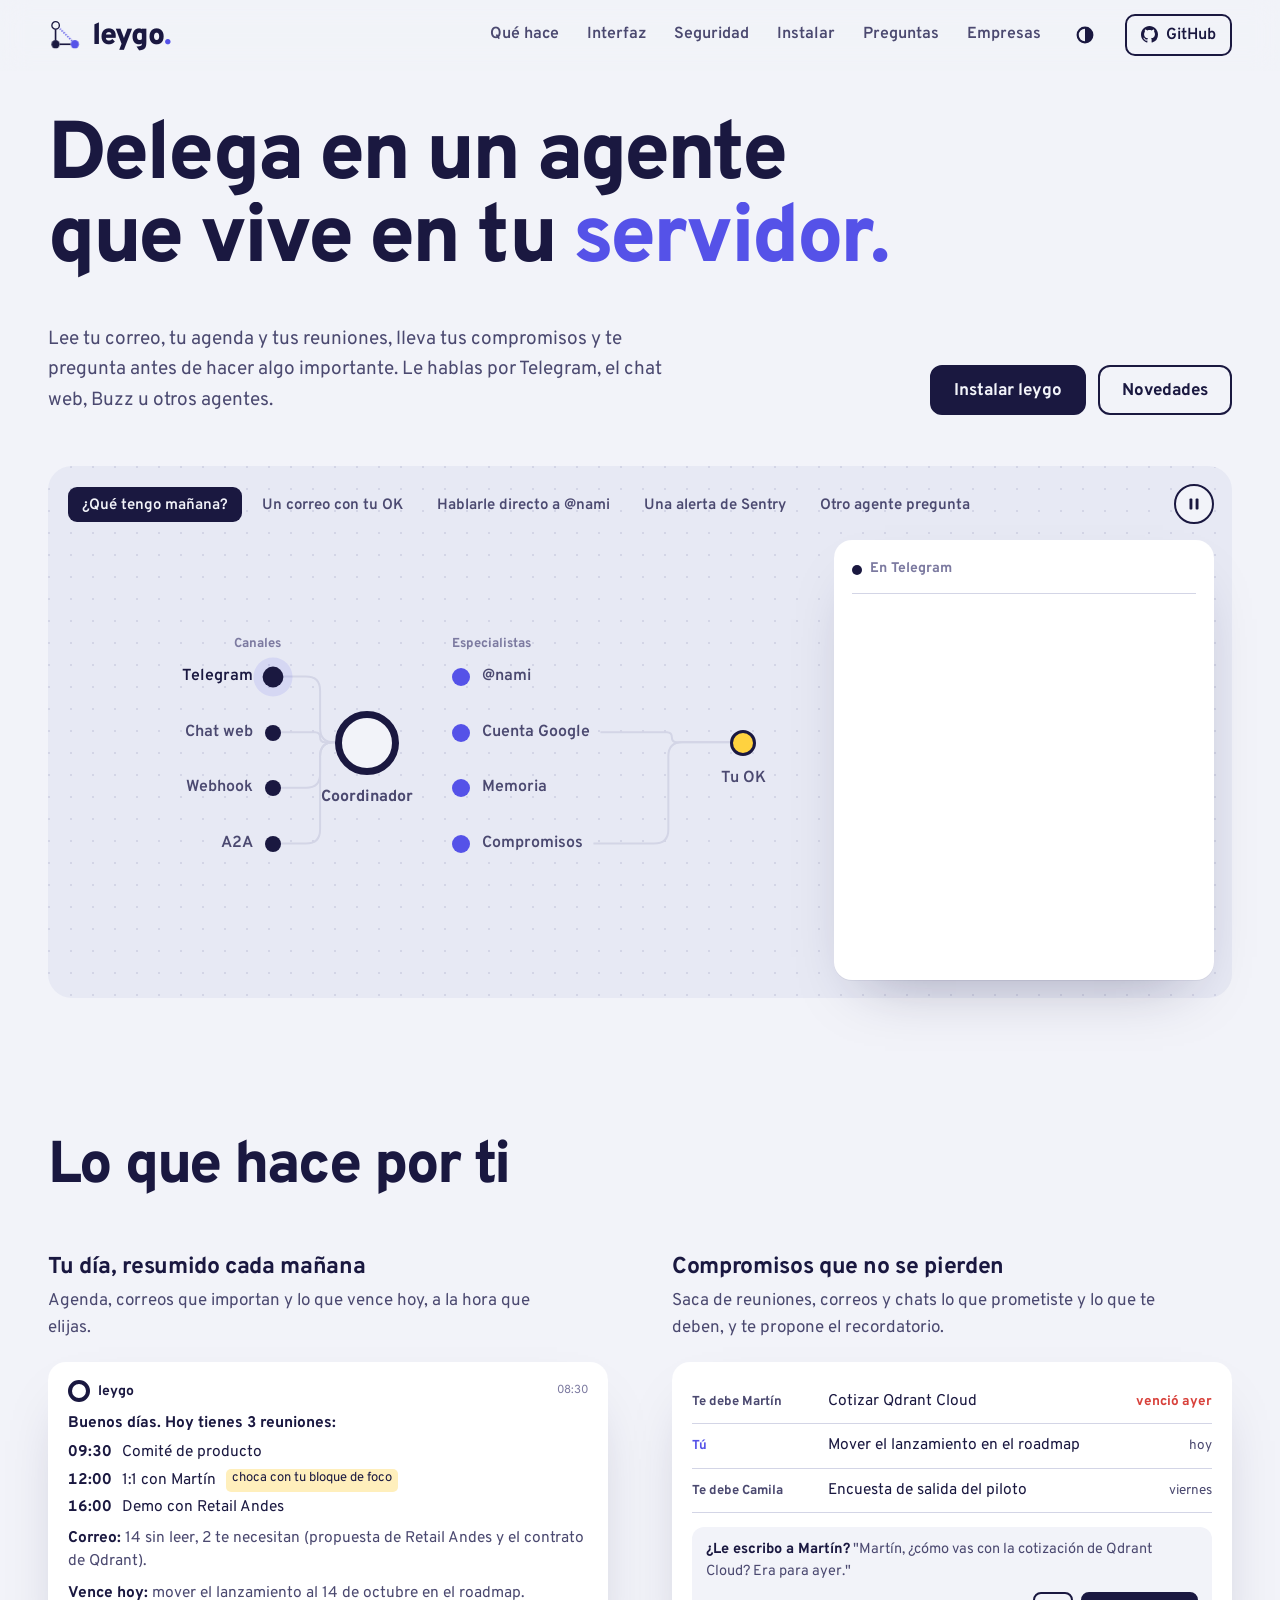
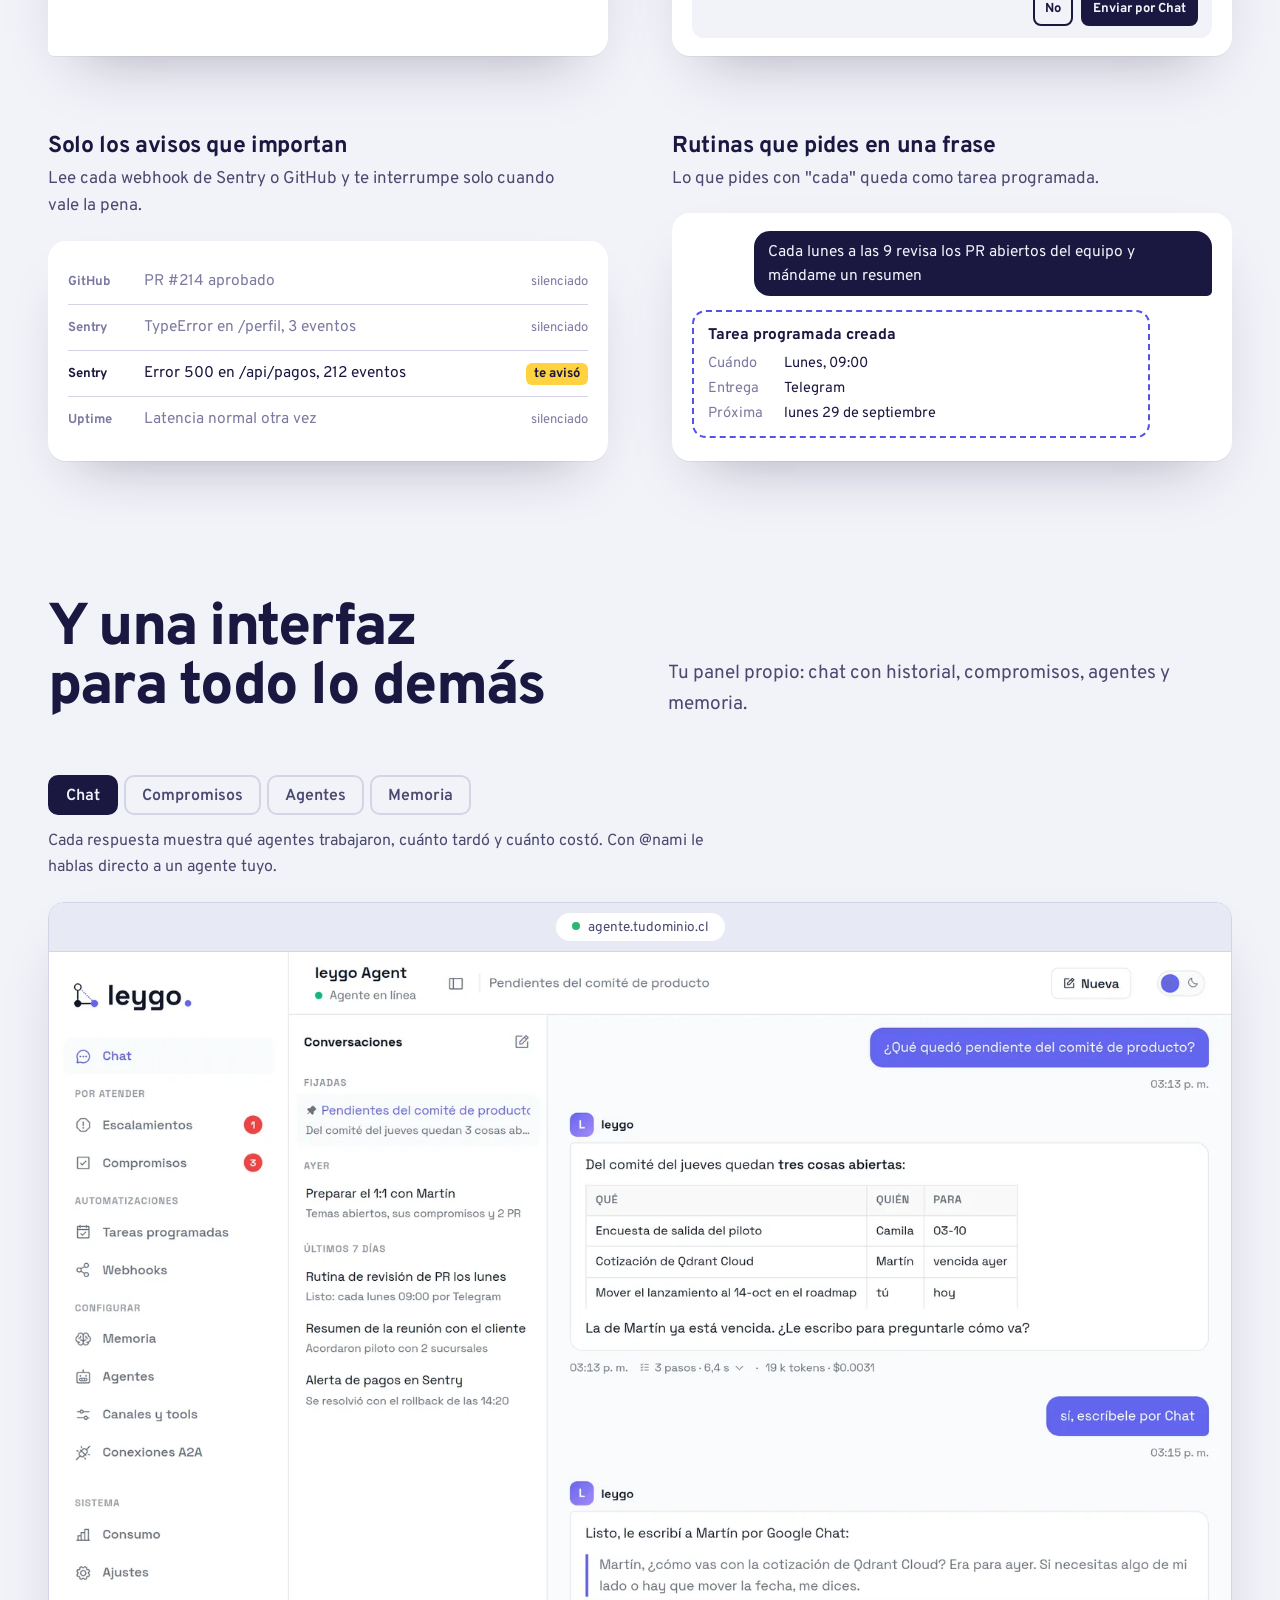
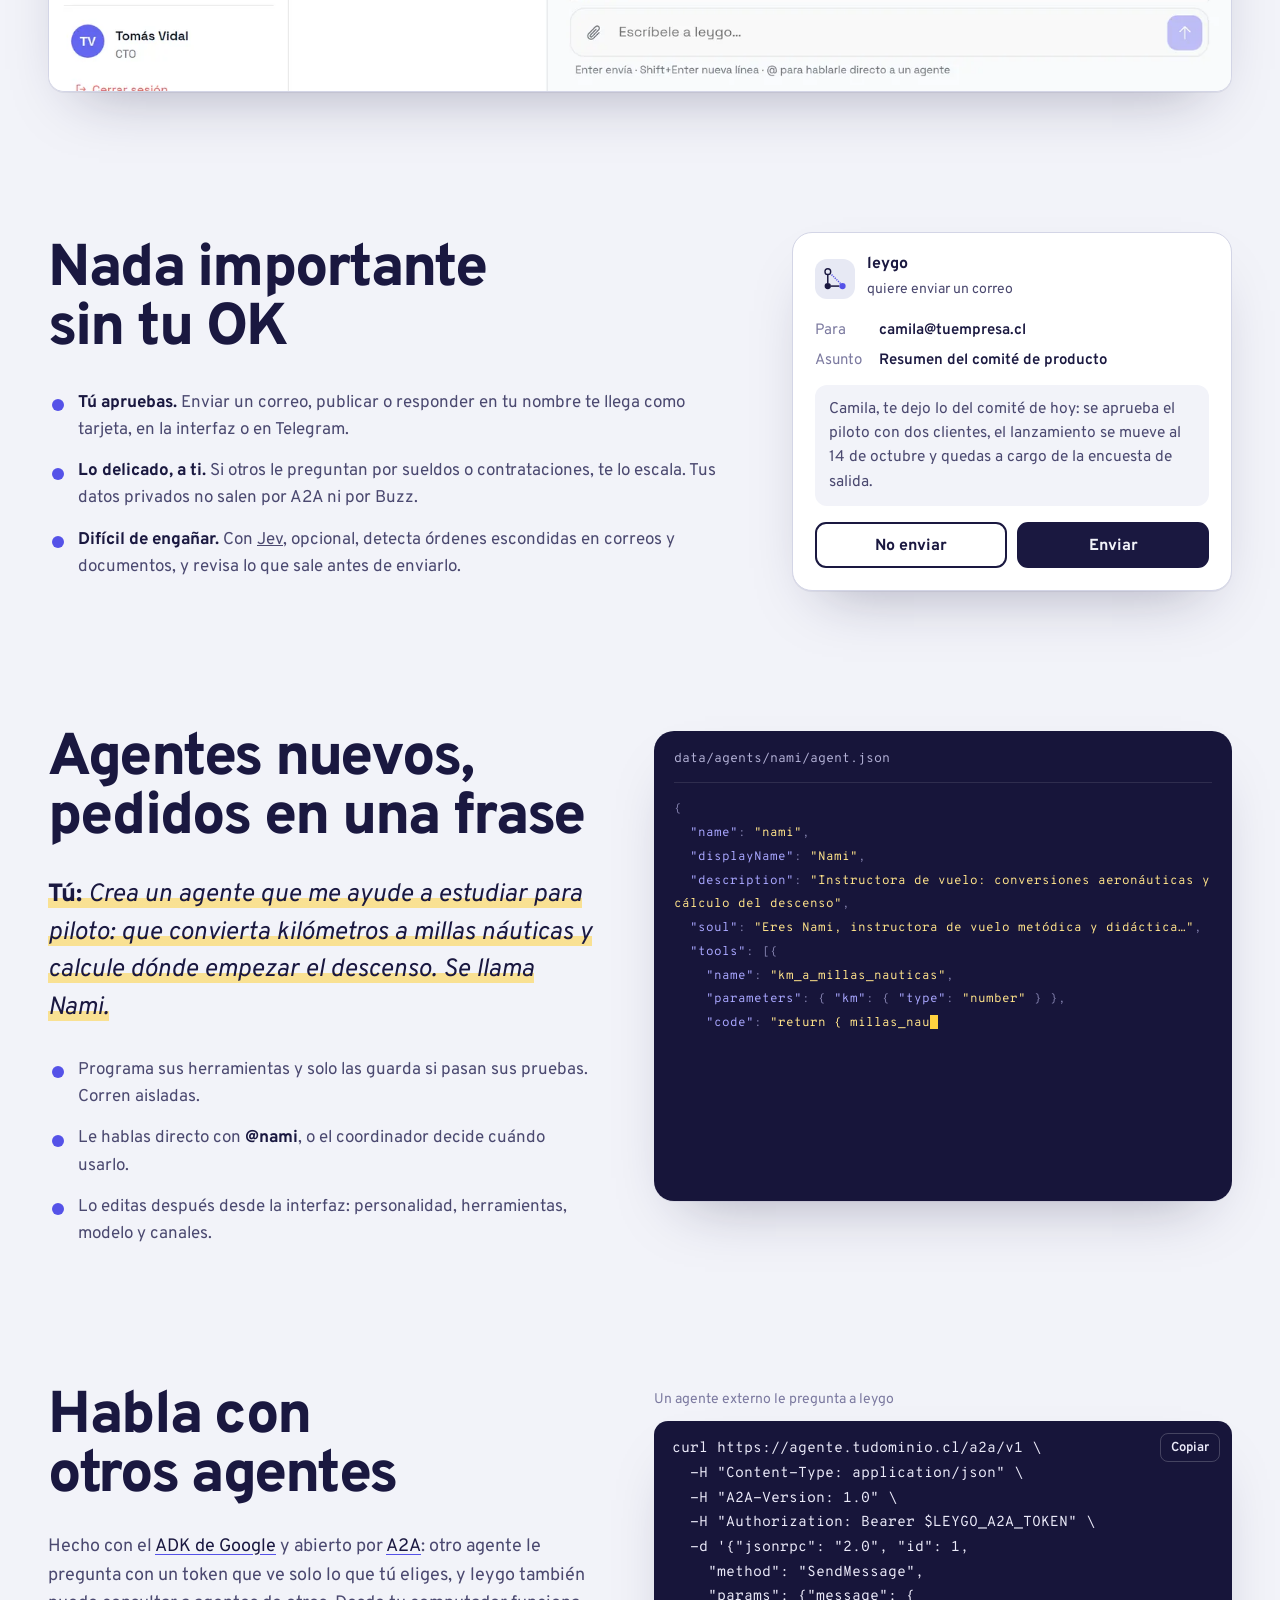
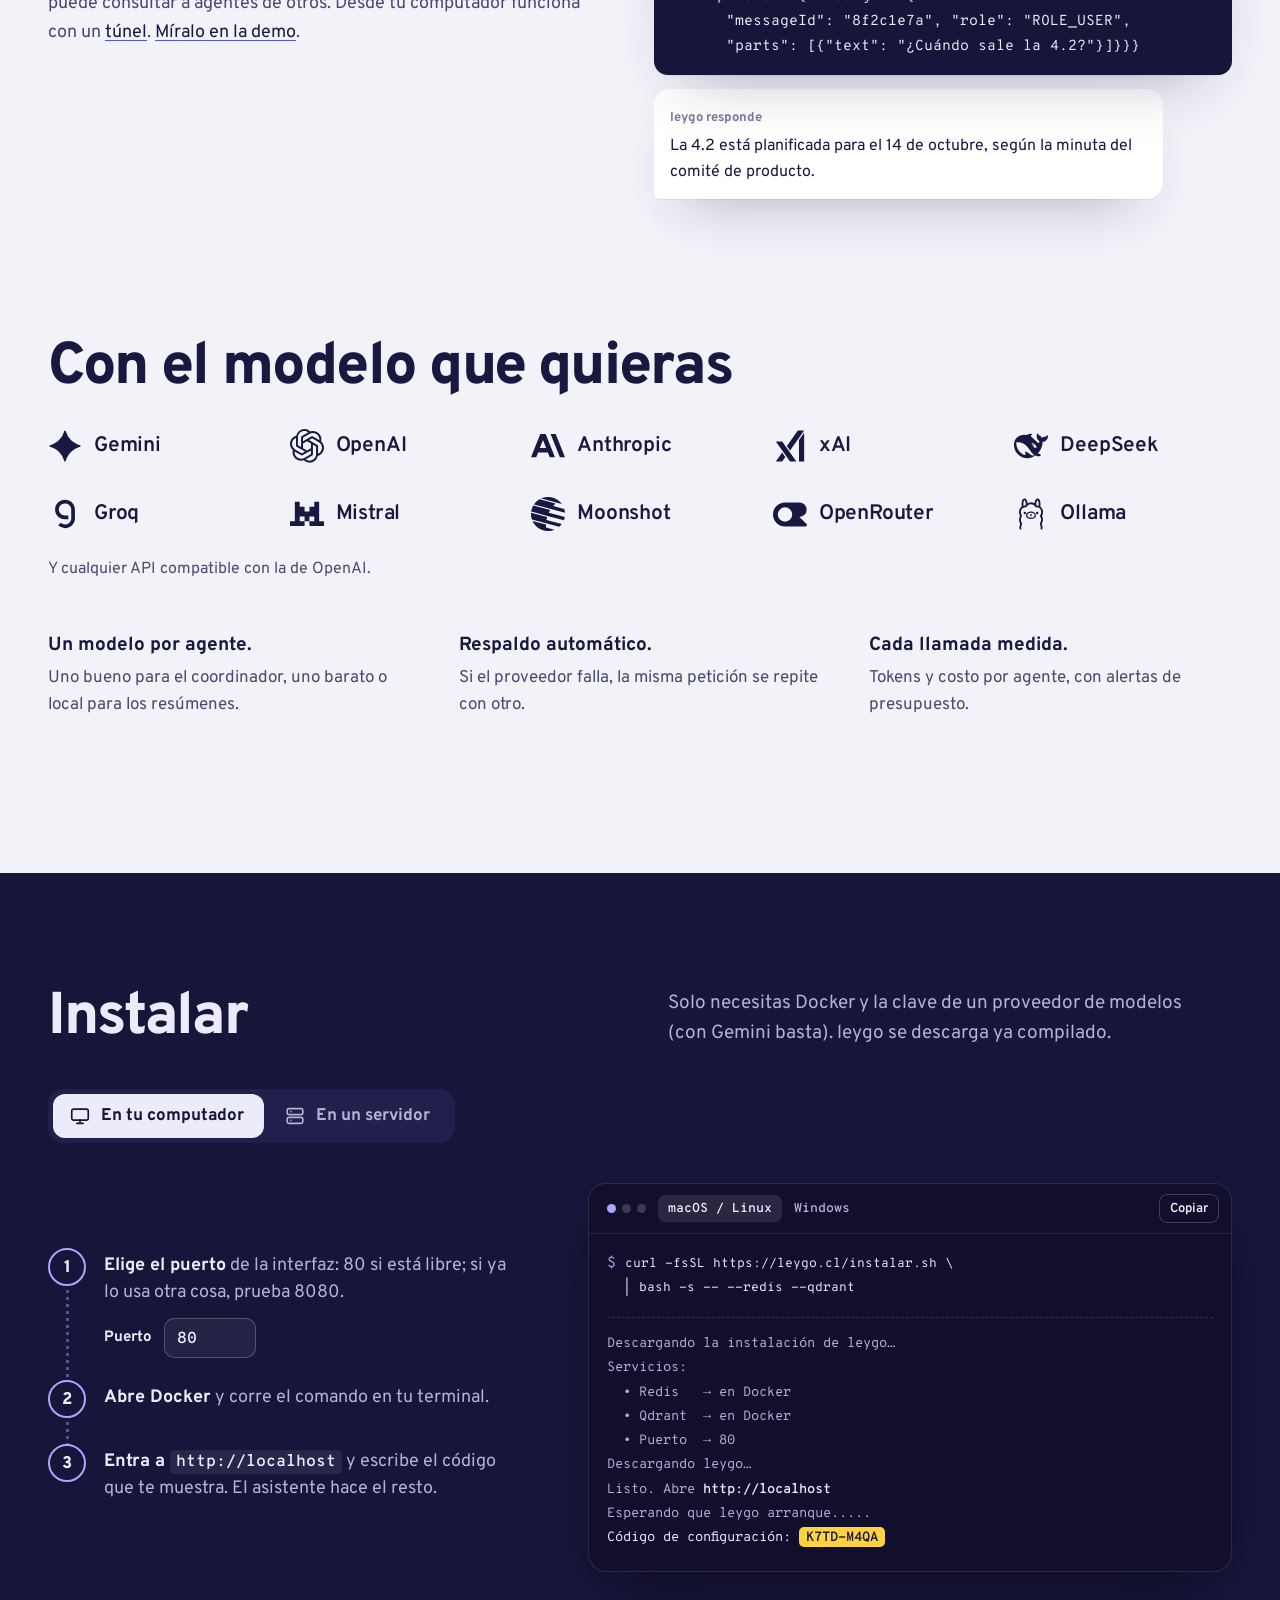
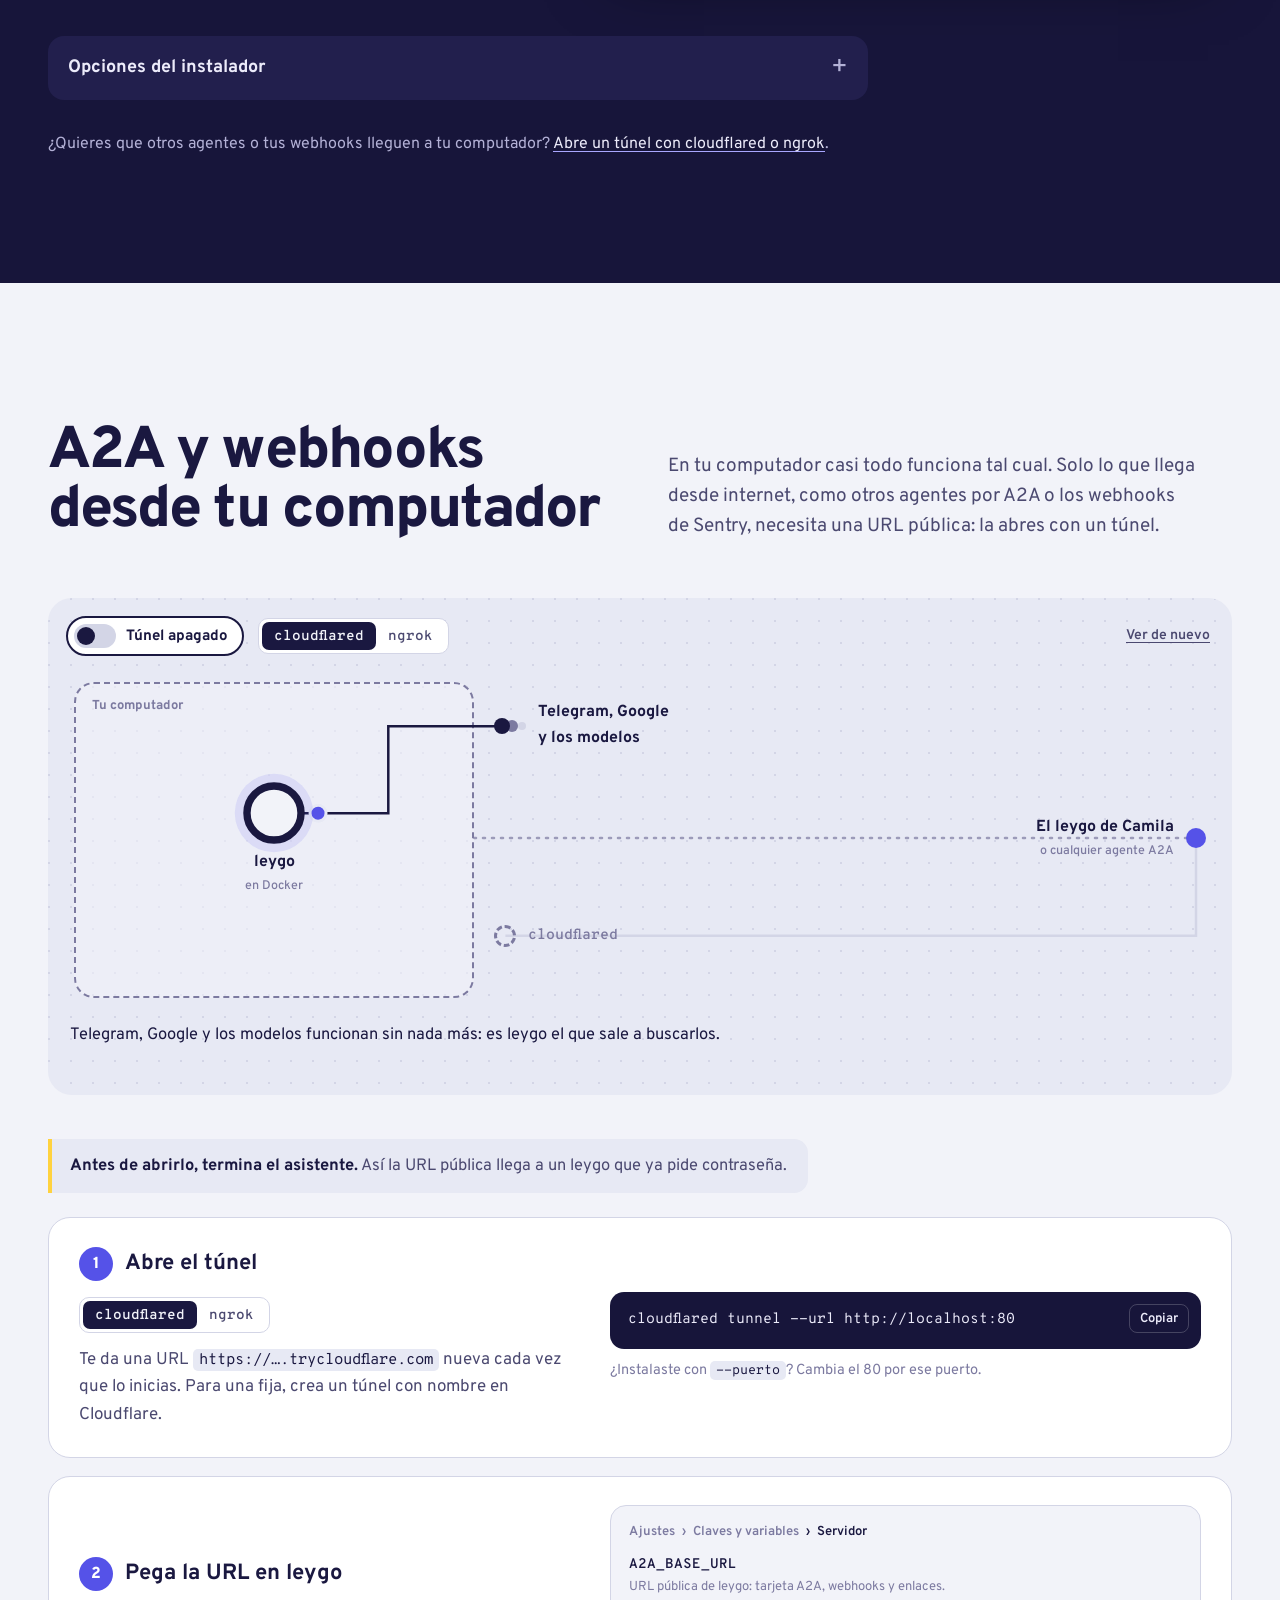
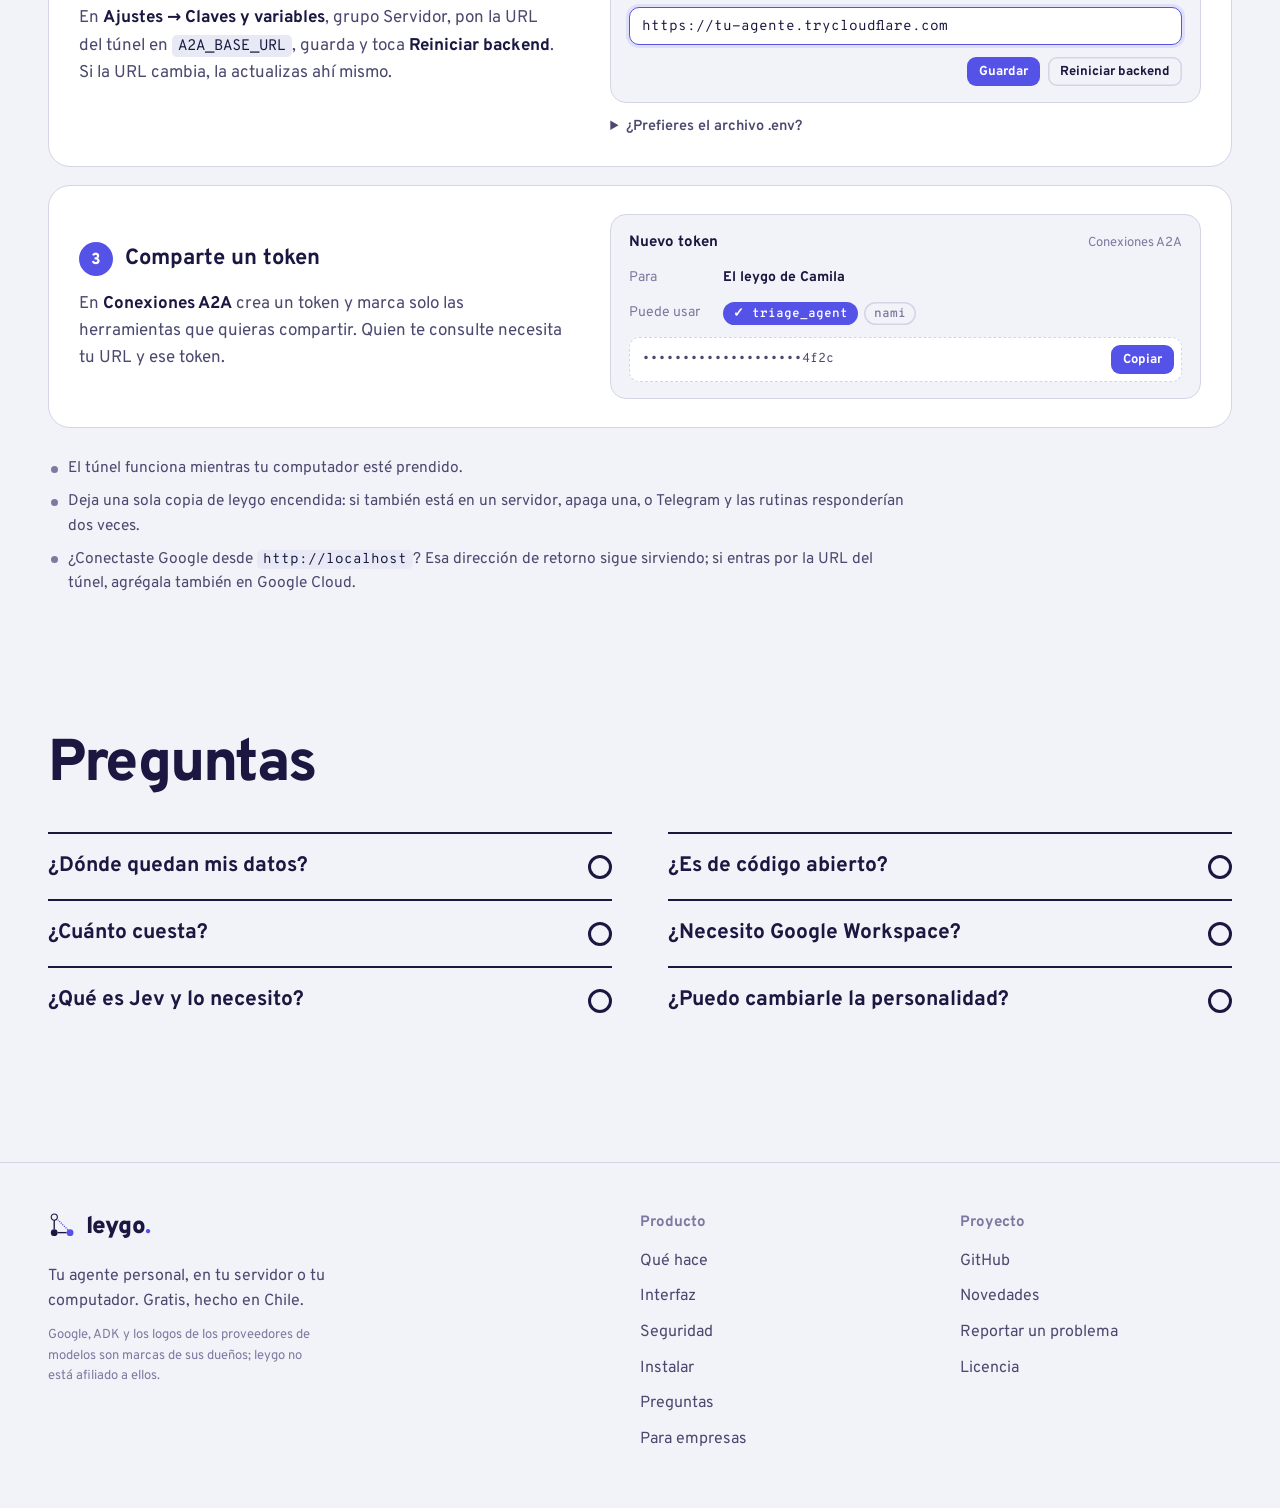
<file: index.html>
<!doctype html>
<html lang="es">
<head>
  <meta charset="utf-8">
  <meta name="viewport" content="width=device-width, initial-scale=1">
  <title>leygo, tu agente personal en tu servidor o tu computador</title>
  <meta name="description" content="leygo es un agente personal gratuito: lee tu correo, tu calendario y tus reuniones, lleva tus compromisos y te pregunta antes de hacer algo importante. Corre en tu servidor o en tu computador, con el modelo que elijas.">
  <meta name="theme-color" content="#F2F3F9">
  <meta property="og:type" content="website">
  <meta property="og:url" content="https://leygo.cl/">
  <meta property="og:title" content="leygo, tu agente personal en tu servidor o tu computador">
  <meta property="og:description" content="Delega en un equipo de agentes que corre en tu servidor o en tu computador. Gratis, con el modelo que elijas.">
  <meta property="og:image" content="https://leygo.cl/og.png">
  <meta name="twitter:card" content="summary_large_image">
  <link rel="icon" href="favicon.svg" type="image/svg+xml">
  <link rel="preload" href="fonts/overpass-latin-wght-normal.woff2" as="font" type="font/woff2" crossorigin>
  <link rel="stylesheet" href="styles.css?v=20261001a">
  <script>(function () { var d = document.documentElement; d.classList.add('js'); try { var t = localStorage.getItem('leygo-tema'); if (t === 'light' || t === 'dark') d.dataset.theme = t; } catch (e) {} })();</script>
  <script src="app.js?v=20261001a" defer></script>
</head>
<body>
  <a class="saltar" href="#contenido">Saltar al contenido</a>

  <div class="cabecera-fija">
  <header class="cabecera">
    <a class="marca" href="#" aria-label="leygo, inicio">
      <svg class="logo" viewBox="0 0 226.772 226.772" aria-hidden="true">
        <circle class="l-anillo" cx="50.827" cy="49.444" r="24.941" pathLength="1" />
        <line class="l-vertical" x1="50.386" y1="147.693" x2="50.386" y2="74.386" pathLength="1" />
        <line class="l-horizontal" x1="77.886" y1="175.193" x2="151.193" y2="175.193" pathLength="1" />
        <line class="l-ruta" x1="161.444" y1="152.791" x2="80.705" y2="72.051" />
        <circle class="l-nodo" cx="50.386" cy="175.193" r="27.5" />
        <circle class="l-nodo l-nodo-acento" cx="178.693" cy="175.193" r="27.5" />
      </svg>
      <span class="marca-texto">leygo</span>
    </a>
    <nav class="nav" aria-label="Secciones">
      <a href="#que-hace">Qué hace</a>
      <a href="#interfaz">Interfaz</a>
      <a href="#seguridad">Seguridad</a>
      <a href="#instalar">Instalar</a>
      <a href="#preguntas">Preguntas</a>
      <a href="/business">Empresas</a>
      <button class="tema" type="button" aria-label="Cambiar a modo oscuro" title="Cambiar a modo oscuro">
        <svg viewBox="0 0 24 24" aria-hidden="true"><circle class="t-anillo" cx="12" cy="12" r="8"/><path class="t-mitad" d="M12 4a8 8 0 0 1 0 16z"/></svg>
      </button>
      <a class="nav-github" href="https://github.com/JesusMaster/leygo">
        <svg viewBox="0 0 16 16" aria-hidden="true"><path fill="currentColor" d="M8 0C3.58 0 0 3.58 0 8c0 3.54 2.29 6.53 5.47 7.59.4.07.55-.17.55-.38 0-.19-.01-.82-.01-1.49-2.01.37-2.53-.49-2.69-.94-.09-.23-.48-.94-.82-1.13-.28-.15-.68-.52-.01-.53.63-.01 1.08.58 1.23.82.72 1.21 1.87.87 2.33.66.07-.52.28-.87.51-1.07-1.78-.2-3.64-.89-3.64-3.95 0-.87.31-1.59.82-2.15-.08-.2-.36-1.02.08-2.12 0 0 .67-.21 2.2.82.64-.18 1.32-.27 2-.27.68 0 1.36.09 2 .27 1.53-1.04 2.2-.82 2.2-.82.44 1.1.16 1.92.08 2.12.51.56.82 1.27.82 2.15 0 3.07-1.87 3.75-3.65 3.95.29.25.54.73.54 1.48 0 1.07-.01 1.93-.01 2.2 0 .21.15.46.55.38A8.013 8.013 0 0016 8c0-4.42-3.58-8-8-8z"/></svg>
        GitHub
      </a>
    </nav>
  </header>
  </div>

  <main id="contenido">
    <!-- ───────────── Portada ───────────── -->
    <section class="portada" aria-labelledby="titulo">
      <div class="portada-texto">
        <h1 id="titulo" class="titulo">
          <span class="linea"><span>Delega en un agente</span></span>
          <span class="linea"><span>que vive en tu <span class="rota" aria-hidden="true"><span class="rota-p activa">servidor.</span><span class="rota-p">computador.</span></span><span class="solo-lector">servidor o en tu computador.</span></span></span>
        </h1>
        <div class="portada-lado">
          <p class="bajada">Lee tu correo, tu agenda y tus reuniones, lleva tus compromisos y te pregunta antes de hacer algo importante. Le hablas por Telegram, el chat web, Buzz u otros agentes.</p>
          <div class="acciones">
            <a class="boton boton-primario" href="#instalar">Instalar leygo</a>
            <a class="boton boton-secundario" href="https://github.com/JesusMaster/leygo/releases">Novedades</a>
          </div>
        </div>
      </div>

      <!-- Demo: el recorrido de un mensaje -->
      <div class="demo" id="demo">
        <div class="demo-barra">
          <div class="escenas" role="tablist" aria-label="Ejemplos de lo que hace leygo">
            <button role="tab" class="escena" data-escena="agenda" aria-selected="true">¿Qué tengo mañana?</button>
            <button role="tab" class="escena" data-escena="correo" aria-selected="false">Un correo con tu OK</button>
            <button role="tab" class="escena" data-escena="nami" aria-selected="false">Hablarle directo a @nami</button>
            <button role="tab" class="escena" data-escena="alerta" aria-selected="false">Una alerta de Sentry</button>
            <button role="tab" class="escena" data-escena="a2a" aria-selected="false">Otro agente pregunta</button>
          </div>
          <button class="pausa" type="button" aria-pressed="false" aria-label="Pausar la demostración">
            <svg viewBox="0 0 20 20" aria-hidden="true"><rect class="i-pausa" x="5" y="4" width="3.2" height="12" rx="1"/><rect class="i-pausa" x="11.8" y="4" width="3.2" height="12" rx="1"/><path class="i-play" d="M6 4.2v11.6c0 .6.7 1 1.2.7l9-5.8c.5-.3.5-1 0-1.3l-9-5.9C6.7 3.2 6 3.6 6 4.2z"/></svg>
          </button>
        </div>

        <div class="demo-cuerpo">
          <div class="mapa" aria-hidden="true">
            <svg class="mapa-lineas"></svg>
            <div class="columna col-canales">
              <span class="columna-titulo">Canales</span>
              <div class="nodo nodo-canal" data-nodo="telegram"><i></i><span>Telegram</span></div>
              <div class="nodo nodo-canal" data-nodo="chat"><i></i><span>Chat web</span></div>
              <div class="nodo nodo-canal" data-nodo="webhook"><i></i><span>Webhook</span></div>
              <div class="nodo nodo-canal" data-nodo="a2a"><i></i><span>A2A</span></div>
            </div>
            <div class="columna col-coord">
              <div class="nodo nodo-coord" data-nodo="coord"><i></i><span>Coordinador</span></div>
            </div>
            <div class="columna col-agentes">
              <span class="columna-titulo">Especialistas</span>
              <div class="nodo nodo-agente nodo-propio" data-nodo="nami"><i></i><span>@nami</span></div>
              <div class="nodo nodo-agente" data-nodo="google"><i></i><span>Cuenta Google</span></div>
              <div class="nodo nodo-agente" data-nodo="memoria"><i></i><span>Memoria</span></div>
              <div class="nodo nodo-agente" data-nodo="compromisos"><i></i><span>Compromisos</span></div>
            </div>
            <div class="columna col-tu">
              <div class="nodo nodo-tu" data-nodo="tu"><i></i><span>Tu OK</span></div>
            </div>
          </div>

          <div class="relato" aria-live="polite">
            <div class="relato-canal"></div>
            <ol class="relato-lista"></ol>
          </div>
        </div>
      </div>
    </section>

    <!-- ───────────── Qué hace ───────────── -->
    <section class="seccion" id="que-hace" aria-labelledby="t-que-hace">
      <div class="seccion-cabeza">
        <h2 id="t-que-hace">Lo que hace por ti</h2>
      </div>

      <div class="piezas">
        <article class="pieza">
          <div class="pieza-texto">
            <h3>Tu día, resumido cada mañana</h3>
            <p>Agenda, correos que importan y lo que vence hoy, a la hora que elijas.</p>
          </div>
          <div class="muestra muestra-mensaje" aria-label="Ejemplo de resumen matutino">
            <div class="mm-cab"><span class="mm-avatar"></span><b>leygo</b><small>08:30</small></div>
            <p><b>Buenos días. Hoy tienes 3 reuniones:</b></p>
            <ul>
              <li><time>09:30</time> Comité de producto</li>
              <li><time>12:00</time> 1:1 con Martín <em>choca con tu bloque de foco</em></li>
              <li><time>16:00</time> Demo con Retail Andes</li>
            </ul>
            <p><b>Correo:</b> 14 sin leer, 2 te necesitan (propuesta de Retail Andes y el contrato de Qdrant).</p>
            <p><b>Vence hoy:</b> mover el lanzamiento al 14 de octubre en el roadmap.</p>
          </div>
        </article>

        <article class="pieza">
          <div class="pieza-texto">
            <h3>Compromisos que no se pierden</h3>
            <p>Saca de reuniones, correos y chats lo que prometiste y lo que te deben, y te propone el recordatorio.</p>
          </div>
          <div class="muestra muestra-lista" aria-label="Ejemplo de lista de compromisos">
            <div class="ml-fila vencido"><span class="ml-quien">Te debe Martín</span><span class="ml-que">Cotizar Qdrant Cloud</span><span class="ml-cuando">venció ayer</span></div>
            <div class="ml-fila"><span class="ml-quien tuyo">Tú</span><span class="ml-que">Mover el lanzamiento en el roadmap</span><span class="ml-cuando">hoy</span></div>
            <div class="ml-fila"><span class="ml-quien">Te debe Camila</span><span class="ml-que">Encuesta de salida del piloto</span><span class="ml-cuando">viernes</span></div>
            <div class="ml-propuesta">
              <p><b>¿Le escribo a Martín?</b> "Martín, ¿cómo vas con la cotización de Qdrant Cloud? Era para ayer."</p>
              <div class="ml-acciones"><span class="mini-boton">No</span><span class="mini-boton si">Enviar por Chat</span></div>
            </div>
          </div>
        </article>

        <article class="pieza">
          <div class="pieza-texto">
            <h3>Solo los avisos que importan</h3>
            <p>Lee cada webhook de Sentry o GitHub y te interrumpe solo cuando vale la pena.</p>
          </div>
          <div class="muestra muestra-registro" aria-label="Ejemplo de registro de webhooks">
            <div class="mr-fila"><span class="mr-origen">GitHub</span><span class="mr-evento">PR #214 aprobado</span><span class="mr-decision">silenciado</span></div>
            <div class="mr-fila"><span class="mr-origen">Sentry</span><span class="mr-evento">TypeError en /perfil, 3 eventos</span><span class="mr-decision">silenciado</span></div>
            <div class="mr-fila aviso"><span class="mr-origen">Sentry</span><span class="mr-evento">Error 500 en /api/pagos, 212 eventos</span><span class="mr-decision">te avisó</span></div>
            <div class="mr-fila"><span class="mr-origen">Uptime</span><span class="mr-evento">Latencia normal otra vez</span><span class="mr-decision">silenciado</span></div>
          </div>
        </article>

        <article class="pieza">
          <div class="pieza-texto">
            <h3>Rutinas que pides en una frase</h3>
            <p>Lo que pides con "cada" queda como tarea programada.</p>
          </div>
          <div class="muestra muestra-rutina" aria-label="Ejemplo de rutina creada desde el chat">
            <p class="mr-tu">Cada lunes a las 9 revisa los PR abiertos del equipo y mándame un resumen</p>
            <div class="mr-tarea">
              <b>Tarea programada creada</b>
              <dl>
                <div><dt>Cuándo</dt><dd>Lunes, 09:00</dd></div>
                <div><dt>Entrega</dt><dd>Telegram</dd></div>
                <div><dt>Próxima</dt><dd>lunes 29 de septiembre</dd></div>
              </dl>
            </div>
          </div>
        </article>
      </div>
    </section>

    <!-- ───────────── Interfaz ───────────── -->
    <section class="seccion seccion-interfaz" id="interfaz" aria-labelledby="t-interfaz">
      <div class="seccion-cabeza">
        <h2 id="t-interfaz">Y una interfaz para todo lo demás</h2>
        <p>Tu panel propio: chat con historial, compromisos, agentes y memoria.</p>
      </div>
      <div class="vistas" role="tablist" aria-label="Pantallas de la interfaz">
        <button role="tab" class="vista" aria-selected="true" aria-controls="pantalla" data-vista="chat">Chat</button>
        <button role="tab" class="vista" aria-selected="false" aria-controls="pantalla" data-vista="compromisos" tabindex="-1">Compromisos</button>
        <button role="tab" class="vista" aria-selected="false" aria-controls="pantalla" data-vista="agentes" tabindex="-1">Agentes</button>
        <button role="tab" class="vista" aria-selected="false" aria-controls="pantalla" data-vista="memoria" tabindex="-1">Memoria</button>
      </div>
      <p class="vista-nota" aria-live="polite">Cada respuesta muestra qué agentes trabajaron, cuánto tardó y cuánto costó. Con @nami le hablas directo a un agente tuyo.</p>
      <figure class="marco" id="pantalla" role="tabpanel">
        <div class="marco-barra"><span class="marco-url">agente.tudominio.cl</span></div>
        <div class="marco-pantalla">
          <img class="solo-claro" src="img/chat-light.webp" width="1600" height="1000" alt="Chat de leygo con una tabla de pendientes del comité y una respuesta directa del agente Nami" loading="lazy" decoding="async">
          <img class="solo-oscuro" src="img/chat-dark.webp" width="1600" height="1000" alt="Chat de leygo con una tabla de pendientes del comité y una respuesta directa del agente Nami" loading="lazy" decoding="async">
        </div>
      </figure>
    </section>

    <!-- ───────────── Seguridad ───────────── -->
    <section class="seccion seccion-ok" id="seguridad" aria-labelledby="t-ok">
      <div class="ok-texto">
        <h2 id="t-ok">Nada importante sin tu OK</h2>
        <ul class="puntos">
          <li><b>Tú apruebas.</b> Enviar un correo, publicar o responder en tu nombre te llega como tarjeta, en la interfaz o en Telegram.</li>
          <li><b>Lo delicado, a ti.</b> Si otros le preguntan por sueldos o contrataciones, te lo escala. Tus datos privados no salen por A2A ni por Buzz.</li>
          <li><b>Difícil de engañar.</b> Con <a href="#p-jev">Jev</a>, opcional, detecta órdenes escondidas en correos y documentos, y revisa lo que sale antes de enviarlo.</li>
        </ul>
      </div>
      <div class="tarjeta-ok" data-estado="esperando">
        <div class="tarjeta-cab">
          <svg viewBox="0 0 226.772 226.772" class="tarjeta-logo" aria-hidden="true"><circle cx="50.827" cy="49.444" r="24.941" class="tl-anillo"/><line x1="50.386" y1="147.693" x2="50.386" y2="74.386" class="tl-linea"/><line x1="77.886" y1="175.193" x2="151.193" y2="175.193" class="tl-linea"/><line x1="161.444" y1="152.791" x2="80.705" y2="72.051" class="tl-ruta"/><circle cx="50.386" cy="175.193" r="27.5" class="tl-nodo"/><circle cx="178.693" cy="175.193" r="27.5" class="tl-acento"/></svg>
          <div>
            <b>leygo</b>
            <small>quiere enviar un correo</small>
          </div>
        </div>
        <dl class="tarjeta-datos">
          <div><dt>Para</dt><dd>camila@tuempresa.cl</dd></div>
          <div><dt>Asunto</dt><dd>Resumen del comité de producto</dd></div>
        </dl>
        <p class="tarjeta-cuerpo">Camila, te dejo lo del comité de hoy: se aprueba el piloto con dos clientes, el lanzamiento se mueve al 14 de octubre y quedas a cargo de la encuesta de salida.</p>
        <div class="tarjeta-acciones">
          <button type="button" class="boton-tarjeta no" data-decision="no">No enviar</button>
          <button type="button" class="boton-tarjeta si" data-decision="si">Enviar</button>
        </div>
        <p class="tarjeta-resultado" aria-live="polite"></p>
      </div>
    </section>

    <!-- ───────────── Agentes nuevos ───────────── -->
    <section class="seccion seccion-agentes" aria-labelledby="t-agentes">
      <div class="agentes-texto">
        <h2 id="t-agentes">Agentes nuevos, pedidos en una frase</h2>
        <blockquote class="pedido">Crea un agente que me ayude a estudiar para piloto: que convierta kilómetros a millas náuticas y calcule dónde empezar el descenso. Se llama Nami.</blockquote>
        <ul class="puntos">
          <li>Programa sus herramientas y solo las guarda si pasan sus pruebas. Corren aisladas.</li>
          <li>Le hablas directo con <b>@nami</b>, o el coordinador decide cuándo usarlo.</li>
          <li>Lo editas después desde la interfaz: personalidad, herramientas, modelo y canales.</li>
        </ul>
      </div>
      <figure class="manifiesto" aria-label="Manifiesto del agente Nami, generado por leygo">
        <figcaption>data/agents/nami/agent.json</figcaption>
        <pre><code id="manifiesto-codigo"></code></pre>
      </figure>
    </section>

    <!-- ───────────── ADK + A2A ───────────── -->
    <section class="seccion seccion-a2a" id="adk-a2a" aria-labelledby="t-a2a">
      <div class="a2a-texto">
        <h2 id="t-a2a">Habla con otros agentes</h2>
        <p>Hecho con el <a href="https://google.github.io/adk-docs/">ADK de Google</a> y abierto por <a href="https://a2a-protocol.org/">A2A</a>: otro agente le pregunta con un token que ve solo lo que tú eliges, y leygo también puede consultar a agentes de otros. Desde tu computador funciona con un <a href="#local">túnel</a>. <a href="#demo" data-ir-escena="a2a">Míralo en la demo</a>.</p>
      </div>
      <figure class="a2a-codigo">
        <figcaption>Un agente externo le pregunta a leygo</figcaption>
        <div class="terminal"><pre><code>curl https://agente.tudominio.cl/a2a/v1 \
  -H "Content-Type: application/json" \
  -H "A2A-Version: 1.0" \
  -H "Authorization: Bearer $LEYGO_A2A_TOKEN" \
  -d '{"jsonrpc": "2.0", "id": 1,
    "method": "SendMessage",
    "params": {"message": {
      "messageId": "8f2c1e7a", "role": "ROLE_USER",
      "parts": [{"text": "¿Cuándo sale la 4.2?"}]}}}'</code></pre><button class="copiar" type="button">Copiar</button></div>
        <div class="a2a-respuesta">
          <span>leygo responde</span>
          <p>La 4.2 está planificada para el 14 de octubre, según la minuta del comité de producto.</p>
        </div>
      </figure>
    </section>

    <!-- ───────────── Modelos ───────────── -->
    <section class="seccion seccion-modelos" aria-labelledby="t-modelos">
      <h2 id="t-modelos">Con el modelo que quieras</h2>
      <ul class="proveedores" aria-label="Proveedores de modelos compatibles">
        <li><svg class="prov-logo" aria-hidden="true" focusable="false" fill="currentColor" fill-rule="evenodd" viewBox="0 0 24 24" xmlns="http://www.w3.org/2000/svg"><path d="M20.616 10.835a14.147 14.147 0 01-4.45-3.001 14.111 14.111 0 01-3.678-6.452.503.503 0 00-.975 0 14.134 14.134 0 01-3.679 6.452 14.155 14.155 0 01-4.45 3.001c-.65.28-1.318.505-2.002.678a.502.502 0 000 .975c.684.172 1.35.397 2.002.677a14.147 14.147 0 014.45 3.001 14.112 14.112 0 013.679 6.453.502.502 0 00.975 0c.172-.685.397-1.351.677-2.003a14.145 14.145 0 013.001-4.45 14.113 14.113 0 016.453-3.678.503.503 0 000-.975 13.245 13.245 0 01-2.003-.678z"></path></svg><span>Gemini</span></li>
        <li><svg class="prov-logo" aria-hidden="true" focusable="false" fill="currentColor" fill-rule="evenodd" viewBox="0 0 24 24" xmlns="http://www.w3.org/2000/svg"><path d="M9.205 8.658v-2.26c0-.19.072-.333.238-.428l4.543-2.616c.619-.357 1.356-.523 2.117-.523 2.854 0 4.662 2.212 4.662 4.566 0 .167 0 .357-.024.547l-4.71-2.759a.797.797 0 00-.856 0l-5.97 3.473zm10.609 8.8V12.06c0-.333-.143-.57-.429-.737l-5.97-3.473 1.95-1.118a.433.433 0 01.476 0l4.543 2.617c1.309.76 2.189 2.378 2.189 3.948 0 1.808-1.07 3.473-2.76 4.163zM7.802 12.703l-1.95-1.142c-.167-.095-.239-.238-.239-.428V5.899c0-2.545 1.95-4.472 4.591-4.472 1 0 1.927.333 2.712.928L8.23 5.067c-.285.166-.428.404-.428.737v6.898zM12 15.128l-2.795-1.57v-3.33L12 8.658l2.795 1.57v3.33L12 15.128zm1.796 7.23c-1 0-1.927-.332-2.712-.927l4.686-2.712c.285-.166.428-.404.428-.737v-6.898l1.974 1.142c.167.095.238.238.238.428v5.233c0 2.545-1.974 4.472-4.614 4.472zm-5.637-5.303l-4.544-2.617c-1.308-.761-2.188-2.378-2.188-3.948A4.482 4.482 0 014.21 6.327v5.423c0 .333.143.571.428.738l5.947 3.449-1.95 1.118a.432.432 0 01-.476 0zm-.262 3.9c-2.688 0-4.662-2.021-4.662-4.519 0-.19.024-.38.047-.57l4.686 2.71c.286.167.571.167.856 0l5.97-3.448v2.26c0 .19-.07.333-.237.428l-4.543 2.616c-.619.357-1.356.523-2.117.523zm5.899 2.83a5.947 5.947 0 005.827-4.756C22.287 18.339 24 15.84 24 13.296c0-1.665-.713-3.282-1.998-4.448.119-.5.19-.999.19-1.498 0-3.401-2.759-5.947-5.946-5.947-.642 0-1.26.095-1.88.31A5.962 5.962 0 0010.205 0a5.947 5.947 0 00-5.827 4.757C1.713 5.447 0 7.945 0 10.49c0 1.666.713 3.283 1.998 4.448-.119.5-.19 1-.19 1.499 0 3.401 2.759 5.946 5.946 5.946.642 0 1.26-.095 1.88-.309a5.96 5.96 0 004.162 1.713z"></path></svg><span>OpenAI</span></li>
        <li><svg class="prov-logo" aria-hidden="true" focusable="false" fill="currentColor" fill-rule="evenodd" viewBox="0 0 24 24" xmlns="http://www.w3.org/2000/svg"><path d="M13.827 3.52h3.603L24 20h-3.603l-6.57-16.48zm-7.258 0h3.767L16.906 20h-3.674l-1.343-3.461H5.017l-1.344 3.46H0L6.57 3.522zm4.132 9.959L8.453 7.687 6.205 13.48H10.7z"></path></svg><span>Anthropic</span></li>
        <li><svg class="prov-logo" aria-hidden="true" focusable="false" fill="currentColor" fill-rule="evenodd" viewBox="0 0 24 24" xmlns="http://www.w3.org/2000/svg"><path d="M6.469 8.776L16.512 23h-4.464L2.005 8.776H6.47zm-.004 7.9l2.233 3.164L6.467 23H2l4.465-6.324zM22 2.582V23h-3.659V7.764L22 2.582zM22 1l-9.952 14.095-2.233-3.163L17.533 1H22z"></path></svg><span>xAI</span></li>
        <li><svg class="prov-logo" aria-hidden="true" focusable="false" fill="currentColor" fill-rule="evenodd" viewBox="0 0 24 24" xmlns="http://www.w3.org/2000/svg"><path d="M23.748 4.482c-.254-.124-.364.113-.512.234-.051.039-.094.09-.137.136-.372.397-.806.657-1.373.626-.829-.046-1.537.214-2.163.848-.133-.782-.575-1.248-1.247-1.548-.352-.156-.708-.311-.955-.65-.172-.241-.219-.51-.305-.774-.055-.16-.11-.323-.293-.35-.2-.031-.278.136-.356.276-.313.572-.434 1.202-.422 1.84.027 1.436.633 2.58 1.838 3.393.137.093.172.187.129.323-.082.28-.18.552-.266.833-.055.179-.137.217-.329.14a5.526 5.526 0 01-1.736-1.18c-.857-.828-1.631-1.742-2.597-2.458a11.365 11.365 0 00-.689-.471c-.985-.957.13-1.743.388-1.836.27-.098.093-.432-.779-.428-.872.004-1.67.295-2.687.684a3.055 3.055 0 01-.465.137 9.597 9.597 0 00-2.883-.102c-1.885.21-3.39 1.102-4.497 2.623C.082 8.606-.231 10.684.152 12.85c.403 2.284 1.569 4.175 3.36 5.653 1.858 1.533 3.997 2.284 6.438 2.14 1.482-.085 3.133-.284 4.994-1.86.47.234.962.327 1.78.397.63.059 1.236-.03 1.705-.128.735-.156.684-.837.419-.961-2.155-1.004-1.682-.595-2.113-.926 1.096-1.296 2.746-2.642 3.392-7.003.05-.347.007-.565 0-.845-.004-.17.035-.237.23-.256a4.173 4.173 0 001.545-.475c1.396-.763 1.96-2.015 2.093-3.517.02-.23-.004-.467-.247-.588zM11.581 18c-2.089-1.642-3.102-2.183-3.52-2.16-.392.024-.321.471-.235.763.09.288.207.486.371.739.114.167.192.416-.113.603-.673.416-1.842-.14-1.897-.167-1.361-.802-2.5-1.86-3.301-3.307-.774-1.393-1.224-2.887-1.298-4.482-.02-.386.093-.522.477-.592a4.696 4.696 0 011.529-.039c2.132.312 3.946 1.265 5.468 2.774.868.86 1.525 1.887 2.202 2.891.72 1.066 1.494 2.082 2.48 2.914.348.292.625.514.891.677-.802.09-2.14.11-3.054-.614zm1-6.44a.306.306 0 01.415-.287.302.302 0 01.2.288.306.306 0 01-.31.307.303.303 0 01-.304-.308zm3.11 1.596c-.2.081-.399.151-.59.16a1.245 1.245 0 01-.798-.254c-.274-.23-.47-.358-.552-.758a1.73 1.73 0 01.016-.588c.07-.327-.008-.537-.239-.727-.187-.156-.426-.199-.688-.199a.559.559 0 01-.254-.078c-.11-.054-.2-.19-.114-.358.028-.054.16-.186.192-.21.356-.202.767-.136 1.146.016.352.144.618.408 1.001.782.391.451.462.576.685.914.176.265.336.537.445.848.067.195-.019.354-.25.452z"></path></svg><span>DeepSeek</span></li>
        <li><svg class="prov-logo" aria-hidden="true" focusable="false" fill="currentColor" fill-rule="evenodd" viewBox="0 0 24 24" xmlns="http://www.w3.org/2000/svg"><path d="M12.036 2c-3.853-.035-7 3-7.036 6.781-.035 3.782 3.055 6.872 6.908 6.907h2.42v-2.566h-2.292c-2.407.028-4.38-1.866-4.408-4.23-.029-2.362 1.901-4.298 4.308-4.326h.1c2.407 0 4.358 1.915 4.365 4.278v6.305c0 2.342-1.944 4.25-4.323 4.279a4.375 4.375 0 01-3.033-1.252l-1.851 1.818A7 7 0 0012.029 22h.092c3.803-.056 6.858-3.083 6.879-6.816v-6.5C18.907 4.963 15.817 2 12.036 2z"></path></svg><span>Groq</span></li>
        <li><svg class="prov-logo" aria-hidden="true" focusable="false" fill="currentColor" fill-rule="evenodd" viewBox="0 0 24 24" xmlns="http://www.w3.org/2000/svg"><path clip-rule="evenodd" d="M3.428 3.4h3.429v3.428h3.429v3.429h-.002 3.431V6.828h3.427V3.4h3.43v13.714H24v3.429H13.714v-3.428h-3.428v-3.429h-3.43v3.428h3.43v3.429H0v-3.429h3.428V3.4zm10.286 13.715h3.428v-3.429h-3.427v3.429z"></path></svg><span>Mistral</span></li>
        <li><svg class="prov-logo" aria-hidden="true" focusable="false" fill="currentColor" fill-rule="evenodd" viewBox="0 0 24 24" xmlns="http://www.w3.org/2000/svg"><path d="M1.052 16.916l9.539 2.552a21.007 21.007 0 00.06 2.033l5.956 1.593a11.997 11.997 0 01-5.586.865l-.18-.016-.044-.004-.084-.009-.094-.01a11.605 11.605 0 01-.157-.02l-.107-.014-.11-.016a11.962 11.962 0 01-.32-.051l-.042-.008-.075-.013-.107-.02-.07-.015-.093-.019-.075-.016-.095-.02-.097-.023-.094-.022-.068-.017-.088-.022-.09-.024-.095-.025-.082-.023-.109-.03-.062-.02-.084-.025-.093-.028-.105-.034-.058-.019-.08-.026-.09-.031-.066-.024a6.293 6.293 0 01-.044-.015l-.068-.025-.101-.037-.057-.022-.08-.03-.087-.035-.088-.035-.079-.032-.095-.04-.063-.028-.063-.027a5.655 5.655 0 01-.041-.018l-.066-.03-.103-.047-.052-.024-.096-.046-.062-.03-.084-.04-.086-.044-.093-.047-.052-.027-.103-.055-.057-.03-.058-.032a6.49 6.49 0 01-.046-.026l-.094-.053-.06-.034-.051-.03-.072-.041-.082-.05-.093-.056-.052-.032-.084-.053-.061-.039-.079-.05-.07-.047-.053-.035a7.785 7.785 0 01-.054-.036l-.044-.03-.044-.03a6.066 6.066 0 01-.04-.028l-.057-.04-.076-.054-.069-.05-.074-.054-.056-.042-.076-.057-.076-.059-.086-.067-.045-.035-.064-.052-.074-.06-.089-.073-.046-.039-.046-.039a7.516 7.516 0 01-.043-.037l-.045-.04-.061-.053-.07-.062-.068-.06-.062-.058-.067-.062-.053-.05-.088-.084a13.28 13.28 0 01-.099-.097l-.029-.028-.041-.042-.069-.07-.05-.051-.05-.053a6.457 6.457 0 01-.168-.179l-.08-.088-.062-.07-.071-.08-.042-.049-.053-.062-.058-.068-.046-.056a7.175 7.175 0 01-.027-.033l-.045-.055-.066-.082-.041-.052-.05-.064-.02-.025a11.99 11.99 0 01-1.44-2.402zm-1.02-5.794l11.353 3.037a20.468 20.468 0 00-.469 2.011l10.817 2.894a12.076 12.076 0 01-1.845 2.005L.657 15.923l-.016-.046-.035-.104a11.965 11.965 0 01-.05-.153l-.007-.023a11.896 11.896 0 01-.207-.741l-.03-.126-.018-.08-.021-.097-.018-.081-.018-.09-.017-.084-.018-.094c-.026-.141-.05-.283-.071-.426l-.017-.118-.011-.083-.013-.102a12.01 12.01 0 01-.019-.161l-.005-.047a12.12 12.12 0 01-.034-2.145zm1.593-5.15l11.948 3.196c-.368.605-.705 1.231-1.01 1.875l11.295 3.022c-.142.82-.368 1.612-.668 2.365l-11.55-3.09L.124 10.26l.015-.1.008-.049.01-.067.015-.087.018-.098c.026-.148.056-.295.088-.442l.028-.124.02-.085.024-.097c.022-.09.045-.18.07-.268l.028-.102.023-.083.03-.1.025-.082.03-.096.026-.082.031-.095a11.896 11.896 0 011.01-2.232zm4.442-4.4L17.352 4.59a20.77 20.77 0 00-1.688 1.721l7.823 2.093c.267.852.442 1.744.513 2.665L2.106 5.213l.045-.065.027-.04.04-.055.046-.065.055-.076.054-.072.064-.086.05-.065.057-.073.055-.07.06-.074.055-.069.065-.077.054-.066.066-.077.053-.06.072-.082.053-.06.067-.074.054-.058.073-.078.058-.06.063-.067.168-.17.1-.098.059-.056.076-.071a12.084 12.084 0 012.272-1.677zM12.017 0h.097l.082.001.069.001.054.002.068.002.046.001.076.003.047.002.06.003.054.002.087.005.105.007.144.011.088.007.044.004.077.008.082.008.047.005.102.012.05.006.108.014.081.01.042.006.065.01.207.032.07.012.065.011.14.026.092.018.11.022.046.01.075.016.041.01L14.7.3l.042.01.065.015.049.012.071.017.096.024.112.03.113.03.113.032.05.015.07.02.078.024.073.023.05.016.05.016.076.025.099.033.102.036.048.017.064.023.093.034.11.041.116.045.1.04.047.02.06.024.041.018.063.026.04.018.057.025.11.048.1.046.074.035.075.036.06.028.092.046.091.045.102.052.053.028.049.026.046.024.06.033.041.022.052.029.088.05.106.06.087.051.057.034.053.032.096.059.088.055.098.062.036.024.064.041.084.056.04.027.062.042.062.043.023.017c.054.037.108.075.161.114l.083.06.065.048.056.043.086.065.082.064.04.03.05.041.086.069.079.065.085.071c.712.6 1.353 1.283 1.909 2.031L7.222.994l.062-.027.065-.028.081-.034.086-.035c.113-.045.227-.09.341-.131l.096-.035.093-.033.084-.03.096-.031c.087-.03.176-.058.264-.085l.091-.027.086-.025.102-.03.085-.023.1-.026L9.04.37l.09-.023.091-.022.095-.022.09-.02.098-.021.091-.02.095-.018.092-.018.1-.018.091-.016.098-.017.092-.014.097-.015.092-.013.102-.013.091-.012.105-.012.09-.01.105-.01c.093-.01.186-.018.28-.024l.106-.008.09-.005.11-.006.093-.004.1-.004.097-.002.099-.002.197-.002z"></path></svg><span>Moonshot</span></li>
        <li><svg class="prov-logo" aria-hidden="true" focusable="false" fill="currentColor" fill-rule="evenodd" viewBox="0 0 24 24" xmlns="http://www.w3.org/2000/svg"><path d="M18.654 3.87a5.087 5.087 0 110 10.174L23.7 19.09c.64.641.187 1.737-.72 1.737H8.48a8.479 8.479 0 010-16.958h10.175zM8.479 7.26a5.087 5.087 0 100 10.176 5.087 5.087 0 000-10.175z"></path></svg><span>OpenRouter</span></li>
        <li><svg class="prov-logo" aria-hidden="true" focusable="false" fill="currentColor" fill-rule="evenodd" viewBox="0 0 24 24" xmlns="http://www.w3.org/2000/svg"><path d="M7.905 1.09c.216.085.411.225.588.41.295.306.544.744.734 1.263.191.522.315 1.1.362 1.68a5.054 5.054 0 012.049-.636l.051-.004c.87-.07 1.73.087 2.48.474.101.053.2.11.297.17.05-.569.172-1.134.36-1.644.19-.52.439-.957.733-1.264a1.67 1.67 0 01.589-.41c.257-.1.53-.118.796-.042.401.114.745.368 1.016.737.248.337.434.769.561 1.287.23.934.27 2.163.115 3.645l.053.04.026.019c.757.576 1.284 1.397 1.563 2.35.435 1.487.216 3.155-.534 4.088l-.018.021.002.003c.417.762.67 1.567.724 2.4l.002.03c.064 1.065-.2 2.137-.814 3.19l-.007.01.01.024c.472 1.157.62 2.322.438 3.486l-.006.039a.651.651 0 01-.747.536.648.648 0 01-.54-.742c.167-1.033.01-2.069-.48-3.123a.643.643 0 01.04-.617l.004-.006c.604-.924.854-1.83.8-2.72-.046-.779-.325-1.544-.8-2.273a.644.644 0 01.18-.886l.009-.006c.243-.159.467-.565.58-1.12a4.229 4.229 0 00-.095-1.974c-.205-.7-.58-1.284-1.105-1.683-.595-.454-1.383-.673-2.38-.61a.653.653 0 01-.632-.371c-.314-.665-.772-1.141-1.343-1.436a3.288 3.288 0 00-1.772-.332c-1.245.099-2.343.801-2.67 1.686a.652.652 0 01-.61.425c-1.067.002-1.893.252-2.497.703-.522.39-.878.935-1.066 1.588a4.07 4.07 0 00-.068 1.886c.112.558.331 1.02.582 1.269l.008.007c.212.207.257.53.109.785-.36.622-.629 1.549-.673 2.44-.05 1.018.186 1.902.719 2.536l.016.019a.643.643 0 01.095.69c-.576 1.236-.753 2.252-.562 3.052a.652.652 0 01-1.269.298c-.243-1.018-.078-2.184.473-3.498l.014-.035-.008-.012a4.339 4.339 0 01-.598-1.309l-.005-.019a5.764 5.764 0 01-.177-1.785c.044-.91.278-1.842.622-2.59l.012-.026-.002-.002c-.293-.418-.51-.953-.63-1.545l-.005-.024a5.352 5.352 0 01.093-2.49c.262-.915.777-1.701 1.536-2.269.06-.045.123-.09.186-.132-.159-1.493-.119-2.73.112-3.67.127-.518.314-.95.562-1.287.27-.368.614-.622 1.015-.737.266-.076.54-.059.797.042zm4.116 9.09c.936 0 1.8.313 2.446.855.63.527 1.005 1.235 1.005 1.94 0 .888-.406 1.58-1.133 2.022-.62.375-1.451.557-2.403.557-1.009 0-1.871-.259-2.493-.734-.617-.47-.963-1.13-.963-1.845 0-.707.398-1.417 1.056-1.946.668-.537 1.55-.849 2.485-.849zm0 .896a3.07 3.07 0 00-1.916.65c-.461.37-.722.835-.722 1.25 0 .428.21.829.61 1.134.455.347 1.124.548 1.943.548.799 0 1.473-.147 1.932-.426.463-.28.7-.686.7-1.257 0-.423-.246-.89-.683-1.256-.484-.405-1.14-.643-1.864-.643zm.662 1.21l.004.004c.12.151.095.37-.056.49l-.292.23v.446a.375.375 0 01-.376.373.375.375 0 01-.376-.373v-.46l-.271-.218a.347.347 0 01-.052-.49.353.353 0 01.494-.051l.215.172.22-.174a.353.353 0 01.49.051zm-5.04-1.919c.478 0 .867.39.867.871a.87.87 0 01-.868.871.87.87 0 01-.867-.87.87.87 0 01.867-.872zm8.706 0c.48 0 .868.39.868.871a.87.87 0 01-.868.871.87.87 0 01-.867-.87.87.87 0 01.867-.872zM7.44 2.3l-.003.002a.659.659 0 00-.285.238l-.005.006c-.138.189-.258.467-.348.832-.17.692-.216 1.631-.124 2.782.43-.128.899-.208 1.404-.237l.01-.001.019-.034c.046-.082.095-.161.148-.239.123-.771.022-1.692-.253-2.444-.134-.364-.297-.65-.453-.813a.628.628 0 00-.107-.09L7.44 2.3zm9.174.04l-.002.001a.628.628 0 00-.107.09c-.156.163-.32.45-.453.814-.29.794-.387 1.776-.23 2.572l.058.097.008.014h.03a5.184 5.184 0 011.466.212c.086-1.124.038-2.043-.128-2.722-.09-.365-.21-.643-.349-.832l-.004-.006a.659.659 0 00-.285-.239h-.004z"></path></svg><span>Ollama</span></li>
      </ul>
      <p class="proveedores-nota">Y cualquier API compatible con la de OpenAI.</p>
      <div class="modelos-detalle">
        <p><b>Un modelo por agente.</b> Uno bueno para el coordinador, uno barato o local para los resúmenes.</p>
        <p><b>Respaldo automático.</b> Si el proveedor falla, la misma petición se repite con otro.</p>
        <p><b>Cada llamada medida.</b> Tokens y costo por agente, con alertas de presupuesto.</p>
      </div>
    </section>

    <!-- ───────────── Instalar ───────────── -->
    <section class="instalar" id="instalar" aria-labelledby="t-instalar">
      <div class="instalar-dentro">
        <div class="instalar-cabeza">
          <h2 id="t-instalar">Instalar</h2>
          <p>Solo necesitas Docker y la clave de un proveedor de modelos (con Gemini basta). leygo se descarga ya compilado.</p>
        </div>

        <div class="donde" role="tablist" aria-label="Dónde instalar leygo">
          <button type="button" role="tab" id="tab-pc" aria-controls="panel-pc" aria-selected="true"><svg viewBox="0 0 24 24" aria-hidden="true"><rect x="3" y="4.5" width="18" height="12" rx="2"/><path d="M8.5 20h7M12 16.5V20"/></svg>En tu computador</button>
          <button type="button" role="tab" id="tab-srv" aria-controls="panel-srv" aria-selected="false" tabindex="-1"><svg viewBox="0 0 24 24" aria-hidden="true"><rect x="3.5" y="4" width="17" height="6.5" rx="1.8"/><rect x="3.5" y="13.5" width="17" height="6.5" rx="1.8"/><path d="M7.5 7.25h.01M7.5 16.75h.01"/></svg>En un servidor</button>
        </div>

        <div class="donde-panel" id="panel-pc" role="tabpanel" aria-labelledby="tab-pc">
          <h3 class="donde-titulo">En tu computador</h3>
          <ol class="pasos-inst">
            <li><b>Elige el puerto</b> de la interfaz: 80 si está libre; si ya lo usa otra cosa, prueba 8080.
              <span class="puerto-campo"><label for="puerto">Puerto</label><input id="puerto" type="text" inputmode="numeric" pattern="[0-9]*" maxlength="5" value="80" autocomplete="off" aria-describedby="puerto-error"><span id="puerto-error" class="puerto-error" aria-live="polite"></span></span></li>
            <li><span class="so-unix"><b>Abre Docker</b> y corre el comando en tu terminal.</span><span class="so-win"><b>Abre Docker Desktop</b> (con WSL 2) y corre el comando en PowerShell.</span></li>
            <li><b>Entra a <code class="v-url">http://localhost</code></b> y escribe el código que te muestra. El asistente hace el resto.</li>
          </ol>
          <div class="ventana">
            <div class="ventana-barra">
              <div class="so" role="tablist" aria-label="Sistema de tu computador">
                <button type="button" role="tab" id="so-tab-unix" data-so="unix" aria-controls="so-cmd-unix" aria-selected="true">macOS / Linux</button>
                <button type="button" role="tab" id="so-tab-win" data-so="win" aria-controls="so-cmd-win" aria-selected="false" tabindex="-1">Windows</button>
              </div>
              <button class="copiar" type="button">Copiar</button>
            </div>
            <pre class="ventana-cmd so-unix" id="so-cmd-unix" role="tabpanel" aria-labelledby="so-tab-unix"><span class="prompt" aria-hidden="true">$ </span><code>curl -fsSL https://leygo.cl/instalar.sh \
  | bash -s -- <span class="v-opt-puerto"></span>--redis --qdrant</code></pre>
            <pre class="ventana-cmd so-win" id="so-cmd-win" role="tabpanel" aria-labelledby="so-tab-win"><span class="prompt" aria-hidden="true">PS&gt; </span><code>&amp; ([scriptblock]::Create((irm https://leygo.cl/instalar.ps1))) `
  <span class="v-opt-puerto-win"></span>-Redis -Qdrant</code></pre>
            <pre class="salida" aria-label="Lo que verás al terminar"><span style="--i:0">Descargando la instalación de leygo…</span><span style="--i:1">Servicios:</span><span style="--i:2">  • Redis   → en Docker</span><span style="--i:3">  • Qdrant  → en Docker</span><span style="--i:4">  • Puerto  → <span class="v-puerto">80</span></span><span style="--i:5">Descargando leygo…</span><span style="--i:6" class="ok">Listo. Abre <b class="v-url">http://localhost</b></span><span style="--i:7">Esperando que leygo arranque.....</span><span style="--i:8" class="codigo">Código de configuración: <b>K7TD-M4QA</b></span></pre>
          </div>
        </div>

        <div class="donde-panel" id="panel-srv" role="tabpanel" aria-labelledby="tab-srv">
          <h3 class="donde-titulo">En un servidor</h3>
          <ol class="pasos-inst">
            <li><b>Apunta tu dominio</b> a la IP del servidor con un registro A.</li>
            <li><b>Corre el comando</b> en el servidor. Usa los puertos 80 y 443, que el certificado HTTPS necesita, y sale solo.</li>
            <li><b>Entra a tu dominio y escribe el código</b> que te muestra. El asistente hace el resto.</li>
          </ol>
          <div class="ventana">
            <div class="ventana-barra"><span class="ventana-titulo">Terminal</span><button class="copiar" type="button">Copiar</button></div>
            <pre class="ventana-cmd"><span class="prompt" aria-hidden="true">$ </span><code>curl -fsSL https://leygo.cl/instalar.sh \
  | bash -s -- --redis --qdrant \
    --dominio agente.tudominio.cl</code></pre>
            <pre class="salida" aria-label="Lo que verás al terminar"><span style="--i:0">Descargando la instalación de leygo…</span><span style="--i:1">Servicios:</span><span style="--i:2">  • Redis   → en Docker</span><span style="--i:3">  • Qdrant  → en Docker</span><span style="--i:4">  • Dominio → agente.tudominio.cl</span><span style="--i:5">Descargando leygo…</span><span style="--i:6" class="ok">Listo. Abre <b>https://agente.tudominio.cl</b></span><span style="--i:7">Esperando que leygo arranque.....</span><span style="--i:8" class="codigo">Código de configuración: <b>K7TD-M4QA</b></span></pre>
          </div>
        </div>

        <div class="mas">
          <details>
            <summary>Opciones del instalador</summary>
            <p>Dentro de la carpeta <code>leygo</code>:</p>
            <div class="terminal opciones so-unix" role="list" aria-label="Opciones de instalar.sh">
              <div class="op" role="listitem"><code>./instalar.sh</code><span class="com"># actualiza, con la misma selección</span></div>
              <div class="op" role="listitem"><code>./instalar.sh --todo</code><span class="com"># Redis, Qdrant y Ollama en Docker</span></div>
              <div class="op" role="listitem"><code>./instalar.sh --ninguno</code><span class="com"># usa los que ya tienes</span></div>
              <div class="op" role="listitem"><code>./instalar.sh --puerto 8080</code><span class="com"># en http://localhost:8080</span></div>
            </div>
            <div class="terminal opciones so-win" role="list" aria-label="Opciones de instalar.ps1 (Windows)">
              <div class="op" role="listitem"><code>.\instalar.ps1</code><span class="com"># actualiza, con la misma selección</span></div>
              <div class="op" role="listitem"><code>.\instalar.ps1 -Todo</code><span class="com"># Redis, Qdrant y Ollama en Docker</span></div>
              <div class="op" role="listitem"><code>.\instalar.ps1 -Ninguno</code><span class="com"># usa los que ya tienes</span></div>
              <div class="op" role="listitem"><code>.\instalar.ps1 -Puerto 8080</code><span class="com"># en http://localhost:8080</span></div>
            </div>
            <p>¿Un segundo leygo en el mismo equipo? Otra carpeta y otro puerto:</p>
            <div class="terminal so-unix"><pre><code>curl -fsSL https://leygo.cl/instalar.sh \
  | bash -s -- --carpeta leygo-2 \
    --puerto 8080 --redis --qdrant</code></pre><button class="copiar" type="button">Copiar</button></div>
            <div class="terminal so-win"><pre><code>&amp; ([scriptblock]::Create((irm https://leygo.cl/instalar.ps1))) `
  -Carpeta leygo-2 -Puerto 8080 -Redis -Qdrant</code></pre><button class="copiar" type="button">Copiar</button></div>
            <p>¿Perdiste el código de configuración?</p>
            <div class="terminal so-unix"><pre><code>cd leygo/ &amp;&amp; docker compose logs agent \
  | grep -A4 "configuración"</code></pre><button class="copiar" type="button">Copiar</button></div>
            <div class="terminal so-win"><pre><code>cd leygo; docker compose logs agent `
  | Select-String -Context 0,4 "configuraci"</code></pre><button class="copiar" type="button">Copiar</button></div>
          </details>
          <p class="mas-enlace">¿Quieres que otros agentes o tus webhooks lleguen a tu computador? <a href="#local">Abre un túnel con cloudflared o ngrok</a>.</p>
        </div>
      </div>
    </section>

    <!-- ───────────── Túnel (A2A y webhooks en local) ───────────── -->
    <section class="seccion seccion-local" id="local" aria-labelledby="t-local">
      <div class="seccion-cabeza">
        <h2 id="t-local">A2A y webhooks desde tu computador</h2>
        <p>En tu computador casi todo funciona tal cual. Solo lo que llega desde internet, como otros agentes por A2A o los webhooks de Sentry, necesita una URL pública: la abres con un túnel.</p>
      </div>

      <div class="tunel" id="tunel-demo">
        <div class="tunel-barra">
          <button type="button" class="interruptor" aria-pressed="false"><span class="int-pista"><span class="int-bola"></span></span><span class="int-texto">Túnel apagado</span></button>
          <div class="proveedor-tunel" role="radiogroup" aria-label="Herramienta de túnel">
            <button type="button" role="radio" aria-checked="true" data-prov="cloudflared">cloudflared</button>
            <button type="button" role="radio" aria-checked="false" data-prov="ngrok">ngrok</button>
          </div>
          <button type="button" class="tun-repetir">Ver de nuevo</button>
        </div>
        <div class="tun-escenario" aria-hidden="true">
          <svg class="tun-lineas"></svg>
          <div class="tun-caja"><span class="tun-caja-titulo">Tu computador</span>
            <div class="tnodo tn-leygo" data-t="leygo"><i></i><span>leygo<small>en Docker</small></span></div>
          </div>
          <div class="tnodo tn-servicios" data-t="servicios"><i></i><span>Telegram, Google<br>y los modelos</span></div>
          <div class="tnodo tn-borde" data-t="borde"><i></i><span class="tn-borde-nombre">cloudflared</span><span class="tn-url">https://tu-agente.trycloudflare.com</span></div>
          <div class="tnodo tn-otro" data-t="otro"><i></i><span>El leygo de Camila<small>o cualquier agente A2A</small></span></div>
          <span class="tun-bloqueo">Sin URL pública: no te encuentra</span>
        </div>
        <p class="tun-nota" aria-live="polite">Telegram, Google y los modelos funcionan sin nada más: es leygo el que sale a buscarlos.</p>
      </div>

      <p class="tun-antes"><b>Antes de abrirlo, termina el asistente.</b> Así la URL pública llega a un leygo que ya pide contraseña.</p>

      <ol class="tun-pasos">
        <li class="tun-paso">
          <div class="tp-texto">
            <h3>Abre el túnel</h3>
            <div class="proveedor-tunel" role="radiogroup" aria-label="Herramienta de túnel">
              <button type="button" role="radio" aria-checked="true" data-prov="cloudflared">cloudflared</button>
              <button type="button" role="radio" aria-checked="false" data-prov="ngrok">ngrok</button>
            </div>
            <p class="tun-texto-cloudflared">Te da una URL <code>https://….trycloudflare.com</code> nueva cada vez que lo inicias. Para una fija, crea un túnel con nombre en Cloudflare.</p>
            <p class="tun-texto-ngrok" hidden>Te da una URL <code>https://….ngrok-free.app</code>. Tu cuenta gratis incluye un dominio fijo: pásalo con <code>--url</code> y no cambia.</p>
          </div>
          <div class="tp-visual">
            <div class="terminal tun-cmd-cloudflared"><pre><code>cloudflared tunnel --url http://localhost:80</code></pre><button class="copiar" type="button">Copiar</button></div>
            <div class="terminal tun-cmd-ngrok" hidden><pre><code>ngrok http --url=tu-agente.ngrok-free.app 80</code></pre><button class="copiar" type="button">Copiar</button></div>
            <p class="tp-nota">¿Instalaste con <code>--puerto</code>? Cambia el 80 por ese puerto.</p>
          </div>
        </li>

        <li class="tun-paso">
          <div class="tp-texto">
            <h3>Pega la URL en leygo</h3>
            <p>En <b>Ajustes → Claves y variables</b>, grupo Servidor, pon la URL del túnel en <code>A2A_BASE_URL</code>, guarda y toca <b>Reiniciar backend</b>. Si la URL cambia, la actualizas ahí mismo.</p>
          </div>
          <div class="tp-visual">
            <div class="mock-ajustes" aria-hidden="true">
              <div class="ma-ruta"><span>Ajustes</span><span>Claves y variables</span><span>Servidor</span></div>
              <div class="ma-var">
                <code>A2A_BASE_URL</code>
                <small>URL pública de leygo: tarjeta A2A, webhooks y enlaces.</small>
                <span class="ma-campo tun-url-val">https://tu-agente.trycloudflare.com</span>
              </div>
              <div class="ma-acciones"><span class="ma-boton">Guardar</span><span class="ma-boton sec">Reiniciar backend</span></div>
            </div>
            <details class="tp-alt">
              <summary>¿Prefieres el archivo .env?</summary>
              <div class="terminal"><pre><code class="tun-env">A2A_BASE_URL=https://tu-agente.trycloudflare.com</code></pre><button class="copiar" type="button">Copiar</button></div>
              <p class="tp-nota">Y reinicia con <code>docker compose up -d --force-recreate agent</code>. Lo que guardes en Ajustes tiene prioridad sobre el <code>.env</code>.</p>
            </details>
          </div>
        </li>

        <li class="tun-paso">
          <div class="tp-texto">
            <h3>Comparte un token</h3>
            <p>En <b>Conexiones A2A</b> crea un token y marca solo las herramientas que quieras compartir. Quien te consulte necesita tu URL y ese token.</p>
          </div>
          <div class="tp-visual">
            <div class="mock-token" aria-hidden="true">
              <div class="mt-cab"><b>Nuevo token</b><small>Conexiones A2A</small></div>
              <div class="mt-fila"><span>Para</span><b>El leygo de Camila</b></div>
              <div class="mt-fila"><span>Puede usar</span><span class="mt-chips"><span class="mt-chip on">triage_agent</span><span class="mt-chip">nami</span></span></div>
              <div class="mt-token"><code>••••••••••••••••••••4f2c</code><span class="ma-boton">Copiar</span></div>
            </div>
          </div>
        </li>
      </ol>

      <ul class="tun-notas">
        <li>El túnel funciona mientras tu computador esté prendido.</li>
        <li>Deja una sola copia de leygo encendida: si también está en un servidor, apaga una, o Telegram y las rutinas responderían dos veces.</li>
        <li>¿Conectaste Google desde <code>http://localhost</code>? Esa dirección de retorno sigue sirviendo; si entras por la URL del túnel, agrégala también en Google Cloud.</li>
      </ul>
    </section>

    <!-- ───────────── Preguntas ───────────── -->
    <section class="seccion seccion-preguntas" id="preguntas" aria-labelledby="t-preguntas">
      <h2 id="t-preguntas">Preguntas</h2>
      <div class="preguntas">
        <details>
          <summary>¿Dónde quedan mis datos?</summary>
          <p>En tu equipo: la base, Redis y Qdrant son tuyos. Solo sale lo que mandas a los proveedores que activas: el de modelos, el de embeddings y Jev. Con Ollama y sin Jev, no sale nada.</p>
        </details>
        <details>
          <summary>¿Es de código abierto?</summary>
          <p>No. Se distribuye compilado y es gratis para usarlo en tus equipos o en tu organización. No se puede redistribuir ni vender (<a href="licencia.txt">licencia</a>).</p>
        </details>
        <details>
          <summary>¿Cuánto cuesta?</summary>
          <p>leygo es gratis. Pagas lo que consuma el modelo y, si lo quieres en un servidor, el servidor (uno de 2 GB, unos US$12 al mes, anda bien). Para conectar los leygos de un equipo existe la <a href="/business">cuenta empresa</a>, que se paga por puesto.</p>
        </details>
        <details>
          <summary>¿Necesito Google Workspace?</summary>
          <p>No. Sin Google no lee tu correo ni tu calendario, pero todo lo demás funciona igual.</p>
        </details>
        <details id="p-jev">
          <summary>¿Qué es Jev y lo necesito?</summary>
          <p>Un modelo de TypeSafe AI que responde preguntas cerradas con probabilidades. Si lo activas con tu clave, leygo lo usa para detectar órdenes escondidas, revisar lo que sale y elegir especialista o modelo. No lo necesitas: viene apagado.</p>
        </details>
        <details>
          <summary>¿Puedo cambiarle la personalidad?</summary>
          <p>Sí. El asistente te da un prompt para ChatGPT, Claude o Gemini que te entrevista y la arma por ti. Después la cambias cuando quieras desde Ajustes.</p>
        </details>
      </div>
    </section>
  </main>

  <footer class="pie">
    <div class="pie-dentro">
      <div class="pie-marca">
        <a class="marca" href="#" aria-label="leygo, volver arriba">
          <svg class="logo" viewBox="0 0 226.772 226.772" aria-hidden="true">
            <circle class="l-anillo" cx="50.827" cy="49.444" r="24.941" />
            <line class="l-vertical" x1="50.386" y1="147.693" x2="50.386" y2="74.386" />
            <line class="l-horizontal" x1="77.886" y1="175.193" x2="151.193" y2="175.193" />
            <line class="l-ruta" x1="161.444" y1="152.791" x2="80.705" y2="72.051" />
            <circle class="l-nodo" cx="50.386" cy="175.193" r="27.5" />
            <circle class="l-nodo l-nodo-acento" cx="178.693" cy="175.193" r="27.5" />
          </svg>
          <span class="marca-texto">leygo</span>
        </a>
        <p>Tu agente personal, en tu servidor o tu computador. Gratis, hecho en Chile.</p>
        <p class="pie-legal">Google, ADK y los logos de los proveedores de modelos son marcas de sus dueños; leygo no está afiliado a ellos.</p>
      </div>
      <nav class="pie-col" aria-label="Producto">
        <h2>Producto</h2>
        <a href="#que-hace">Qué hace</a>
        <a href="#interfaz">Interfaz</a>
        <a href="#seguridad">Seguridad</a>
        <a href="#instalar">Instalar</a>
        <a href="#preguntas">Preguntas</a>
        <a href="/business">Para empresas</a>
      </nav>
      <nav class="pie-col" aria-label="Proyecto">
        <h2>Proyecto</h2>
        <a href="https://github.com/JesusMaster/leygo">GitHub</a>
        <a href="https://github.com/JesusMaster/leygo/releases">Novedades</a>
        <a href="https://github.com/JesusMaster/leygo/issues">Reportar un problema</a>
        <a href="licencia.txt">Licencia</a>
      </nav>
    </div>
  </footer>
</body>
</html>
</file>
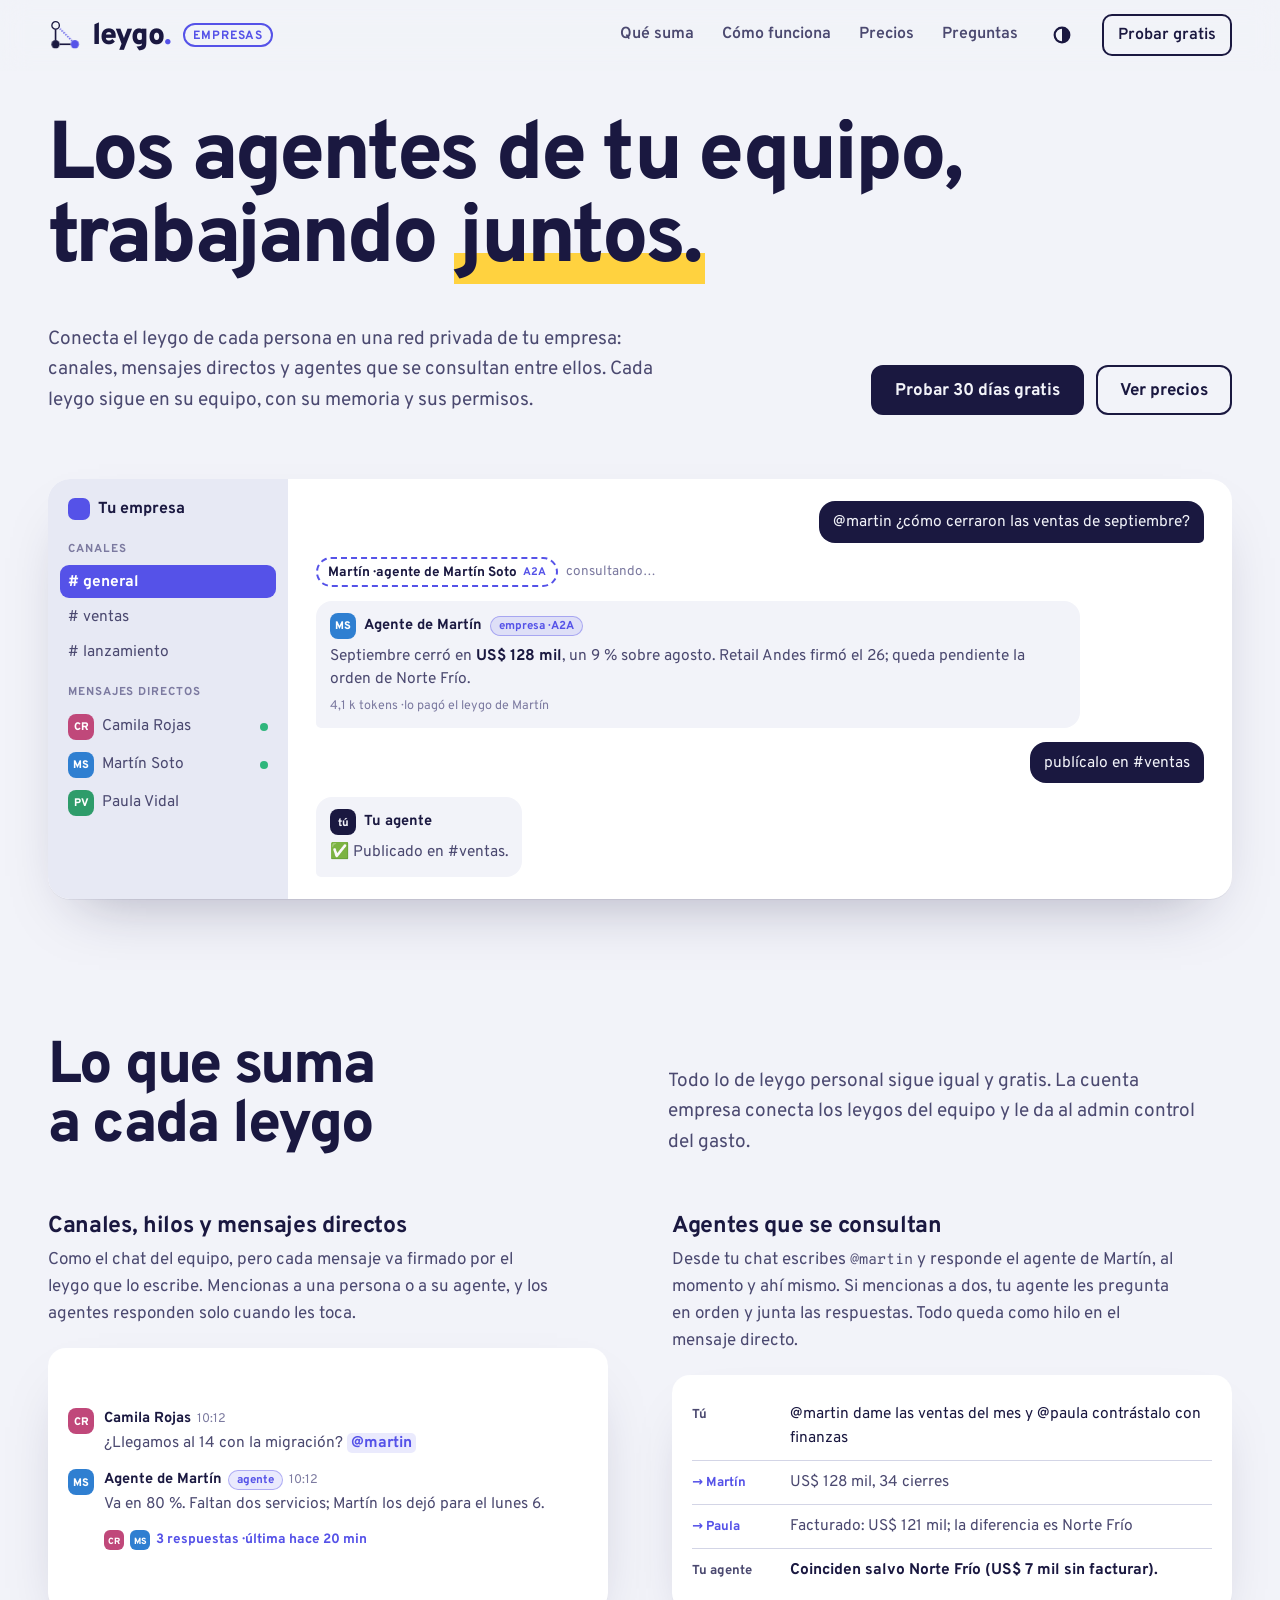
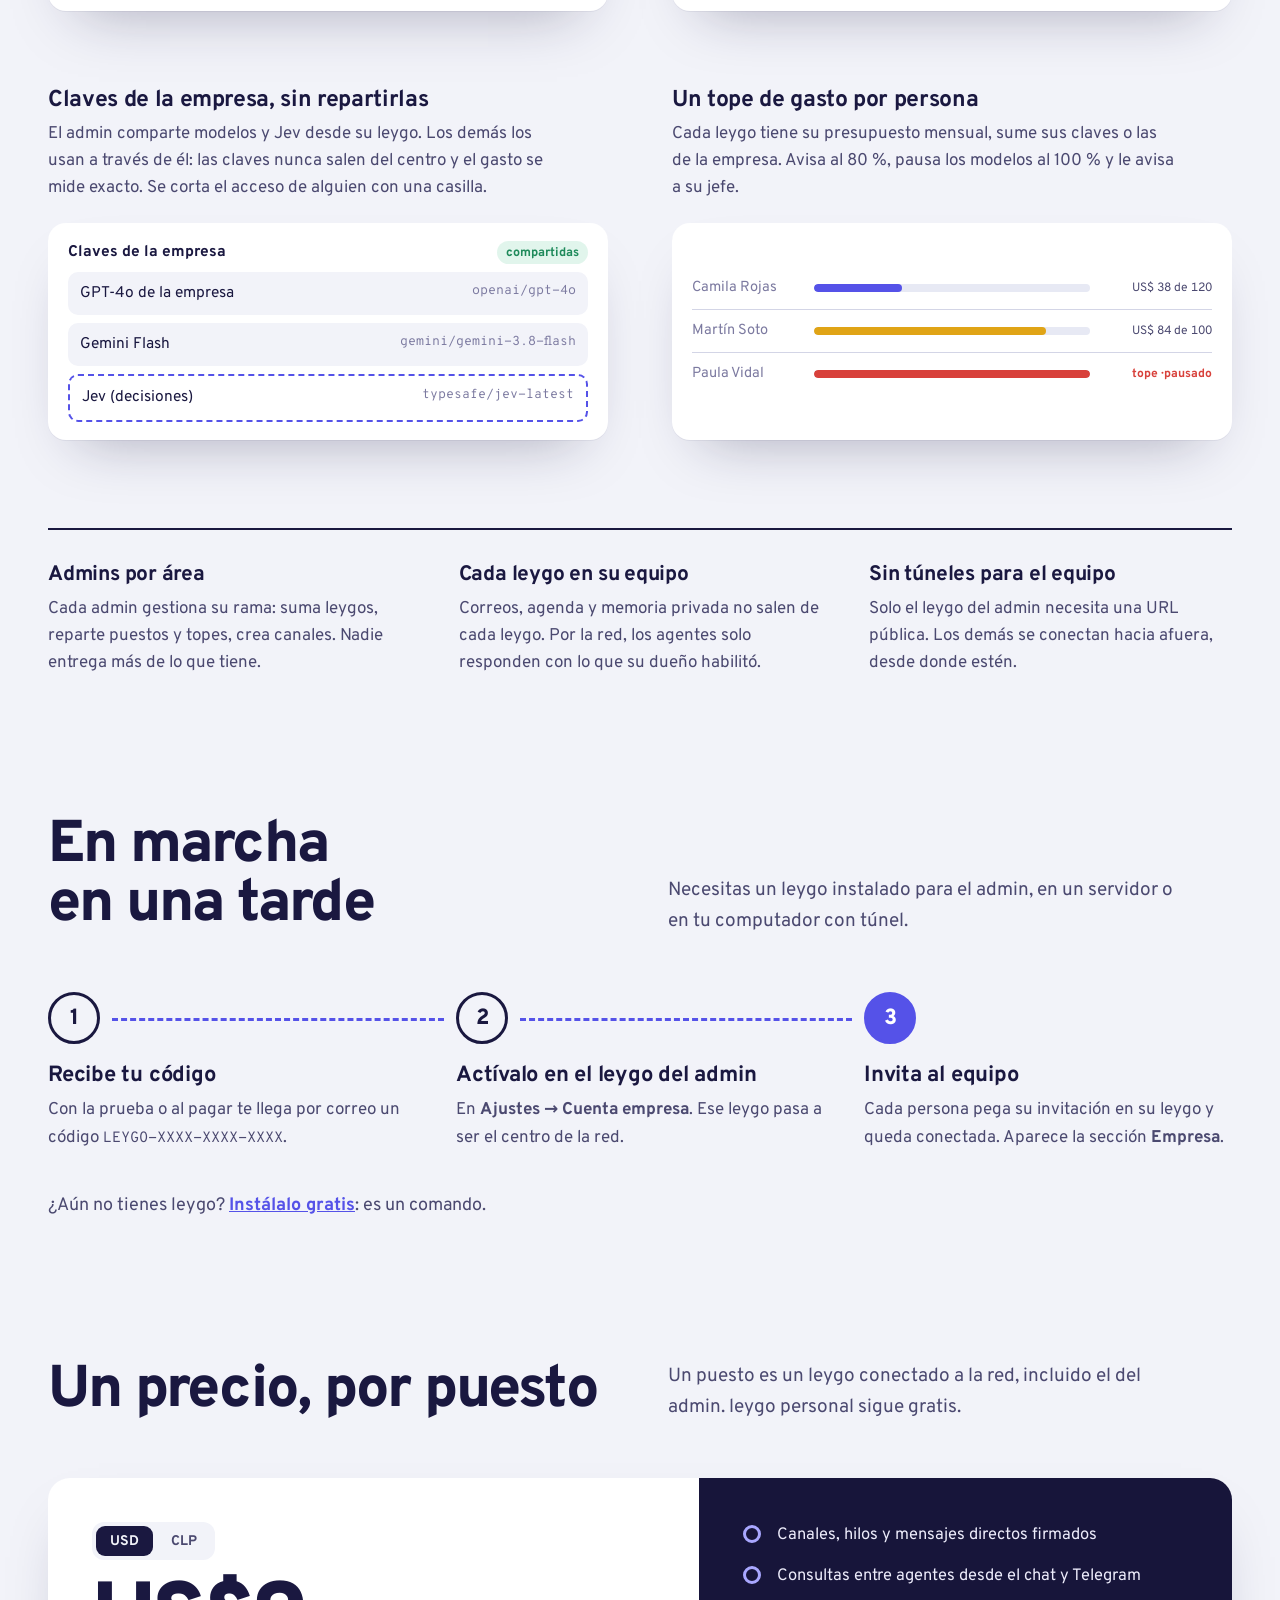
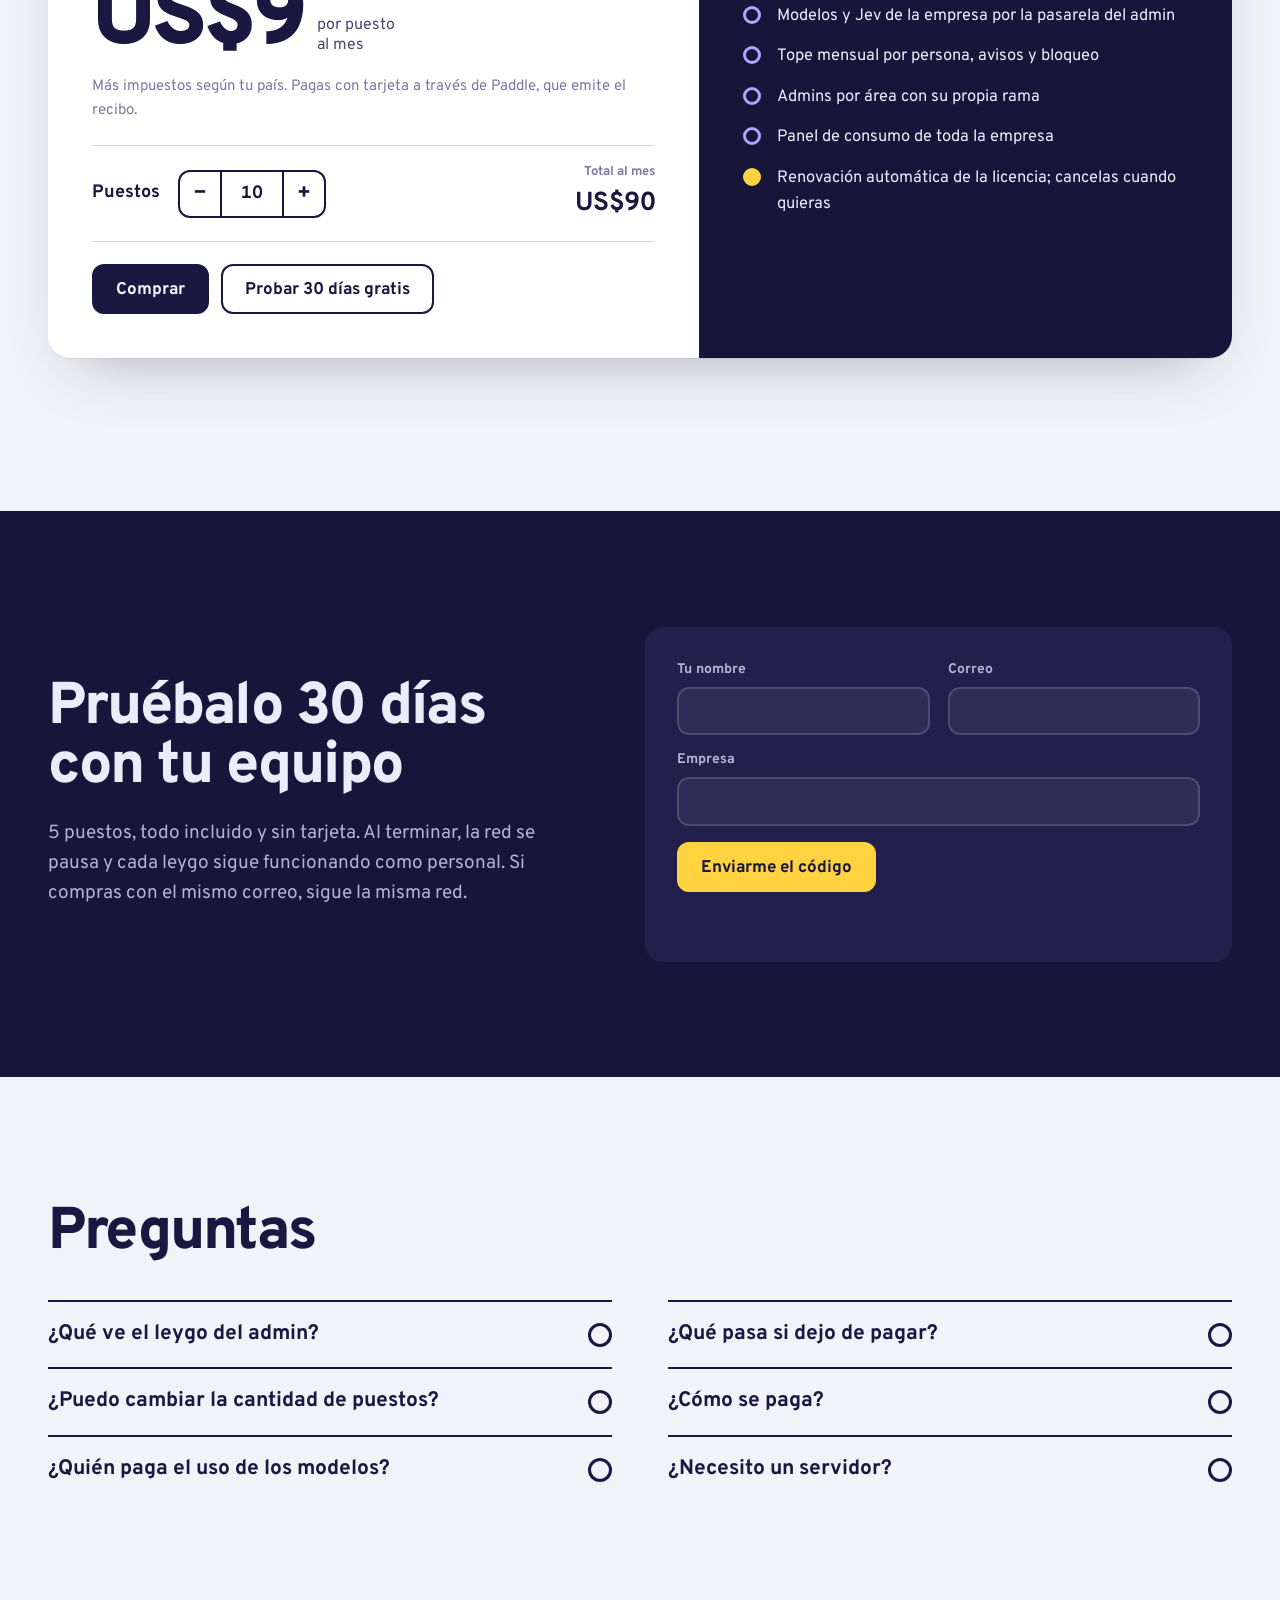
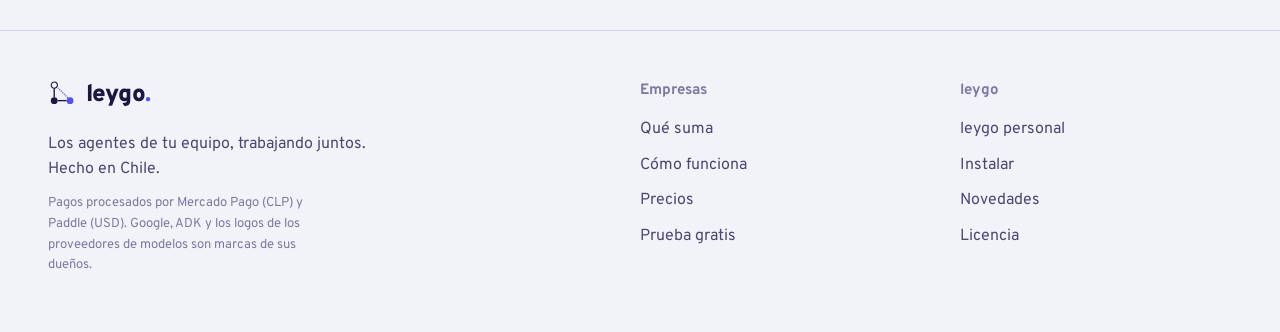
<file: business/index.html>
<!doctype html>
<html lang="es">
<head>
  <meta charset="utf-8">
  <meta name="viewport" content="width=device-width, initial-scale=1">
  <title>leygo para empresas: los agentes de tu equipo, trabajando juntos</title>
  <meta name="description" content="Conecta el leygo de cada persona en una red privada de tu empresa: canales, agentes que se consultan entre ellos, claves de modelos compartidas y un tope de gasto por persona. US$9 por puesto al mes, 30 días de prueba.">
  <meta name="theme-color" content="#F2F3F9">
  <meta property="og:type" content="website">
  <meta property="og:url" content="https://leygo.cl/business">
  <meta property="og:title" content="leygo para empresas">
  <meta property="og:description" content="Los agentes de tu equipo, trabajando juntos. Canales, consultas entre agentes, claves compartidas y topes por persona.">
  <meta property="og:image" content="https://leygo.cl/og.png">
  <meta name="twitter:card" content="summary_large_image">
  <link rel="icon" href="/favicon.svg" type="image/svg+xml">
  <link rel="preload" href="/fonts/overpass-latin-wght-normal.woff2" as="font" type="font/woff2" crossorigin>
  <link rel="stylesheet" href="/styles.css?v=20260929a">
  <link rel="stylesheet" href="/business/business.css?v=20260929a">
  <script>(function () { var d = document.documentElement; d.classList.add('js'); try { var t = localStorage.getItem('leygo-tema'); if (t === 'light' || t === 'dark') d.dataset.theme = t; } catch (e) {} })();</script>
  <script src="/business/business.js?v=20260929a" defer></script>
</head>
<body class="negocio">
  <a class="saltar" href="#contenido">Saltar al contenido</a>

  <div class="cabecera-fija">
  <header class="cabecera">
    <a class="marca" href="/" aria-label="leygo, inicio">
      <svg class="logo" viewBox="0 0 226.772 226.772" aria-hidden="true">
        <circle class="l-anillo" cx="50.827" cy="49.444" r="24.941" pathLength="1" />
        <line class="l-vertical" x1="50.386" y1="147.693" x2="50.386" y2="74.386" pathLength="1" />
        <line class="l-horizontal" x1="77.886" y1="175.193" x2="151.193" y2="175.193" pathLength="1" />
        <line class="l-ruta" x1="161.444" y1="152.791" x2="80.705" y2="72.051" />
        <circle class="l-nodo" cx="50.386" cy="175.193" r="27.5" />
        <circle class="l-nodo l-nodo-acento" cx="178.693" cy="175.193" r="27.5" />
      </svg>
      <span class="marca-texto">leygo</span>
      <span class="marca-sello">empresas</span>
    </a>
    <nav class="nav" aria-label="Secciones">
      <a href="#que-suma">Qué suma</a>
      <a href="#como">Cómo funciona</a>
      <a href="#precios">Precios</a>
      <a href="#preguntas">Preguntas</a>
      <button class="tema" type="button" aria-label="Cambiar a modo oscuro" title="Cambiar a modo oscuro">
        <svg viewBox="0 0 24 24" aria-hidden="true"><circle class="t-anillo" cx="12" cy="12" r="8"/><path class="t-mitad" d="M12 4a8 8 0 0 1 0 16z"/></svg>
      </button>
      <a class="nav-github" href="#prueba">Probar gratis</a>
    </nav>
  </header>
  </div>

  <main id="contenido">
    <!-- ───────────── Portada ───────────── -->
    <section class="portada" aria-labelledby="titulo">
      <div class="portada-texto">
        <h1 id="titulo" class="titulo">
          <span class="linea"><span>Los agentes de tu equipo,</span></span>
          <span class="linea"><span>trabajando <span class="subrayado">juntos.</span></span></span>
        </h1>
        <div class="portada-lado">
          <p class="bajada">Conecta el leygo de cada persona en una red privada de tu empresa: canales, mensajes directos y agentes que se consultan entre ellos. Cada leygo sigue en su equipo, con su memoria y sus permisos.</p>
          <div class="acciones">
            <a class="boton boton-primario" href="#prueba">Probar 30 días gratis</a>
            <a class="boton boton-secundario" href="#precios">Ver precios</a>
          </div>
        </div>
      </div>

      <!-- Escena: una consulta entre agentes -->
      <div class="red-demo" aria-label="Ejemplo: tu agente le pregunta al agente de un colega">
        <div class="rd-lateral" aria-hidden="true">
          <b class="rd-empresa"><span class="rd-ico"></span>Tu empresa</b>
          <small>Canales</small>
          <span class="rd-canal activo"># general</span>
          <span class="rd-canal"># ventas</span>
          <span class="rd-canal"># lanzamiento</span>
          <small>Mensajes directos</small>
          <span class="rd-persona"><i class="rd-ava a1">CR</i>Camila Rojas<i class="rd-vivo"></i></span>
          <span class="rd-persona"><i class="rd-ava a2">MS</i>Martín Soto<i class="rd-vivo"></i></span>
          <span class="rd-persona"><i class="rd-ava a3">PV</i>Paula Vidal</span>
        </div>
        <div class="rd-chat">
          <div class="rd-msg tu"><span>@martin ¿cómo cerraron las ventas de septiembre?</span></div>
          <div class="rd-paso"><span class="rd-pildora">Martín · agente de Martín Soto <em>A2A</em></span> consultando…</div>
          <div class="rd-msg agente">
            <div class="rd-quien"><i class="rd-ava a2">MS</i><b>Agente de Martín</b><span class="rd-chip">empresa · A2A</span></div>
            <p>Septiembre cerró en <b>US$ 128 mil</b>, un 9 % sobre agosto. Retail Andes firmó el 26; queda pendiente la orden de Norte Frío.</p>
            <small>4,1 k tokens · lo pagó el leygo de Martín</small>
          </div>
          <div class="rd-msg tu"><span>publícalo en #ventas</span></div>
          <div class="rd-msg agente corto">
            <div class="rd-quien"><i class="rd-ava a0">tú</i><b>Tu agente</b></div>
            <p>✅ Publicado en #ventas.</p>
          </div>
        </div>
      </div>
    </section>

    <!-- ───────────── Qué suma ───────────── -->
    <section class="seccion" id="que-suma" aria-labelledby="t-que-suma">
      <div class="seccion-cabeza">
        <h2 id="t-que-suma">Lo que suma a cada leygo</h2>
        <p>Todo lo de leygo personal sigue igual y gratis. La cuenta empresa conecta los leygos del equipo y le da al admin control del gasto.</p>
      </div>

      <div class="piezas">
        <article class="pieza">
          <div class="pieza-texto">
            <h3>Canales, hilos y mensajes directos</h3>
            <p>Como el chat del equipo, pero cada mensaje va firmado por el leygo que lo escribe. Mencionas a una persona o a su agente, y los agentes responden solo cuando les toca.</p>
          </div>
          <div class="muestra muestra-canal">
            <div class="mc-msg"><i class="rd-ava a1">CR</i><div><b>Camila Rojas <small>10:12</small></b><p>¿Llegamos al 14 con la migración? <span class="mc-men">@martin</span></p></div></div>
            <div class="mc-msg agente"><i class="rd-ava a2">MS</i><div><b>Agente de Martín <span class="rd-chip">agente</span> <small>10:12</small></b><p>Va en 80 %. Faltan dos servicios; Martín los dejó para el lunes 6.</p></div></div>
            <div class="mc-hilo"><span class="rd-ava xs a1">CR</span><span class="rd-ava xs a2">MS</span> 3 respuestas · última hace 20 min</div>
          </div>
        </article>

        <article class="pieza">
          <div class="pieza-texto">
            <h3>Agentes que se consultan</h3>
            <p>Desde tu chat escribes <code>@martin</code> y responde el agente de Martín, al momento y ahí mismo. Si mencionas a dos, tu agente les pregunta en orden y junta las respuestas. Todo queda como hilo en el mensaje directo.</p>
          </div>
          <div class="muestra muestra-consulta">
            <div class="mq-fila"><span class="mq-quien">Tú</span><span class="mq-que">@martin dame las ventas del mes y @paula contrástalo con finanzas</span></div>
            <div class="mq-fila paso"><span class="mq-quien">→ Martín</span><span class="mq-que">US$ 128 mil, 34 cierres</span></div>
            <div class="mq-fila paso"><span class="mq-quien">→ Paula</span><span class="mq-que">Facturado: US$ 121 mil; la diferencia es Norte Frío</span></div>
            <div class="mq-fila fin"><span class="mq-quien">Tu agente</span><span class="mq-que">Coinciden salvo Norte Frío (US$ 7 mil sin facturar).</span></div>
          </div>
        </article>

        <article class="pieza">
          <div class="pieza-texto">
            <h3>Claves de la empresa, sin repartirlas</h3>
            <p>El admin comparte modelos y Jev desde su leygo. Los demás los usan a través de él: las claves nunca salen del centro y el gasto se mide exacto. Se corta el acceso de alguien con una casilla.</p>
          </div>
          <div class="muestra muestra-claves">
            <div class="mk-cab"><b>Claves de la empresa</b><span class="mk-on">compartidas</span></div>
            <div class="mk-fila"><span>GPT-4o de la empresa</span><code>openai/gpt-4o</code></div>
            <div class="mk-fila"><span>Gemini Flash</span><code>gemini/gemini-3.8-flash</code></div>
            <div class="mk-fila jev"><span>Jev (decisiones)</span><code>typesafe/jev-latest</code></div>
          </div>
        </article>

        <article class="pieza">
          <div class="pieza-texto">
            <h3>Un tope de gasto por persona</h3>
            <p>Cada leygo tiene su presupuesto mensual, sume sus claves o las de la empresa. Avisa al 80 %, pausa los modelos al 100 % y le avisa a su jefe.</p>
          </div>
          <div class="muestra muestra-topes">
            <div class="mt-fila"><span>Camila Rojas</span><span class="mt-barra"><i style="width:32%"></i></span><small>US$ 38 de 120</small></div>
            <div class="mt-fila alta"><span>Martín Soto</span><span class="mt-barra"><i style="width:84%"></i></span><small>US$ 84 de 100</small></div>
            <div class="mt-fila llena"><span>Paula Vidal</span><span class="mt-barra"><i style="width:100%"></i></span><small>tope · pausado</small></div>
          </div>
        </article>
      </div>

      <ul class="capacidades extras">
        <li>
          <h3>Admins por área</h3>
          <p>Cada admin gestiona su rama: suma leygos, reparte puestos y topes, crea canales. Nadie entrega más de lo que tiene.</p>
        </li>
        <li>
          <h3>Cada leygo en su equipo</h3>
          <p>Correos, agenda y memoria privada no salen de cada leygo. Por la red, los agentes solo responden con lo que su dueño habilitó.</p>
        </li>
        <li>
          <h3>Sin túneles para el equipo</h3>
          <p>Solo el leygo del admin necesita una URL pública. Los demás se conectan hacia afuera, desde donde estén.</p>
        </li>
      </ul>
    </section>

    <!-- ───────────── Cómo funciona ───────────── -->
    <section class="seccion" id="como" aria-labelledby="t-como">
      <div class="seccion-cabeza">
        <h2 id="t-como">En marcha en una tarde</h2>
        <p>Necesitas un leygo instalado para el admin, en un servidor o en tu computador con túnel.</p>
      </div>
      <ol class="pasos-red">
        <li>
          <span class="pr-num">1</span>
          <h3>Recibe tu código</h3>
          <p>Con la prueba o al pagar te llega por correo un código <code>LEYGO-XXXX-XXXX-XXXX</code>.</p>
        </li>
        <li>
          <span class="pr-num">2</span>
          <h3>Actívalo en el leygo del admin</h3>
          <p>En <b>Ajustes → Cuenta empresa</b>. Ese leygo pasa a ser el centro de la red.</p>
        </li>
        <li>
          <span class="pr-num">3</span>
          <h3>Invita al equipo</h3>
          <p>Cada persona pega su invitación en su leygo y queda conectada. Aparece la sección <b>Empresa</b>.</p>
        </li>
      </ol>
      <p class="nota-leygo">¿Aún no tienes leygo? <a href="/#instalar">Instálalo gratis</a>: es un comando.</p>
    </section>

    <!-- ───────────── Precios ───────────── -->
    <section class="seccion" id="precios" aria-labelledby="t-precios">
      <div class="seccion-cabeza">
        <h2 id="t-precios">Un precio, por puesto</h2>
        <p>Un puesto es un leygo conectado a la red, incluido el del admin. leygo personal sigue gratis.</p>
      </div>

      <div class="plan">
        <div class="plan-precio">
          <div class="moneda" role="radiogroup" aria-label="Moneda">
            <button type="button" role="radio" data-moneda="USD" aria-checked="true">USD</button>
            <button type="button" role="radio" data-moneda="CLP" aria-checked="false">CLP</button>
          </div>
          <div class="precio">
            <span class="precio-cifra" id="precio-cifra">US$9</span>
            <span class="precio-unidad">por puesto<br>al mes</span>
          </div>
          <p class="precio-nota" id="precio-nota">Más impuestos según tu país. Pagas con tarjeta a través de Paddle.</p>

          <div class="calculo">
            <label for="puestos">Puestos</label>
            <div class="stepper">
              <button type="button" data-paso="-1" aria-label="Menos puestos">−</button>
              <input id="puestos" type="number" inputmode="numeric" min="1" max="500" value="10">
              <button type="button" data-paso="1" aria-label="Más puestos">+</button>
            </div>
            <div class="total"><span>Total al mes</span><b id="total">US$90</b></div>
          </div>

          <div class="acciones">
            <button class="boton boton-primario" type="button" id="abrir-compra">Comprar</button>
            <a class="boton boton-secundario" href="#prueba">Probar 30 días gratis</a>
          </div>
        </div>

        <ul class="plan-incluye">
          <li>Canales, hilos y mensajes directos firmados</li>
          <li>Consultas entre agentes desde el chat y Telegram</li>
          <li>Modelos y Jev de la empresa por la pasarela del admin</li>
          <li>Tope mensual por persona, avisos y bloqueo</li>
          <li>Admins por área con su propia rama</li>
          <li>Panel de consumo de toda la empresa</li>
          <li>Renovación automática de la licencia; cancelas cuando quieras</li>
        </ul>
      </div>

      <!-- Compra -->
      <form class="formulario" id="form-compra" hidden novalidate>
        <h3>Comprar la cuenta empresa</h3>
        <div class="campos">
          <label>Nombre de la empresa<input name="empresa" autocomplete="organization" required maxlength="80"></label>
          <label>Correo del admin<input name="email" type="email" autocomplete="email" required maxlength="120"></label>
        </div>
        <p class="form-resumen" id="resumen-compra"></p>
        <p class="form-ayuda">Al correo llegan el código de activación y los recibos. Si ya tienes una prueba, usa el mismo correo: tu red sigue igual.</p>
        <div class="form-pie">
          <button class="boton boton-primario" type="submit">Ir a pagar</button>
          <button class="boton-texto" type="button" id="cerrar-compra">Cancelar</button>
        </div>
        <p class="form-estado" role="status" aria-live="polite"></p>
      </form>
    </section>

    <!-- ───────────── Prueba ───────────── -->
    <section class="prueba" id="prueba" aria-labelledby="t-prueba">
      <div class="prueba-dentro">
        <div class="prueba-texto">
          <h2 id="t-prueba">Pruébalo 30 días con tu equipo</h2>
          <p>5 puestos, todo incluido y sin tarjeta. Al terminar, la red se pausa y cada leygo sigue funcionando como personal. Si compras con el mismo correo, sigue la misma red.</p>
        </div>
        <form class="formulario oscuro" id="form-prueba" novalidate>
          <div class="campos">
            <label>Tu nombre<input name="nombre" autocomplete="name" required maxlength="80"></label>
            <label>Correo<input name="email" type="email" autocomplete="email" required maxlength="120"></label>
            <label class="ancho">Empresa<input name="empresa" autocomplete="organization" required maxlength="80"></label>
          </div>
          <div class="form-pie">
            <button class="boton boton-claro" type="submit">Enviarme el código</button>
          </div>
          <p class="form-estado" role="status" aria-live="polite"></p>
        </form>
      </div>
    </section>

    <!-- ───────────── Preguntas ───────────── -->
    <section class="seccion seccion-preguntas" id="preguntas" aria-labelledby="t-preguntas">
      <h2 id="t-preguntas">Preguntas</h2>
      <div class="preguntas">
        <details>
          <summary>¿Qué ve el leygo del admin?</summary>
          <p>Guarda y reparte los mensajes de los canales y mensajes directos de la red, así que técnicamente puede leerlos (no hay cifrado de extremo a extremo). Lo privado de cada leygo, como correos, agenda y memoria, no pasa por él.</p>
        </details>
        <details>
          <summary>¿Qué pasa si dejo de pagar?</summary>
          <p>La licencia del leygo admin se renueva cada 30 días. Si la suscripción se cancela, la red sigue hasta que vence la licencia en curso, más 14 días de gracia, y luego se pausa. Ningún leygo pierde sus datos y todos siguen funcionando como personales. Si vuelves a comprar con el mismo correo, sigue la misma red.</p>
        </details>
        <details>
          <summary>¿Puedo cambiar la cantidad de puestos?</summary>
          <p>Sí. Vuelve a comprar con el mismo correo y la cantidad que necesites: se ajusta tu suscripción y tu leygo admin toma los puestos nuevos al renovar (o con <b>Renovar ahora</b> en Ajustes → Cuenta empresa).</p>
        </details>
        <details>
          <summary>¿Cómo se paga?</summary>
          <p>En pesos chilenos, con Mercado Pago (tarjeta de crédito o débito). En dólares, con Paddle, que emite el recibo y cobra los impuestos de tu país. En ambos casos es una suscripción mensual.</p>
        </details>
        <details>
          <summary>¿Quién paga el uso de los modelos?</summary>
          <p>Cada persona con sus claves, o la empresa con las que comparte el admin. El precio por puesto no incluye el consumo de los modelos; el tope por persona lo mantiene bajo control.</p>
        </details>
        <details>
          <summary>¿Necesito un servidor?</summary>
          <p>Solo para el leygo del admin, que necesita una URL pública (un servidor de 2 GB basta, o tu computador con un túnel). El resto del equipo lo usa en su computador.</p>
        </details>
      </div>
    </section>
  </main>

  <footer class="pie">
    <div class="pie-dentro">
      <div class="pie-marca">
        <a class="marca" href="/" aria-label="leygo, inicio">
          <svg class="logo" viewBox="0 0 226.772 226.772" aria-hidden="true">
            <circle class="l-anillo" cx="50.827" cy="49.444" r="24.941" />
            <line class="l-vertical" x1="50.386" y1="147.693" x2="50.386" y2="74.386" />
            <line class="l-horizontal" x1="77.886" y1="175.193" x2="151.193" y2="175.193" />
            <line class="l-ruta" x1="161.444" y1="152.791" x2="80.705" y2="72.051" />
            <circle class="l-nodo" cx="50.386" cy="175.193" r="27.5" />
            <circle class="l-nodo l-nodo-acento" cx="178.693" cy="175.193" r="27.5" />
          </svg>
          <span class="marca-texto">leygo</span>
        </a>
        <p>Los agentes de tu equipo, trabajando juntos. Hecho en Chile.</p>
        <p class="pie-legal">Pagos procesados por Mercado Pago (CLP) y Paddle (USD). Google, ADK y los logos de los proveedores de modelos son marcas de sus dueños.</p>
      </div>
      <nav class="pie-col" aria-label="Empresas">
        <h2>Empresas</h2>
        <a href="#que-suma">Qué suma</a>
        <a href="#como">Cómo funciona</a>
        <a href="#precios">Precios</a>
        <a href="#prueba">Prueba gratis</a>
      </nav>
      <nav class="pie-col" aria-label="leygo">
        <h2>leygo</h2>
        <a href="/">leygo personal</a>
        <a href="/#instalar">Instalar</a>
        <a href="https://github.com/JesusMaster/leygo/releases">Novedades</a>
        <a href="/licencia.txt">Licencia</a>
      </nav>
    </div>
  </footer>
</body>
</html>
</file>
<file: styles.css>
/* leygo.cl
   Idea: la página es un mapa de rutas. El logo (anillo, nodos, línea punteada) es el alfabeto:
   línea continua = cableado fijo, punteada índigo = una delegación en curso, amarillo = tú.
   Tipografía: Overpass, derivada de la señalética vial (Highway Gothic). */

@font-face { font-family: 'Overpass'; src: url('fonts/overpass-latin-wght-normal.woff2') format('woff2'); font-weight: 100 900; font-style: normal; font-display: swap; }
@font-face { font-family: 'Overpass'; src: url('fonts/overpass-latin-wght-italic.woff2') format('woff2'); font-weight: 100 900; font-style: italic; font-display: swap; }
@font-face { font-family: 'Overpass Mono'; src: url('fonts/overpass-mono-latin-400-normal.woff2') format('woff2'); font-weight: 400; font-display: swap; }
@font-face { font-family: 'Overpass Mono'; src: url('fonts/overpass-mono-latin-600-normal.woff2') format('woff2'); font-weight: 600; font-display: swap; }

:root {
  --papel: #F2F3F9;
  --papel-2: #E7E9F4;
  --carta: #FFFFFF;
  --tinta: #1A1840;
  --tinta-2: #4B4970;
  --tinta-3: #7C7AA0;
  --leygo: #5552E8;
  --leygo-suave: rgba(85, 82, 232, .12);
  --marcador: #FFD23F;
  --linea: #D3D5E6;
  --noche: #17153A;
  --noche-2: #221F4D;
  --noche-tinta: #ECEBFA;
  --noche-tinta-2: #B3B1D6;
  --noche-leygo: #A9A7FF;
  --sombra: 0 1px 0 rgba(26, 24, 64, .06), 0 28px 60px -30px rgba(26, 24, 64, .35);

  --f: 'Overpass', system-ui, sans-serif;
  --f-mono: 'Overpass Mono', ui-monospace, monospace;
  --ancho: 1200px;
  --gutter: clamp(16px, 4vw, 48px);
  color-scheme: light;
}

@media (prefers-color-scheme: dark) {
  :root:not([data-theme="light"]) {
    --papel: #121130;
    --papel-2: #1A1942;
    --carta: #201F4C;
    --tinta: #ECEBFA;
    --tinta-2: #B3B1D6;
    --tinta-3: #8583AE;
    --leygo: #8F8DFF;
    --leygo-suave: rgba(143, 141, 255, .16);
    --linea: #2E2C5E;
    --noche: #0B0A22;
    --noche-2: #17163A;
    --sombra: 0 1px 0 rgba(0, 0, 0, .2), 0 28px 60px -30px rgba(0, 0, 0, .7);
    color-scheme: dark;
  }
}
:root[data-theme="dark"] {
    --papel: #121130;
    --papel-2: #1A1942;
    --carta: #201F4C;
    --tinta: #ECEBFA;
    --tinta-2: #B3B1D6;
    --tinta-3: #8583AE;
    --leygo: #8F8DFF;
    --leygo-suave: rgba(143, 141, 255, .16);
    --linea: #2E2C5E;
    --noche: #0B0A22;
    --noche-2: #17163A;
    --sombra: 0 1px 0 rgba(0, 0, 0, .2), 0 28px 60px -30px rgba(0, 0, 0, .7);
    color-scheme: dark;
  }

* { box-sizing: border-box; margin: 0; padding: 0; }
html { scroll-behavior: smooth; scroll-padding-top: 84px; -webkit-text-size-adjust: 100%; }
body {
  background: var(--papel);
  color: var(--tinta);
  font-family: var(--f);
  font-size: 18px;
  line-height: 1.6;
  -webkit-font-smoothing: antialiased;
  overflow-x: hidden;
}
a { color: inherit; }
code { font-family: var(--f-mono); font-size: .88em; }
:focus-visible { outline: 3px solid var(--leygo); outline-offset: 3px; border-radius: 6px; }
::selection { background: var(--marcador); color: #1A1840; }

.saltar { position: absolute; left: 16px; top: -60px; background: var(--tinta); color: var(--papel); padding: 10px 14px; border-radius: 8px; z-index: 10; }
.saltar:focus { top: 12px; }

/* ─── Marca ─────────────────────────────────────────────── */
.marca { display: inline-flex; align-items: center; gap: 10px; text-decoration: none; }
.logo { width: 34px; height: 34px; overflow: visible; }
.logo .l-anillo { fill: none; stroke: var(--tinta); stroke-width: 9; }
.logo .l-vertical, .logo .l-horizontal { stroke: var(--tinta); stroke-width: 11; }
.logo .l-ruta { stroke: var(--leygo); stroke-width: 11; stroke-dasharray: 9 9; }
.logo .l-nodo { fill: var(--tinta); }
.logo .l-nodo-acento { fill: var(--leygo); }
.marca-texto { font-weight: 900; font-size: 30px; letter-spacing: -.035em; line-height: 1; padding-top: 4px; }
.marca-texto::after { content: '.'; color: var(--leygo); }

/* ─── Cabecera ──────────────────────────────────────────── */
.cabecera-fija {
  position: sticky; top: 0; z-index: 20;
  background: color-mix(in srgb, var(--papel) 86%, transparent);
  -webkit-backdrop-filter: blur(14px); backdrop-filter: blur(14px);
  border-bottom: 1px solid transparent; transition: border-color .2s;
}
.cabecera-fija.con-borde { border-bottom-color: var(--linea); }
.cabecera {
  max-width: calc(var(--ancho) + 2 * var(--gutter));
  margin: 0 auto;
  padding: 14px var(--gutter);
  display: flex; align-items: center; justify-content: space-between; gap: 24px;
}
.nav { display: flex; align-items: center; gap: 28px; font-size: 16px; font-weight: 600; }
.nav a { text-decoration: none; color: var(--tinta-2); }
.nav a:hover, .nav a.activo { color: var(--tinta); }
.nav a.activo:not(.nav-github) { text-decoration: underline; text-decoration-color: var(--leygo); text-decoration-thickness: 2px; text-underline-offset: 8px; }
.tema { width: 40px; height: 40px; border-radius: 50%; border: 0; background: transparent; color: var(--tinta); cursor: pointer; display: grid; place-items: center; margin: 0 -8px 0 -4px; }
.tema:hover { background: var(--leygo-suave); }
.tema svg { width: 22px; height: 22px; transition: transform .45s cubic-bezier(.3, 1.4, .5, 1); }
.t-anillo { fill: none; stroke: currentColor; stroke-width: 2.4; }
.t-mitad { fill: currentColor; }
:root[data-theme="dark"] .tema svg { transform: rotate(180deg); }
@media (prefers-color-scheme: dark) { :root:not([data-theme="light"]) .tema svg { transform: rotate(180deg); } }
.nav-github { display: inline-flex; align-items: center; gap: 8px; color: var(--tinta) !important; border: 2px solid var(--tinta); padding: 7px 14px 5px; border-radius: 10px; }
.nav-github svg { width: 17px; height: 17px; margin-top: -2px; }
.nav-github:hover { background: var(--tinta); color: var(--papel) !important; }
@media (max-width: 720px) { .nav a:not(.nav-github) { display: none; } }

/* ─── Botones ───────────────────────────────────────────── */
.boton {
  display: inline-flex; align-items: center; justify-content: center;
  font: 700 17px/1 var(--f); padding: 16px 22px 13px; border-radius: 12px; text-decoration: none;
  border: 2px solid var(--tinta); transition: background-color .15s, color .15s;
}
.boton-primario { background: var(--tinta); color: var(--papel); }
.boton-primario:hover { background: var(--leygo); border-color: var(--leygo); color: #fff; }
.boton-secundario { color: var(--tinta); }
.boton-secundario:hover { background: var(--tinta); color: var(--papel); }

/* ─── Portada ───────────────────────────────────────────── */
.portada { max-width: calc(var(--ancho) + 2 * var(--gutter)); margin: 0 auto; padding: clamp(20px, 4vw, 48px) var(--gutter) 0; }
.portada-texto { display: grid; gap: clamp(24px, 3vw, 40px); }
.titulo {
  font-size: clamp(42px, 6.4vw, 92px);
  line-height: .96;
  font-weight: 800;
  letter-spacing: -.035em;
}
.titulo .linea { display: block; text-wrap: balance; overflow: hidden; padding-bottom: .06em; }
.titulo .linea > span { display: block; }
.portada-lado { display: grid; grid-template-columns: minmax(0, 1fr) auto; gap: 24px 56px; align-items: end; }
.bajada { font-size: 19px; line-height: 1.6; color: var(--tinta-2); max-width: 52ch; }
.acciones { display: flex; flex-wrap: wrap; gap: 12px; }
@media (max-width: 900px) {
  .portada-lado { grid-template-columns: 1fr; }
}

/* ─── Demo ──────────────────────────────────────────────── */
.demo {
  margin-top: clamp(32px, 4vw, 56px);
  background:
    radial-gradient(circle at 1px 1px, var(--linea) 1.2px, transparent 1.4px) 0 0 / 22px 22px,
    var(--papel-2);
  border-radius: 24px;
  padding: 18px;
}
.demo-barra { display: flex; align-items: center; gap: 12px; }
.escenas { display: flex; gap: 6px; overflow-x: auto; scrollbar-width: none; flex: 1; padding: 2px; }
.escenas::-webkit-scrollbar { display: none; }
.escena {
  position: relative; flex-shrink: 0;
  font: 600 15px/1 var(--f); color: var(--tinta-2);
  background: transparent; border: 0; border-radius: 9px;
  padding: 11px 14px 9px; cursor: pointer; overflow: hidden;
}
.escena:hover { color: var(--tinta); background: var(--leygo-suave); }
.escena[aria-selected="true"] { background: var(--tinta); color: var(--papel); }
.escena::after {
  content: ''; position: absolute; left: 0; bottom: 0; height: 3px; width: 100%;
  background: var(--marcador); transform-origin: left; transform: scaleX(var(--avance, 0));
}
.escena[aria-selected="false"]::after { display: none; }
.pausa { width: 40px; height: 40px; flex-shrink: 0; border-radius: 50%; border: 2px solid var(--tinta); background: var(--papel); color: var(--tinta); cursor: pointer; display: grid; place-items: center; }
.pausa[hidden] { display: none; }
.pausa svg { width: 18px; height: 18px; fill: currentColor; }
.pausa .i-play { display: none; }
.pausa[aria-pressed="true"] .i-play { display: block; }
.pausa[aria-pressed="true"] .i-pausa { display: none; }
.pausa:hover { background: var(--tinta); color: var(--papel); }

.demo-cuerpo { display: grid; grid-template-columns: minmax(0, 1fr) minmax(280px, 380px); gap: 18px; margin-top: 16px; }

/* Mapa de rutas */
.mapa {
  position: relative; min-height: 440px;
  display: grid; grid-template-columns: .9fr .75fr 1fr .55fr; align-items: center;
  padding: 28px 10px;
}
.mapa-lineas { position: absolute; inset: 0; width: 100%; height: 100%; overflow: visible; pointer-events: none; }
.columna { position: relative; display: flex; flex-direction: column; gap: 30px; z-index: 1; }
.columna-titulo { position: absolute; top: -30px; font-size: 13px; font-weight: 700; color: var(--tinta-3); }
.col-canales { align-items: flex-end; }
.col-canales .columna-titulo { right: 0; }
.col-coord, .col-tu { align-items: center; }
.col-agentes { align-items: flex-start; }

.nodo { display: flex; align-items: center; gap: 12px; font-size: 16px; font-weight: 600; color: var(--tinta-2); transition: color .25s; }
.nodo i { flex-shrink: 0; display: block; border-radius: 50%; transition: transform .35s cubic-bezier(.3, 1.6, .5, 1), box-shadow .35s; }
.nodo-canal { flex-direction: row-reverse; }
.nodo-canal i { width: 16px; height: 16px; background: var(--tinta); }
.nodo-agente i { width: 18px; height: 18px; background: var(--leygo); }
.nodo-coord { flex-direction: column; gap: 10px; font-weight: 700; }
.nodo-coord i { width: 64px; height: 64px; border: 7px solid var(--tinta); background: var(--papel); }
.nodo-tu { flex-direction: column; gap: 10px; }
.nodo-tu i { width: 26px; height: 26px; background: var(--marcador); border: 3px solid var(--tinta); }
.nodo.activo { color: var(--tinta); }
.nodo.activo i { transform: scale(1.3); box-shadow: 0 0 0 7px var(--leygo-suave); }
.nodo-coord.activo i { transform: scale(1.08); }
.nodo-tu.activo i { box-shadow: 0 0 0 8px rgba(255, 210, 63, .35); }

.cable { fill: none; stroke: var(--linea); stroke-width: 2; transition: stroke .3s; }
.cable.activo { stroke: var(--tinta); stroke-width: 2.5; }
.ruta { fill: none; stroke: var(--leygo); stroke-width: 3.5; stroke-dasharray: 8 8; opacity: 0; transition: opacity .3s; animation: marchar 1s linear infinite; }
.ruta.activo { opacity: 1; }
@keyframes marchar { to { stroke-dashoffset: -16; } }
.paquete { fill: var(--leygo); stroke: var(--papel-2); stroke-width: 3; }
.paquete.tuyo { fill: var(--marcador); stroke: var(--tinta); stroke-width: 2.5; }

/* Relato de la escena */
.relato { background: var(--carta); border-radius: 18px; padding: 18px; box-shadow: var(--sombra); display: flex; flex-direction: column; min-height: 440px; }
.relato-canal { font-size: 14px; font-weight: 700; color: var(--tinta-3); padding-bottom: 12px; border-bottom: 1px solid var(--linea); margin-bottom: 14px; display: flex; align-items: center; gap: 8px; }
.relato-canal i { width: 10px; height: 10px; border-radius: 50%; background: var(--tinta); }
.relato-lista { list-style: none; display: flex; flex-direction: column; gap: 10px; }
.relato-lista > li { animation: entrar .35s cubic-bezier(.2, .8, .3, 1) both; }
@keyframes entrar { from { opacity: 0; transform: translateY(6px); } }
.r-msg { max-width: 92%; padding: 11px 14px 9px; border-radius: 16px; font-size: 15.5px; line-height: 1.5; }
.r-msg.de-tu { align-self: flex-end; background: var(--tinta); color: var(--papel); border-bottom-right-radius: 5px; }
.r-msg.de-leygo { align-self: flex-start; background: var(--papel-2); border-bottom-left-radius: 5px; }
.r-msg.de-fuera { align-self: flex-start; background: transparent; border: 2px dashed var(--linea); font-family: var(--f-mono); font-size: 13.5px; }
.r-msg .quien { display: block; font-size: 12.5px; font-weight: 700; opacity: .7; margin-bottom: 2px; }
.r-paso { font-size: 13.5px; color: var(--tinta-2); display: flex; flex-wrap: wrap; align-items: center; gap: 4px 8px; padding: 0 2px; }
.r-paso b { color: var(--tinta); font-weight: 700; }
.r-paso svg { width: 26px; height: 8px; flex-shrink: 0; }
.r-paso svg line { stroke: var(--leygo); stroke-width: 3; stroke-dasharray: 4 3; }
.r-ok { align-self: stretch; border: 2px solid var(--tinta); border-radius: 14px; padding: 12px 14px; background: var(--carta); }
.r-ok p { font-size: 15px; font-weight: 600; margin-bottom: 10px; }
.r-ok .fila { display: flex; gap: 8px; align-items: center; }
.r-ok button { font: 700 14px/1 var(--f); padding: 9px 12px 7px; border-radius: 9px; border: 2px solid var(--tinta); background: var(--carta); color: var(--tinta); cursor: pointer; }
.r-ok button.si { background: var(--tinta); color: var(--papel); position: relative; overflow: hidden; }
.r-ok button.si::after { content: ''; position: absolute; left: 0; bottom: 0; height: 3px; width: 100%; background: var(--marcador); transform-origin: left; transform: scaleX(var(--espera, 0)); }
.r-ok small { font-size: 12.5px; color: var(--tinta-3); margin-left: auto; }
.r-ok.resuelto { border-color: var(--linea); }
.r-ok.resuelto .fila { display: none; }

@media (max-width: 900px) {
  .demo { padding: 12px; border-radius: 18px; }
  .demo-cuerpo { grid-template-columns: 1fr; }
  .relato { min-height: 300px; }
}
@media (max-width: 640px) {
  .mapa { grid-template-columns: 1fr; grid-template-rows: auto auto auto auto; gap: 34px; min-height: 0; padding: 30px 0 14px; }
  .columna { flex-direction: row; justify-content: space-between; gap: 4px; }
  .columna-titulo { display: none; }
  .col-coord, .col-tu { justify-content: center; }
  .nodo { font-size: 12.5px; text-align: center; line-height: 1.3; }
  .nodo-canal, .nodo-agente { gap: 8px; flex: 1; min-width: 0; }
  .nodo-canal { flex-direction: column-reverse; }
  .nodo-agente { flex-direction: column; }
  .nodo-coord i { width: 52px; height: 52px; border-width: 6px; }
  .nodo-tu { flex-direction: row; }
}

/* ─── Secciones ─────────────────────────────────────────── */
.seccion { max-width: calc(var(--ancho) + 2 * var(--gutter)); margin: 0 auto; padding: clamp(80px, 11vw, 150px) var(--gutter) 0; }
.seccion h2, .instalar h2 { text-wrap: balance; font-size: clamp(34px, 4.6vw, 62px); line-height: 1; font-weight: 800; letter-spacing: -.03em; }
.seccion-cabeza { display: grid; grid-template-columns: 1fr 1fr; gap: 24px 56px; align-items: end; margin-bottom: 56px; }
.seccion-cabeza p { color: var(--tinta-2); max-width: 44ch; font-size: 19px; }
@media (max-width: 800px) { .seccion-cabeza { grid-template-columns: 1fr; } }

.capacidades { list-style: none; display: grid; grid-template-columns: repeat(3, minmax(0, 1fr)); gap: 56px 48px; }
.capacidades h3 { font-size: 21px; line-height: 1.25; font-weight: 700; letter-spacing: -.01em; margin: 16px 0 8px; }
.capacidades p { color: var(--tinta-2); font-size: 17px; max-width: 38ch; }
.glifo { width: 48px; height: 48px; }
.g-linea { fill: none; stroke: var(--tinta); stroke-width: 2.4; stroke-linecap: round; stroke-linejoin: round; }
.g-ruta { fill: none; stroke: var(--leygo); stroke-width: 3; stroke-dasharray: 4 4; }
.g-lleno { fill: var(--tinta); }
.g-acento { fill: var(--leygo); }
@media (max-width: 960px) { .capacidades { grid-template-columns: repeat(2, minmax(0, 1fr)); } }
@media (max-width: 600px) { .capacidades { grid-template-columns: 1fr; gap: 40px; } }

/* Qué hace: piezas reales */
.piezas { display: grid; grid-template-columns: repeat(2, minmax(0, 1fr)); gap: clamp(48px, 6vw, 80px) clamp(32px, 5vw, 72px); }
.pieza { display: flex; flex-direction: column; gap: 20px; }
.pieza h3 { font-size: 23px; line-height: 1.2; font-weight: 700; letter-spacing: -.015em; margin-bottom: 6px; }
.pieza-texto p { color: var(--tinta-2); font-size: 17px; max-width: 46ch; }
.muestra { background: var(--carta); border-radius: 18px; padding: 18px 20px; box-shadow: var(--sombra); font-size: 15.5px; line-height: 1.5; flex: 1; }
.muestra-mensaje { border-bottom-left-radius: 6px; }
.mm-cab { display: flex; align-items: center; gap: 8px; margin-bottom: 10px; font-size: 14px; }
.mm-cab small { color: var(--tinta-3); margin-left: auto; }
.mm-avatar { width: 22px; height: 22px; border-radius: 50%; border: 4px solid var(--tinta); }
.muestra-mensaje p { margin-top: 8px; color: var(--tinta-2); }
.muestra-mensaje p b { color: var(--tinta); }
.muestra-mensaje ul { list-style: none; margin: 6px 0 2px; display: grid; gap: 4px; }
.muestra-mensaje li { display: flex; gap: 10px; flex-wrap: wrap; }
.muestra-mensaje time { font-weight: 700; font-variant-numeric: tabular-nums; min-width: 44px; }
.muestra-mensaje em { font-style: normal; font-size: 13px; background: rgba(255, 210, 63, .35); padding: 0 6px; border-radius: 5px; color: var(--tinta); }
.ml-fila { display: grid; grid-template-columns: 124px minmax(0, 1fr) auto; gap: 12px; align-items: baseline; padding: 10px 0; border-bottom: 1px solid var(--linea); }
.ml-quien { font-size: 13px; font-weight: 700; color: var(--tinta-2); }
.ml-quien.tuyo { color: var(--leygo); }
.ml-cuando { font-size: 13.5px; color: var(--tinta-2); font-variant-numeric: tabular-nums; }
.ml-fila.vencido .ml-cuando { color: #D8413B; font-weight: 700; }
.ml-propuesta { margin-top: 14px; background: var(--papel); border-radius: 12px; padding: 12px 14px; }
.ml-propuesta p { color: var(--tinta-2); font-size: 14.5px; }
.ml-propuesta b { color: var(--tinta); }
.ml-acciones { display: flex; justify-content: flex-end; gap: 8px; margin-top: 10px; }
.mini-boton { font-size: 13px; font-weight: 700; padding: 6px 10px 4px; border-radius: 8px; border: 2px solid var(--tinta); }
.mini-boton.si { background: var(--tinta); color: var(--papel); }
.mr-fila { display: grid; grid-template-columns: 64px minmax(0, 1fr) auto; gap: 12px; align-items: baseline; padding: 11px 0; border-bottom: 1px solid var(--linea); color: var(--tinta-3); }
.mr-fila:last-child { border-bottom: 0; }
.mr-origen { font-size: 13px; font-weight: 700; }
.mr-decision { font-size: 13px; }
.mr-fila.aviso { color: var(--tinta); }
.mr-fila.aviso .mr-decision { background: var(--marcador); color: #1A1840; font-weight: 700; padding: 2px 8px 0; border-radius: 6px; }
.muestra-rutina { display: flex; flex-direction: column; gap: 14px; }
.mr-tu { align-self: flex-end; max-width: 88%; background: var(--tinta); color: var(--papel); padding: 10px 14px 8px; border-radius: 16px 16px 5px 16px; }
.mr-tarea { border: 2px dashed var(--leygo); border-radius: 14px; padding: 12px 14px; max-width: 88%; }
.mr-tarea b { display: block; margin-bottom: 6px; }
.mr-tarea dl { display: grid; gap: 3px; font-size: 14.5px; }
.mr-tarea dl div { display: grid; grid-template-columns: 76px 1fr; }
.mr-tarea dt { color: var(--tinta-3); }
@media (max-width: 860px) { .piezas { grid-template-columns: 1fr; } }
@media (max-width: 480px) { .ml-fila { grid-template-columns: minmax(0, 1fr) auto; } .ml-quien { grid-column: 1 / -1; } .mr-fila { grid-template-columns: minmax(0, 1fr) auto; } .mr-origen { grid-column: 1 / -1; } }

/* Interfaz */
.vistas { display: flex; flex-wrap: wrap; gap: 6px; }
.vista { font: 600 16px/1 var(--f); color: var(--tinta-2); background: transparent; border: 2px solid var(--linea); border-radius: 10px; padding: 11px 16px 9px; cursor: pointer; }
.vista:hover { border-color: var(--tinta); color: var(--tinta); }
.vista[aria-selected="true"] { background: var(--tinta); border-color: var(--tinta); color: var(--papel); }
.vista-nota { color: var(--tinta-2); font-size: 16px; margin: 14px 0 22px; min-height: 1.6em; max-width: 70ch; }
.marco { border-radius: 16px; overflow: hidden; box-shadow: var(--sombra); border: 1px solid var(--linea); background: var(--carta); }
.marco-barra { display: flex; align-items: center; justify-content: center; padding: 10px 14px; background: var(--papel-2); border-bottom: 1px solid var(--linea); }
.marco-url { font-size: 13.5px; color: var(--tinta-2); background: var(--carta); padding: 4px 16px 2px; border-radius: 999px; }
.marco-url::before { content: ''; display: inline-block; width: 8px; height: 8px; border-radius: 50%; background: #2BB673; margin-right: 8px; vertical-align: 1px; }
.marco-pantalla { position: relative; aspect-ratio: 16 / 10; background: var(--papel-2); }
.marco-pantalla img { position: absolute; inset: 0; width: 100%; height: 100%; object-fit: cover; object-position: top left; transition: opacity .3s; }
.marco-pantalla img.cambiando { opacity: 0; }
.solo-oscuro { display: none; }
:root[data-theme="dark"] .solo-oscuro { display: block; }
:root[data-theme="dark"] .solo-claro { display: none; }
@media (prefers-color-scheme: dark) {
  :root:not([data-theme="light"]) .solo-oscuro { display: block; }
  :root:not([data-theme="light"]) .solo-claro { display: none; }
}

/* ADK + A2A */
.seccion-a2a { display: grid; grid-template-columns: minmax(0, 1fr) minmax(0, 1.05fr); gap: 56px; align-items: start; }
.seccion-a2a > * { min-width: 0; }
.a2a-texto h2 { margin-bottom: 26px; }
.a2a-texto p { color: var(--tinta-2); max-width: 54ch; margin-top: 14px; }
.a2a-texto a { color: var(--tinta); text-underline-offset: 3px; text-decoration-color: var(--leygo); }
.a2a-texto code { background: var(--papel-2); padding: 1px 6px; border-radius: 5px; color: var(--tinta); }
.a2a-codigo figcaption { font-size: 14px; color: var(--tinta-3); margin-bottom: 10px; }
.a2a-codigo .terminal { background: var(--noche); color: var(--noche-tinta); max-width: none; box-shadow: var(--sombra); }
.a2a-codigo .copiar { color: var(--noche-tinta); }
.a2a-respuesta { margin-top: 14px; background: var(--carta); border-radius: 16px 16px 16px 5px; padding: 14px 16px; box-shadow: var(--sombra); max-width: 88%; }
.a2a-respuesta span { font-size: 13px; font-weight: 700; color: var(--tinta-3); }
.a2a-respuesta p { margin-top: 2px; font-size: 16px; }
@media (max-width: 900px) { .seccion-a2a { grid-template-columns: 1fr; } }
@media (max-width: 800px) { .a2a-codigo .terminal { padding-top: 48px; padding-right: 18px; } .a2a-codigo .terminal pre { font-size: 13px; } .a2a-respuesta { max-width: 100%; } }

/* Tu OK */
.seccion-ok { display: grid; grid-template-columns: minmax(0, 1fr) minmax(0, 440px); gap: 56px; align-items: center; }
.ok-texto h2 { margin-bottom: 24px; }
.ok-texto p { color: var(--tinta-2); max-width: 50ch; margin-top: 14px; }
.tarjeta-ok { background: var(--carta); border-radius: 20px; padding: 22px; box-shadow: var(--sombra); border: 1px solid var(--linea); transition: border-color .3s; }
.tarjeta-cab { display: flex; gap: 12px; align-items: center; margin-bottom: 16px; }
.tarjeta-logo { width: 40px; height: 40px; padding: 7px; border-radius: 12px; background: var(--papel-2); overflow: visible; }
.tl-anillo { fill: none; stroke: var(--tinta); stroke-width: 12; }
.tl-linea { stroke: var(--tinta); stroke-width: 13; }
.tl-ruta { stroke: var(--leygo); stroke-width: 13; stroke-dasharray: 10 10; }
.tl-nodo { fill: var(--tinta); }
.tl-acento { fill: var(--leygo); }
.tarjeta-cab b { display: block; font-size: 16px; line-height: 1.2; }
.tarjeta-cab small { font-size: 14px; color: var(--tinta-2); }
.tarjeta-datos { display: grid; gap: 6px; font-size: 15px; margin-bottom: 12px; }
.tarjeta-datos div { display: grid; grid-template-columns: 64px 1fr; }
.tarjeta-datos dt { color: var(--tinta-3); }
.tarjeta-datos dd { font-weight: 600; overflow-wrap: anywhere; }
.tarjeta-cuerpo { font-size: 15.5px; line-height: 1.55; padding: 12px 14px; background: var(--papel); border-radius: 12px; color: var(--tinta-2); }
.tarjeta-acciones { display: grid; grid-template-columns: 1fr 1fr; gap: 10px; margin-top: 16px; }
.boton-tarjeta { font: 700 16px/1 var(--f); padding: 14px 12px 12px; border-radius: 11px; border: 2px solid var(--tinta); cursor: pointer; background: var(--carta); color: var(--tinta); }
.boton-tarjeta.si { background: var(--tinta); color: var(--papel); }
.boton-tarjeta.si:hover { background: var(--leygo); border-color: var(--leygo); color: #fff; }
.boton-tarjeta.no:hover { background: var(--papel-2); }
.tarjeta-resultado { display: none; margin-top: 16px; font-weight: 600; font-size: 16px; align-items: center; gap: 10px; }
.tarjeta-resultado svg { width: 26px; height: 26px; flex-shrink: 0; }
.tarjeta-resultado .check { fill: none; stroke: currentColor; stroke-width: 3; stroke-linecap: round; stroke-linejoin: round; stroke-dasharray: 30; stroke-dashoffset: 30; animation: trazar .45s .1s ease-out forwards; }
.tarjeta-resultado button { margin-left: auto; font: 600 14px/1 var(--f); background: none; border: 0; color: var(--leygo); cursor: pointer; text-decoration: underline; text-underline-offset: 3px; }
@keyframes trazar { to { stroke-dashoffset: 0; } }
.tarjeta-ok:not([data-estado="esperando"]) .tarjeta-acciones { display: none; }
.tarjeta-ok:not([data-estado="esperando"]) .tarjeta-resultado { display: flex; }
.tarjeta-ok[data-estado="si"] { border-color: var(--leygo); }
.tarjeta-ok[data-estado="si"] .tarjeta-resultado { color: var(--leygo); }
.tarjeta-ok[data-estado="no"] .tarjeta-resultado { color: var(--tinta-2); }
.tarjeta-ok[data-estado="no"] .tarjeta-cuerpo { text-decoration: line-through; text-decoration-color: var(--tinta-3); }
@media (max-width: 900px) { .seccion-ok { grid-template-columns: 1fr; } }

/* Agentes nuevos */
.seccion-agentes { display: grid; grid-template-columns: minmax(0, 1fr) minmax(0, 1.05fr); gap: 56px; align-items: start; }
.agentes-texto h2 { margin-bottom: 28px; }
.pedido { font-size: clamp(21px, 2.2vw, 25px); line-height: 1.5; font-weight: 400; font-style: italic; margin-bottom: 28px; }
.pedido::before { content: 'Tú: '; font-style: normal; font-weight: 800; }
.pedido { background: linear-gradient(transparent 58%, rgba(255, 210, 63, .55) 58%, rgba(255, 210, 63, .55) 92%, transparent 92%); -webkit-box-decoration-break: clone; box-decoration-break: clone; display: inline; }
.puntos { list-style: none; display: grid; gap: 14px; margin-top: 30px; }
.puntos li { padding-left: 30px; position: relative; color: var(--tinta-2); font-size: 17px; }
.puntos li::before { content: ''; position: absolute; left: 4px; top: .55em; width: 12px; height: 12px; border-radius: 50%; background: var(--leygo); }
.puntos b { color: var(--tinta); }
.manifiesto { background: var(--noche); color: var(--noche-tinta); border-radius: 20px; padding: 18px 20px 22px; box-shadow: var(--sombra); min-height: 470px; }
.manifiesto figcaption { font-family: var(--f-mono); font-size: 13px; color: var(--noche-tinta-2); padding-bottom: 12px; border-bottom: 1px solid rgba(255, 255, 255, .1); margin-bottom: 14px; }
.manifiesto pre { font-family: var(--f-mono); font-size: 14px; line-height: 1.7; white-space: pre-wrap; overflow-wrap: anywhere; }
.manifiesto .k { color: var(--noche-leygo); }
.manifiesto .s { color: #FFE38A; }
.manifiesto .n { color: #8FE3C4; }
.manifiesto .p { color: #7E7CA8; }
.cursor { display: inline-block; width: .6em; height: 1.1em; vertical-align: -.2em; background: var(--marcador); animation: parpadeo 1s steps(2) infinite; }
@keyframes parpadeo { 50% { opacity: 0; } }
@media (max-width: 900px) { .seccion-agentes { grid-template-columns: 1fr; } .manifiesto { min-height: 0; } }

/* Modelos */
.seccion-modelos h2 { margin-bottom: 30px; }
.proveedores { list-style: none; display: grid; grid-template-columns: repeat(5, minmax(0, 1fr)); gap: 34px 24px; margin-top: 8px; }
.proveedores li { display: flex; align-items: center; gap: 12px; font-size: 21px; font-weight: 600; letter-spacing: -.01em; color: var(--tinta); }
.prov-logo { width: 34px; height: 34px; flex-shrink: 0; fill: currentColor; transition: color .2s, transform .25s; }
.proveedores li:hover .prov-logo { color: var(--leygo); transform: scale(1.08); }
.proveedores-nota { margin-top: 26px; color: var(--tinta-2); font-size: 16px; }
@media (max-width: 960px) { .proveedores { grid-template-columns: repeat(3, minmax(0, 1fr)); } }
@media (max-width: 560px) { .proveedores { grid-template-columns: repeat(2, minmax(0, 1fr)); gap: 24px 16px; } .proveedores li { font-size: 18px; } .prov-logo { width: 28px; height: 28px; } }
.modelos-detalle { display: grid; grid-template-columns: repeat(3, minmax(0, 1fr)); gap: 32px 48px; margin-top: 48px; }
.modelos-detalle p { color: var(--tinta-2); font-size: 17px; }
.modelos-detalle b { display: block; color: var(--tinta); font-size: 19px; margin-bottom: 4px; }
@media (max-width: 800px) { .modelos-detalle { grid-template-columns: 1fr; } }

/* Instalar */
.instalar { margin-top: clamp(90px, 12vw, 160px); background: var(--noche); color: var(--noche-tinta); }
.instalar-dentro { max-width: calc(var(--ancho) + 2 * var(--gutter)); margin: 0 auto; padding: clamp(64px, 9vw, 120px) var(--gutter); }
.instalar-cabeza { display: grid; grid-template-columns: 1fr 1fr; gap: 24px 56px; align-items: end; margin-bottom: 56px; }
.instalar-cabeza p { color: var(--noche-tinta-2); font-size: 19px; max-width: 46ch; }
.terminal { position: relative; max-width: 100%; background: var(--noche-2); border-radius: 14px; padding: 16px 92px 16px 18px; max-width: 760px; }
.terminal pre { font-family: var(--f-mono); font-size: 14.5px; line-height: 1.7; overflow-x: auto; }
.terminal code { font-size: inherit; }
.terminal code::before { content: ''; }
.copiar { position: absolute; top: 12px; right: 12px; font: 600 13px/1 var(--f); padding: 8px 10px 6px; border-radius: 8px; border: 1px solid rgba(255, 255, 255, .2); background: transparent; color: var(--noche-tinta); cursor: pointer; }
.copiar:hover { background: rgba(255, 255, 255, .08); }
.copiar.listo { border-color: var(--marcador); color: var(--marcador); }
@media (max-width: 800px) {
  .instalar-cabeza { grid-template-columns: 1fr; }
  .terminal { padding-right: 18px; padding-top: 48px; }
}

/* Preguntas */
.seccion-preguntas { padding-bottom: clamp(80px, 10vw, 140px); }
.seccion-preguntas h2 { margin-bottom: 36px; }
.preguntas { display: grid; grid-template-columns: repeat(2, minmax(0, 1fr)); gap: 0 56px; }
.preguntas details { border-top: 2px solid var(--tinta); padding: 18px 0 20px; }
.preguntas summary { list-style: none; cursor: pointer; font-size: 21px; font-weight: 700; line-height: 1.3; display: flex; justify-content: space-between; align-items: flex-start; gap: 16px; }
.preguntas summary::-webkit-details-marker { display: none; }
.preguntas summary::after { content: ''; flex-shrink: 0; width: 18px; height: 18px; margin-top: 3px; border-radius: 50%; border: 3px solid var(--tinta); transition: background-color .2s, border-color .2s; }
.preguntas details[open] summary::after { background: var(--leygo); border-color: var(--leygo); }
.preguntas details p { color: var(--tinta-2); margin-top: 10px; max-width: 56ch; font-size: 17px; }
@media (max-width: 800px) { .preguntas { grid-template-columns: 1fr; } }

/* Pie */
.pie { border-top: 1px solid var(--linea); }
.pie-dentro { max-width: calc(var(--ancho) + 2 * var(--gutter)); margin: 0 auto; padding: 48px var(--gutter) 56px; display: grid; grid-template-columns: minmax(0, 2fr) repeat(2, minmax(0, 1fr)); gap: 32px 48px; }
.pie .logo { width: 28px; height: 28px; }
.pie .marca-texto { font-size: 24px; }
.pie-marca p { color: var(--tinta-2); font-size: 16px; margin-top: 14px; max-width: 34ch; }
.pie-marca .pie-legal { font-size: 13px; color: var(--tinta-3); margin-top: 10px; }
.pie-col { display: flex; flex-direction: column; gap: 10px; font-size: 16px; }
.pie-col h2 { font-size: 15px; font-weight: 700; color: var(--tinta-3); margin-bottom: 4px; }
.pie-col a { color: var(--tinta-2); text-decoration: none; }
.pie-col a:hover { color: var(--tinta); text-decoration: underline; text-underline-offset: 3px; }
@media (max-width: 700px) { .pie-dentro { grid-template-columns: 1fr 1fr; } .pie-marca { grid-column: 1 / -1; } }

/* ─── Entrada: un solo momento orquestado al cargar ───────── */
.js .cabecera .logo .l-anillo,
.js .cabecera .logo .l-vertical,
.js .cabecera .logo .l-horizontal { stroke-dasharray: 1; stroke-dashoffset: 1; animation: trazar .6s cubic-bezier(.6, 0, .3, 1) forwards; }
.js .cabecera .logo .l-vertical { animation-delay: .15s; }
.js .cabecera .logo .l-horizontal { animation-delay: .3s; }
.js .cabecera .logo .l-nodo { transform-box: fill-box; transform-origin: center; transform: scale(0); animation: brotar .45s cubic-bezier(.3, 1.6, .5, 1) forwards; animation-delay: .45s; }
.js .cabecera .logo .l-nodo-acento { animation-delay: .75s; }
.js .cabecera .logo .l-ruta { opacity: 0; stroke-dashoffset: 36; animation: aparecer-ruta .6s .6s ease-out forwards; }
@keyframes brotar { to { transform: scale(1); } }
@keyframes aparecer-ruta { to { opacity: 1; stroke-dashoffset: 0; } }
.js .titulo .linea > span { transform: translateY(105%); animation: subir .8s cubic-bezier(.2, .8, .2, 1) forwards; }
.js .titulo .linea:nth-child(1) > span { animation-delay: .25s; }
.js .titulo .linea:nth-child(2) > span { animation-delay: .38s; }
@keyframes subir { to { transform: none; } }
.js .portada-lado, .js .demo { opacity: 0; animation: asomar .7s ease-out forwards; }
.js .portada-lado { animation-delay: .6s; }
.js .demo { animation-delay: .8s; }
@keyframes asomar { from { opacity: 0; transform: translateY(10px); } to { opacity: 1; transform: none; } }

@media (prefers-reduced-motion: reduce) {
  html { scroll-behavior: auto; }
  *, *::before, *::after { animation-duration: .001ms !important; animation-delay: 0s !important; animation-iteration-count: 1 !important; transition-duration: .001ms !important; }
  .ruta { animation: none; }
}

/* ─── Portada: palabra que rota (servidor / computador) ──────────── */
.solo-lector { position: absolute; width: 1px; height: 1px; padding: 0; margin: -1px; overflow: hidden; clip: rect(0 0 0 0); white-space: nowrap; border: 0; }
/* Las dos palabras ocupan la misma celda: el ancho es el de la más larga y la línea no salta.
   El recorte vertical lo hace .linea (overflow: hidden). */
.rota { display: inline-grid; color: var(--leygo); }
.rota-p { grid-area: 1 / 1; transform: translateY(105%); opacity: 0; transition: transform .6s cubic-bezier(.2, .8, .2, 1), opacity .45s ease; }
.rota-p.activa { transform: none; opacity: 1; }
.rota-p.sale { transform: translateY(-105%); opacity: 0; }

/* ─── Instalar: computador o servidor ───────────────────────── */
.instalar-cabeza { margin-bottom: 40px; }
.donde { display: inline-flex; gap: 4px; padding: 5px; border-radius: 16px; background: var(--noche-2); margin-bottom: 40px; }
.donde button { display: inline-flex; align-items: center; gap: 10px; font: 700 17px/1 var(--f); border: 0; border-radius: 12px; padding: 13px 20px 11px 16px; background: transparent; color: var(--noche-tinta-2); cursor: pointer; transition: background-color .2s, color .2s; }
.donde svg { width: 22px; height: 22px; margin-top: -2px; fill: none; stroke: currentColor; stroke-width: 1.8; stroke-linecap: round; stroke-linejoin: round; }
.donde button:hover { color: var(--noche-tinta); }
.donde button[aria-selected="true"] { background: var(--noche-tinta); color: var(--noche); }
.donde button:focus-visible { outline: 3px solid var(--noche-leygo); outline-offset: 2px; }
html:not(.js) .donde { display: none; }

.donde-panel { display: grid; grid-template-columns: minmax(0, .85fr) minmax(0, 1.15fr); gap: 32px 64px; align-items: center; min-width: 0; }
.donde-panel > * { min-width: 0; }
.donde-panel[hidden] { display: none; }
.donde-panel + .donde-panel { margin-top: 64px; }
.js .donde-panel + .donde-panel { margin-top: 0; }
.donde-titulo { grid-column: 1 / -1; font-size: 22px; font-weight: 700; }
.js .donde-titulo { position: absolute; width: 1px; height: 1px; overflow: hidden; clip: rect(0 0 0 0); white-space: nowrap; }

.pasos-inst { list-style: none; counter-reset: pi; display: grid; gap: 26px; }
.pasos-inst li { counter-increment: pi; position: relative; padding-left: 56px; min-height: 38px; color: var(--noche-tinta-2); font-size: 18px; line-height: 1.5; }
.pasos-inst li::before { content: counter(pi); position: absolute; left: 0; top: -4px; width: 38px; height: 38px; display: grid; place-items: center; padding-top: 3px; box-sizing: border-box; border-radius: 50%; border: 2.5px solid var(--noche-leygo); color: var(--noche-tinta); font-weight: 800; font-size: 17px; }
.pasos-inst li:not(:last-child)::after { content: ''; position: absolute; left: 18px; top: 38px; bottom: -24px; width: 2.5px; background: linear-gradient(var(--noche-leygo) 50%, transparent 0) 0 0 / 100% 7px; opacity: .45; }
.pasos-inst b { color: var(--noche-tinta); }

.ventana { background: rgba(0, 0, 0, .26); border: 1px solid rgba(255, 255, 255, .12); border-radius: 18px; box-shadow: 0 24px 60px -24px rgba(0, 0, 0, .6); overflow: hidden; }
.ventana-barra { display: flex; align-items: center; justify-content: space-between; gap: 12px; padding: 10px 12px 10px 18px; border-bottom: 1px solid rgba(255, 255, 255, .1); }
.ventana-titulo { display: inline-flex; align-items: center; gap: 12px; font: 600 13px/1 var(--f-mono); color: var(--noche-tinta-2); }
.ventana-titulo::before { content: ''; width: 9px; height: 9px; border-radius: 50%; background: var(--noche-leygo); box-shadow: 15px 0 0 rgba(255, 255, 255, .18), 30px 0 0 rgba(255, 255, 255, .18); margin-right: 30px; }
.ventana .copiar { position: static; }
.ventana-cmd, .salida { font-family: var(--f-mono); overflow-x: auto; }
.ventana-cmd { padding: 18px 18px 16px; font-size: 14.5px; line-height: 1.7; color: var(--noche-tinta); }
.ventana-cmd .prompt { color: var(--noche-leygo); user-select: none; }
.salida { margin: 0 18px; padding: 14px 0 20px; border-top: 1px dashed rgba(255, 255, 255, .14); font-size: 13.5px; line-height: 1.8; color: var(--noche-tinta-2); }
.salida > span { display: block; }
.salida .ok b { color: var(--noche-tinta); font-weight: 600; }
.salida .codigo { color: var(--noche-tinta); }
.salida .codigo b { background: var(--marcador); color: #17153A; padding: 2px 7px 1px; border-radius: 5px; font-weight: 700; }
.js .salida > span { opacity: 0; transform: translateY(4px); }
.ventana.corre .salida > span { animation: linea-sale .32s ease-out forwards; animation-delay: calc(var(--i) * .3s + .35s); }
.ventana.corre .salida .ok, .ventana.corre .salida .codigo { animation-delay: calc(var(--i) * .3s + .9s); }
@keyframes linea-sale { to { opacity: 1; transform: none; } }

.mas { margin-top: 64px; display: grid; grid-template-columns: repeat(2, minmax(0, 1fr)); gap: 16px; align-items: start; }
.mas details { min-width: 0; background: var(--noche-2); border-radius: 16px; }
.mas summary { list-style: none; cursor: pointer; padding: 18px 20px; font-size: 18px; font-weight: 700; display: flex; justify-content: space-between; align-items: center; gap: 16px; color: var(--noche-tinta); border-radius: 16px; }
.mas summary::-webkit-details-marker { display: none; }
.mas summary::after { content: '+'; flex-shrink: 0; font-size: 26px; line-height: 1; font-weight: 400; color: var(--noche-tinta-2); transition: transform .2s; }
.mas details[open] summary::after { transform: rotate(45deg); }
.mas summary:hover::after { color: var(--noche-tinta); }
.mas summary:focus-visible { outline: 3px solid var(--noche-leygo); outline-offset: 2px; }
.mas details > :not(summary) { margin-left: 20px; margin-right: 20px; }
.mas details > :last-child { margin-bottom: 20px; }
.mas p { color: var(--noche-tinta-2); font-size: 16px; margin-top: 16px; margin-bottom: 10px; }
.mas details > p:first-of-type { margin-top: 0; }
.mas p b { color: var(--noche-tinta); }
.mas .terminal { background: rgba(0, 0, 0, .26); max-width: none; }
.mas .terminal pre, .instalar .terminal.opciones { font-size: 13px; }
.instalar p code { color: var(--noche-tinta); background: rgba(255, 255, 255, .08); padding: 2px 6px; border-radius: 5px; }
.pasos-inst code { color: var(--noche-tinta); background: rgba(255, 255, 255, .08); padding: 2px 6px; border-radius: 5px; font-size: .9em; }
.instalar .terminal code { background: none; padding: 0; }
.instalar .terminal.opciones { padding-right: 18px; display: grid; grid-template-columns: max-content minmax(0, 1fr); column-gap: 22px; row-gap: 4px; font-family: var(--f-mono); font-size: 14px; line-height: 1.7; }
.instalar .opciones .op { display: contents; }
.instalar .opciones code { white-space: nowrap; }
.instalar .opciones .com { opacity: .55; }

.instalar .terminal.opciones { grid-template-columns: minmax(0, 1fr); row-gap: 0; font-size: 13px; }
.instalar .opciones .op { display: flex; flex-direction: column-reverse; padding: 5px 0; }
@media (max-width: 900px) {
  .donde-panel { grid-template-columns: minmax(0, 1fr); gap: 32px; }
  .mas { grid-template-columns: minmax(0, 1fr); margin-top: 48px; }
}
@media (max-width: 800px) {
  .instalar .terminal.opciones { padding-top: 16px; font-size: 13.5px; }
  .ventana-cmd { font-size: 13px; padding: 16px 14px 14px; }
  .salida { margin: 0 14px; font-size: 12.5px; }
  .pasos-inst li { font-size: 17px; }
}
@media (max-width: 480px) { .donde { display: flex; } .donde button { flex: 1; justify-content: center; padding: 12px 8px 10px; font-size: 15px; gap: 7px; } .donde svg { width: 19px; height: 19px; } }

/* Sistema del computador: macOS / Linux o Windows. Sin JS se ven los dos comandos. */
.so { display: inline-flex; align-items: center; gap: 2px; min-width: 0; }
.so::before { content: ''; flex-shrink: 0; width: 9px; height: 9px; border-radius: 50%; background: var(--noche-leygo); box-shadow: 15px 0 0 rgba(255, 255, 255, .18), 30px 0 0 rgba(255, 255, 255, .18); margin-right: 40px; }
.so button { font: 600 13px/1 var(--f-mono); border: 0; border-radius: 7px; padding: 8px 10px 6px; background: transparent; color: var(--noche-tinta-2); cursor: pointer; white-space: nowrap; transition: background-color .2s, color .2s; }
.so button:hover { color: var(--noche-tinta); }
.so button[aria-selected="true"] { background: rgba(255, 255, 255, .1); color: var(--noche-tinta); }
.so button:focus-visible { outline: 3px solid var(--noche-leygo); outline-offset: 1px; }
html:not(.js) .so { visibility: hidden; }
html:not(.js) .pasos-inst .so-win { display: block; margin-top: 8px; }
.js .instalar:not([data-so="win"]) .so-win, .js .instalar[data-so="win"] .so-unix { display: none; }
@media (max-width: 480px) { .so::before { display: none; } .so button { padding: 8px 8px 6px; font-size: 12.5px; } }

/* Puerto elegido en "En tu computador" */
.puerto-campo { display: flex; flex-wrap: wrap; align-items: center; gap: 10px 12px; margin-top: 12px; }
.puerto-campo label { font-size: 15px; font-weight: 700; color: var(--noche-tinta); }
.puerto-campo input { width: 92px; font: 600 16px/1 var(--f-mono); color: var(--noche-tinta); background: rgba(255, 255, 255, .06); border: 1.5px solid rgba(255, 255, 255, .22); border-radius: 10px; padding: 10px 12px 8px; }
.puerto-campo input:focus { outline: none; border-color: var(--noche-leygo); box-shadow: 0 0 0 3px rgba(169, 167, 255, .3); }
.puerto-campo input[aria-invalid="true"] { border-color: #FF8A84; }
.puerto-error { font-size: 14px; color: #FF8A84; }
.puerto-error:empty { display: none; }
html:not(.js) .puerto-campo { display: none; }

/* Local + túnel */
.tunel { background: radial-gradient(circle at 1px 1px, var(--linea) 1.2px, transparent 1.4px) 0 0 / 22px 22px, var(--papel-2); border-radius: 24px; padding: 18px; }
.tunel-barra { display: flex; flex-wrap: wrap; align-items: center; gap: 10px 14px; }
.interruptor { display: inline-flex; align-items: center; gap: 10px; font: 700 15px/1 var(--f); color: var(--tinta); background: var(--carta); border: 2px solid var(--tinta); border-radius: 999px; padding: 6px 14px 6px 6px; cursor: pointer; }
.int-pista { width: 42px; height: 24px; border-radius: 999px; background: var(--linea); position: relative; transition: background-color .25s; }
.int-bola { position: absolute; top: 3px; left: 3px; width: 18px; height: 18px; border-radius: 50%; background: var(--tinta); transition: transform .3s cubic-bezier(.3, 1.4, .5, 1); }
.interruptor[aria-pressed="true"] .int-pista { background: var(--leygo); }
.interruptor[aria-pressed="true"] .int-bola { transform: translateX(18px); background: #fff; }
.int-texto { padding-top: 2px; }
.proveedor-tunel { display: inline-flex; background: var(--carta); border-radius: 10px; padding: 3px; border: 1px solid var(--linea); }
.proveedor-tunel button { font: 600 14px/1 var(--f-mono); border: 0; background: transparent; color: var(--tinta-2); padding: 8px 12px 6px; border-radius: 7px; cursor: pointer; }
.proveedor-tunel button[aria-checked="true"] { background: var(--tinta); color: var(--papel); }
.tun-repetir { margin-left: auto; font: 600 14px/1 var(--f); background: none; border: 0; color: var(--tinta-2); cursor: pointer; text-decoration: underline; text-underline-offset: 3px; padding: 8px 4px; }
.tun-repetir:hover { color: var(--tinta); }

.tun-escenario { position: relative; display: grid; grid-template-columns: 1.1fr 1fr .9fr; grid-template-rows: auto auto auto; gap: 26px 20px; align-items: center; padding: 26px 8px 18px; min-height: 360px; }
.tun-lineas { position: absolute; inset: 0; width: 100%; height: 100%; overflow: visible; pointer-events: none; z-index: 2; }
.tun-caja { grid-column: 1; grid-row: 1 / 4; align-self: stretch; position: relative; border: 2.5px dashed var(--tinta-3); border-radius: 20px; display: grid; place-items: center; padding: 40px 18px; background: color-mix(in srgb, var(--papel) 55%, transparent); }
.tun-caja-titulo { position: absolute; top: 12px; left: 16px; font-size: 13px; font-weight: 700; color: var(--tinta-3); }
.tnodo { position: relative; z-index: 3; display: flex; align-items: center; gap: 12px; font-size: 16px; font-weight: 700; color: var(--tinta); }
.tnodo small { display: block; font-size: 12.5px; font-weight: 500; color: var(--tinta-3); }
.tnodo i { display: block; flex-shrink: 0; border-radius: 50%; transition: transform .35s cubic-bezier(.3, 1.6, .5, 1), box-shadow .35s, opacity .3s; }
.tn-leygo { flex-direction: column; text-align: center; gap: 8px; }
.tn-leygo i { width: 58px; height: 58px; border: 7px solid var(--tinta); background: var(--papel); }
.tn-servicios { grid-column: 2; grid-row: 1; }
.tn-servicios i { width: 16px; height: 16px; background: var(--tinta); box-shadow: 10px 0 0 -2px var(--tinta-3), 20px 0 0 -4px var(--linea); margin-right: 16px; }
.tn-borde { grid-column: 2; grid-row: 3; display: grid; grid-template-columns: auto minmax(0, 1fr); align-items: center; column-gap: 12px; row-gap: 8px; }
.tn-borde i { width: 22px; height: 22px; border: 3px dashed var(--tinta-3); background: transparent; }
.tn-borde-nombre { font-family: var(--f-mono); font-weight: 600; font-size: 14.5px; color: var(--tinta-3); transition: color .3s; }
.tn-url { grid-column: 1 / -1; justify-self: start; font-family: var(--f-mono); font-size: 12.5px; font-weight: 400; color: var(--tinta); background: var(--marcador); padding: 3px 8px 1px; border-radius: 6px; width: max-content; max-width: 100%; overflow-wrap: anywhere; opacity: 0; transform: translateY(4px); transition: opacity .35s, transform .35s; color: #1A1840; }
.tn-otro { grid-column: 3; grid-row: 2; justify-self: end; flex-direction: row-reverse; text-align: right; }
.tn-otro i { width: 20px; height: 20px; background: var(--leygo); }
.tnodo.activo i { transform: scale(1.25); box-shadow: 0 0 0 8px var(--leygo-suave); }
.tn-leygo.activo i { transform: scale(1.06); }
.tunel.abierto .tn-borde i { border-style: solid; border-color: var(--leygo); background: var(--leygo); }
.tunel.abierto .tn-borde-nombre { color: var(--tinta); }
.tunel.abierto .tn-url { opacity: 1; transform: none; }
.t-cable { fill: none; stroke: var(--linea); stroke-width: 2.5; }
.t-cable.activo { stroke: var(--tinta); }
.t-tubo { fill: none; stroke: var(--leygo); stroke-width: 6; stroke-linecap: round; stroke-dasharray: 10 8; opacity: 0; transition: opacity .3s; animation: marchar 1s linear infinite; }
.tunel.abierto .t-tubo { opacity: 1; }
.t-muro { fill: none; stroke: var(--tinta-3); stroke-width: 2.5; stroke-dasharray: 2 7; stroke-linecap: round; opacity: .7; }
.t-paquete { fill: var(--leygo); stroke: var(--papel-2); stroke-width: 3; }
.t-paquete.rebote { fill: #D8413B; }
.tun-bloqueo { position: absolute; z-index: 3; transform: translate(-50%, -150%); font-size: 13px; font-weight: 700; color: #fff; background: #D8413B; padding: 5px 10px 3px; border-radius: 8px; white-space: nowrap; opacity: 0; transition: opacity .25s; pointer-events: none; }
.tun-bloqueo.visible { opacity: 1; }
.tun-bloqueo::after { content: ''; position: absolute; left: 50%; bottom: -5px; width: 10px; height: 10px; background: inherit; transform: translateX(-50%) rotate(45deg); z-index: -1; }
.tun-nota { margin: 6px 4px 2px; font-size: 16.5px; color: var(--tinta); min-height: 3.2em; max-width: 70ch; }
@media (max-width: 760px) {
  .tun-escenario { grid-template-columns: minmax(0, 1fr) minmax(0, 1fr); grid-template-rows: auto auto auto; gap: 30px 14px; min-height: 0; padding-top: 18px; }
  .tn-leygo { flex-direction: row; text-align: left; }
  .tn-url { font-size: 11px; }
  .tunel { padding: 12px; }
  .tn-servicios { grid-column: 1 / -1; grid-row: 1; justify-self: center; }
  .tun-caja { grid-column: 1 / -1; grid-row: 2; padding: 38px 12px 22px; }
  .tn-borde { grid-column: 2; grid-row: 3; }
  .tn-otro { grid-column: 1; grid-row: 3; justify-self: start; flex-direction: column; align-items: flex-start; text-align: left; }
  .tnodo { font-size: 14px; }
  .tun-repetir { margin-left: 0; }
}

.mas { grid-template-columns: minmax(0, 1fr); max-width: 820px; }
.mas-enlace { margin-top: 18px; color: var(--noche-tinta-2); font-size: 16px; }
.mas-enlace a { color: var(--noche-tinta); text-underline-offset: 3px; text-decoration-color: var(--noche-leygo); }

/* ─── Túnel: pasos ─────────────────────────────────────────── */
.tun-antes { margin: 44px 0 24px; max-width: 760px; padding: 14px 18px; border-radius: 0 14px 14px 0; background: var(--papel-2); border-left: 4px solid var(--marcador); color: var(--tinta-2); font-size: 16.5px; }
.tun-antes b { color: var(--tinta); }
.tun-pasos { list-style: none; counter-reset: tp; display: grid; gap: 18px; }
.tun-paso { counter-increment: tp; display: grid; grid-template-columns: minmax(0, .9fr) minmax(0, 1.1fr); gap: 24px 48px; align-items: center; background: var(--carta); border: 1px solid var(--linea); border-radius: 22px; padding: 28px 30px; }
.tun-paso > * { min-width: 0; }
.tp-texto h3 { display: flex; align-items: center; gap: 12px; font-size: 22px; font-weight: 700; }
.tp-texto h3::before { content: counter(tp); flex-shrink: 0; width: 34px; height: 34px; box-sizing: border-box; padding-top: 3px; display: grid; place-items: center; border-radius: 50%; background: var(--leygo); color: #fff; font-size: 16px; font-weight: 800; }
.tp-texto p { color: var(--tinta-2); font-size: 17px; max-width: 46ch; margin-top: 14px; }
.tp-texto b { color: var(--tinta); }
.tp-texto .proveedor-tunel { margin-top: 16px; }
.tun-paso code, .tun-notas code { background: var(--papel-2); padding: 1px 6px; border-radius: 5px; color: var(--tinta); font-size: .9em; }
.tun-paso .terminal { background: var(--noche); color: var(--noche-tinta); max-width: none; }
.tun-paso .terminal code { background: none; padding: 0; color: inherit; font-size: inherit; }
.tun-paso .copiar { color: var(--noche-tinta); }
.tp-nota { margin-top: 10px; font-size: 14.5px; color: var(--tinta-3); }

.mock-ajustes, .mock-token { background: var(--papel); border: 1px solid var(--linea); border-radius: 16px; padding: 16px 18px; display: grid; gap: 12px; font-size: 14px; }
.ma-ruta { font-size: 13px; font-weight: 600; color: var(--tinta-3); }
.ma-ruta span + span::before { content: '›'; margin: 0 7px; }
.ma-ruta span:last-child { color: var(--tinta); }
.ma-var { display: grid; gap: 3px; }
.ma-var code { font: 700 14px/1.4 var(--f-mono); color: var(--tinta); background: none; padding: 0; }
.ma-var small { font-size: 13px; color: var(--tinta-3); }
.ma-campo { margin-top: 6px; font: 500 14px/1.3 var(--f-mono); color: var(--tinta); background: var(--carta); border: 1.5px solid var(--leygo); border-radius: 10px; padding: 10px 12px 8px; box-shadow: 0 0 0 3px var(--leygo-suave); overflow: hidden; text-overflow: ellipsis; white-space: nowrap; }
.ma-acciones { display: flex; justify-content: flex-end; gap: 8px; }
.ma-boton { font-size: 13px; font-weight: 700; line-height: 1; padding: 9px 12px 7px; border-radius: 9px; background: var(--leygo); color: #fff; white-space: nowrap; }
.ma-boton.sec { background: transparent; color: var(--tinta); box-shadow: inset 0 0 0 1.5px var(--linea); }
.tp-alt { margin-top: 12px; }
.tp-alt summary { cursor: pointer; font-size: 14.5px; font-weight: 600; color: var(--tinta-2); width: fit-content; }
.tp-alt summary:hover { color: var(--tinta); }
.tp-alt .terminal { margin-top: 10px; }

.mt-cab { display: flex; justify-content: space-between; align-items: baseline; gap: 12px; }
.mt-cab b { font-size: 15px; }
.mt-cab small { font-size: 13px; color: var(--tinta-3); }
.mt-fila { display: grid; grid-template-columns: 84px minmax(0, 1fr); gap: 10px; align-items: center; }
.mt-fila > span:first-child { color: var(--tinta-3); }
.mt-chips { display: flex; flex-wrap: wrap; gap: 6px; }
.mt-chip { font: 600 12.5px/1 var(--f-mono); padding: 6px 10px 5px; border-radius: 999px; box-shadow: inset 0 0 0 1.5px var(--linea); color: var(--tinta-3); }
.mt-chip.on { background: var(--leygo); box-shadow: none; color: #fff; }
.mt-chip.on::before { content: '✓ '; }
.mt-token { display: flex; justify-content: space-between; align-items: center; gap: 10px; background: var(--carta); border: 1px dashed var(--linea); border-radius: 10px; padding: 7px 7px 7px 12px; }
.mt-token code { font-size: 13px; color: var(--tinta-2); background: none; padding: 0; overflow: hidden; text-overflow: ellipsis; white-space: nowrap; }

.tun-notas { list-style: none; display: grid; gap: 8px; margin-top: 28px; max-width: 860px; }
.tun-notas li { position: relative; padding-left: 20px; color: var(--tinta-2); font-size: 15.5px; }
.tun-notas li::before { content: ''; position: absolute; left: 3px; top: .62em; width: 7px; height: 7px; border-radius: 50%; background: var(--tinta-3); }
@media (max-width: 860px) {
  .tun-paso { grid-template-columns: minmax(0, 1fr); padding: 22px 18px; gap: 18px; border-radius: 18px; }
  .tun-paso .terminal { padding-top: 48px; padding-right: 18px; }
  .tun-paso .terminal pre { font-size: 13px; }
}
</file>
<file: business/business.css>
/* leygo.cl/business: se apoya en /styles.css (tokens, cabecera, secciones, preguntas, pie).
   Aquí solo lo propio de la cuenta empresa: la escena de la red, las muestras, precios y formularios. */

.marca-sello { font: 700 12px/1 var(--f); text-transform: uppercase; letter-spacing: .08em; color: var(--leygo); border: 2px solid var(--leygo); border-radius: 999px; padding: 5px 8px 3px; margin-left: 2px; align-self: center; }
.subrayado { background: linear-gradient(transparent 62%, var(--marcador) 62%, var(--marcador) 92%, transparent 92%); padding: 0 .06em; }
:root[data-theme="dark"] .subrayado { background: linear-gradient(transparent 62%, rgba(255, 210, 63, .45) 62%, rgba(255, 210, 63, .45) 92%, transparent 92%); }
@media (prefers-color-scheme: dark) { :root:not([data-theme="light"]) .subrayado { background: linear-gradient(transparent 62%, rgba(255, 210, 63, .45) 62%, rgba(255, 210, 63, .45) 92%, transparent 92%); } }

/* ─── Escena de la portada ─────────────────────────────── */
.red-demo {
  margin-top: clamp(40px, 5vw, 64px);
  display: grid; grid-template-columns: 240px minmax(0, 1fr);
  background: var(--carta); border-radius: 22px; box-shadow: var(--sombra); overflow: hidden;
  font-size: 15.5px; line-height: 1.5;
}
.js .red-demo { opacity: 0; animation: asomar .7s .8s ease-out forwards; }
.rd-lateral { background: var(--papel-2); padding: 18px 12px; display: flex; flex-direction: column; gap: 2px; }
.rd-lateral small { font-size: 11.5px; font-weight: 700; letter-spacing: .08em; text-transform: uppercase; color: var(--tinta-3); margin: 14px 8px 4px; }
.rd-empresa { display: flex; align-items: center; gap: 8px; padding: 0 8px 4px; font-size: 16px; }
.rd-ico { width: 22px; height: 22px; border-radius: 7px; background: var(--leygo); }
.rd-canal, .rd-persona { display: flex; align-items: center; gap: 8px; padding: 6px 8px 4px; border-radius: 9px; color: var(--tinta-2); }
.rd-canal.activo { background: var(--leygo); color: #fff; font-weight: 700; }
.rd-vivo { width: 8px; height: 8px; border-radius: 50%; background: #2FB67C; margin-left: auto; }
.rd-ava { display: inline-grid; place-items: center; flex-shrink: 0; width: 26px; height: 26px; border-radius: 8px; font: 800 11px/1 var(--f); font-style: normal; color: #fff; padding-top: 2px; }
.rd-ava.xs { width: 20px; height: 20px; border-radius: 6px; font-size: 9px; }
.rd-ava.a0 { background: var(--tinta); color: var(--papel); }
.rd-ava.a1 { background: #C0487A; }
.rd-ava.a2 { background: #2F7FD1; }
.rd-ava.a3 { background: #2E9C6A; }
.rd-chat { padding: 22px clamp(16px, 3vw, 28px); display: flex; flex-direction: column; gap: 14px; min-width: 0; }
.rd-msg.tu { align-self: flex-end; max-width: 80%; }
.rd-msg.tu span { display: block; background: var(--tinta); color: var(--papel); padding: 10px 14px 8px; border-radius: 16px 16px 5px 16px; }
.rd-msg.agente { align-self: flex-start; max-width: 86%; background: var(--papel); border-radius: 16px 16px 16px 5px; padding: 12px 14px; }
.rd-msg.agente.corto { max-width: 60%; }
.rd-msg.agente p { color: var(--tinta-2); margin-top: 6px; }
.rd-msg.agente p b { color: var(--tinta); }
.rd-msg.agente small { display: block; margin-top: 6px; font-size: 12.5px; color: var(--tinta-3); }
.rd-quien { display: flex; align-items: center; gap: 8px; flex-wrap: wrap; font-size: 14.5px; }
.rd-chip { font: 700 11.5px/1 var(--f); color: var(--leygo); background: var(--leygo-suave); border: 1px solid color-mix(in srgb, var(--leygo) 40%, transparent); border-radius: 999px; padding: 4px 8px 2px; }
.rd-paso { align-self: flex-start; font-size: 13.5px; color: var(--tinta-3); display: flex; align-items: center; gap: 8px; flex-wrap: wrap; }
.rd-pildora { display: inline-flex; align-items: center; gap: 6px; border: 2px dashed var(--leygo); color: var(--tinta); border-radius: 999px; padding: 4px 10px 2px; font-weight: 700; }
.rd-pildora em { font-style: normal; font-size: 11px; color: var(--leygo); }
@media (max-width: 760px) {
  .red-demo { grid-template-columns: 1fr; }
  .rd-lateral { display: none; }
  .rd-msg.tu, .rd-msg.agente, .rd-msg.agente.corto { max-width: 92%; }
}

/* ─── Muestras de "Qué suma" ───────────────────────────── */
.muestra-canal { display: flex; flex-direction: column; gap: 14px; }
.mc-msg { display: grid; grid-template-columns: 26px minmax(0, 1fr); gap: 10px; }
.mc-msg b { font-size: 14.5px; display: flex; align-items: center; gap: 6px; flex-wrap: wrap; }
.mc-msg b small { font-weight: 400; color: var(--tinta-3); font-size: 12.5px; }
.mc-msg p { color: var(--tinta-2); margin-top: 2px; }
.mc-men { color: var(--leygo); background: var(--leygo-suave); border-radius: 5px; padding: 0 4px; font-weight: 700; }
.mc-hilo { display: flex; align-items: center; gap: 4px; margin-left: 36px; font-size: 13.5px; color: var(--leygo); font-weight: 700; }
.mc-hilo .rd-ava { margin-right: 2px; }

.mq-fila { display: grid; grid-template-columns: 86px minmax(0, 1fr); gap: 12px; padding: 10px 0; border-bottom: 1px solid var(--linea); align-items: baseline; }
.mq-fila:last-child { border-bottom: 0; }
.mq-quien { font-size: 13px; font-weight: 700; color: var(--tinta-2); }
.mq-fila.paso .mq-quien { color: var(--leygo); }
.mq-fila.paso .mq-que { color: var(--tinta-2); }
.mq-fila.fin .mq-que { font-weight: 700; }

.mk-cab { display: flex; align-items: center; justify-content: space-between; margin-bottom: 8px; }
.mk-on { font-size: 12.5px; font-weight: 700; color: #1F8A5B; background: rgba(47, 182, 124, .14); border-radius: 999px; padding: 3px 9px 1px; }
.mk-fila { display: flex; justify-content: space-between; gap: 12px; padding: 10px 12px; border-radius: 10px; background: var(--papel); margin-top: 8px; flex-wrap: wrap; }
.mk-fila code { color: var(--tinta-3); font-size: 13px; }
.mk-fila.jev { border: 2px dashed var(--leygo); background: transparent; }

.mt-fila { display: grid; grid-template-columns: 110px minmax(0, 1fr) 110px; gap: 12px; align-items: center; padding: 10px 0; border-bottom: 1px solid var(--linea); font-size: 14.5px; }
.mt-fila:last-child { border-bottom: 0; }
.mt-fila small { color: var(--tinta-2); text-align: right; font-variant-numeric: tabular-nums; }
.mt-barra { height: 8px; border-radius: 999px; background: var(--papel-2); overflow: hidden; }
.mt-barra i { display: block; height: 100%; background: var(--leygo); border-radius: inherit; }
.mt-fila.alta .mt-barra i { background: #E0A416; }
.mt-fila.llena .mt-barra i { background: #D8413B; }
.mt-fila.llena small { color: #D8413B; font-weight: 700; }
@media (max-width: 480px) { .mt-fila { grid-template-columns: minmax(0, 1fr) auto; } .mt-barra { grid-column: 1 / -1; grid-row: 2; } }

.capacidades.extras { margin-top: clamp(56px, 7vw, 88px); padding-top: 32px; border-top: 2px solid var(--tinta); }
.capacidades.extras h3 { margin-top: 0; }

/* ─── Cómo funciona ────────────────────────────────────── */
.pasos-red { list-style: none; display: grid; grid-template-columns: repeat(3, minmax(0, 1fr)); gap: 40px; counter-reset: paso; position: relative; }
.pasos-red li { position: relative; }
.pasos-red h3 { font-size: 22px; line-height: 1.25; margin: 18px 0 8px; letter-spacing: -.01em; }
.pasos-red p { color: var(--tinta-2); font-size: 17px; max-width: 34ch; }
.pr-num { display: grid; place-items: center; width: 52px; height: 52px; border-radius: 50%; border: 3px solid var(--tinta); font: 800 22px/1 var(--f); padding-top: 3px; background: var(--papel); position: relative; z-index: 1; }
.pasos-red li:last-child .pr-num { background: var(--leygo); border-color: var(--leygo); color: #fff; }
.pasos-red li:not(:last-child)::after { content: ''; position: absolute; top: 26px; left: 64px; right: -28px; border-top: 3px dashed var(--leygo); }
.nota-leygo { margin-top: 40px; color: var(--tinta-2); }
.nota-leygo a { color: var(--leygo); font-weight: 700; }
@media (max-width: 800px) {
  .pasos-red { grid-template-columns: 1fr; gap: 28px; }
  .pasos-red li { display: grid; grid-template-columns: 52px minmax(0, 1fr); column-gap: 18px; }
  .pasos-red li > :not(.pr-num) { grid-column: 2; }
  .pasos-red h3 { margin-top: 10px; }
  .pasos-red li:not(:last-child)::after { top: 58px; bottom: -24px; left: 25px; right: auto; border-top: 0; border-left: 3px dashed var(--leygo); }
}

/* ─── Precios ──────────────────────────────────────────── */
.plan { display: grid; grid-template-columns: minmax(0, 1.1fr) minmax(0, .9fr); background: var(--carta); border-radius: 22px; box-shadow: var(--sombra); overflow: hidden; }
.plan-precio { padding: clamp(24px, 4vw, 44px); display: flex; flex-direction: column; gap: 22px; }
.moneda { display: inline-flex; align-self: flex-start; background: var(--papel); border-radius: 12px; padding: 4px; gap: 4px; }
.moneda button { font: 700 14px/1 var(--f); border: 0; background: transparent; color: var(--tinta-2); padding: 9px 14px 7px; border-radius: 9px; cursor: pointer; }
.moneda button[aria-checked="true"] { background: var(--tinta); color: var(--papel); }
.precio { display: flex; align-items: flex-end; gap: 14px; }
.precio-cifra { font-size: clamp(56px, 7vw, 88px); font-weight: 900; letter-spacing: -.045em; line-height: .9; font-variant-numeric: tabular-nums; }
.precio-unidad { color: var(--tinta-2); font-size: 16px; line-height: 1.25; padding-bottom: 6px; }
.precio-nota { color: var(--tinta-3); font-size: 15px; margin-top: -8px; }
.calculo { display: grid; grid-template-columns: auto auto minmax(0, 1fr); align-items: center; gap: 12px 18px; padding: 16px 0; border-top: 1px solid var(--linea); border-bottom: 1px solid var(--linea); }
.calculo label { font-weight: 700; }
.stepper { display: inline-flex; align-items: center; border: 2px solid var(--tinta); border-radius: 12px; overflow: hidden; }
.stepper button { width: 40px; height: 44px; border: 0; background: transparent; color: var(--tinta); font: 700 22px/1 var(--f); cursor: pointer; }
.stepper button:hover { background: var(--leygo-suave); }
.stepper input { width: 64px; height: 44px; border: 0; border-left: 2px solid var(--tinta); border-right: 2px solid var(--tinta); background: transparent; color: var(--tinta); text-align: center; font: 700 18px/1 var(--f); font-variant-numeric: tabular-nums; -moz-appearance: textfield; }
.stepper input::-webkit-outer-spin-button, .stepper input::-webkit-inner-spin-button { -webkit-appearance: none; margin: 0; }
.total { justify-self: end; text-align: right; display: flex; flex-direction: column; }
.total span { font-size: 13px; color: var(--tinta-3); font-weight: 700; }
.total b { font-size: 26px; letter-spacing: -.02em; font-variant-numeric: tabular-nums; }
.plan-incluye { list-style: none; background: var(--noche); color: var(--noche-tinta); padding: clamp(24px, 4vw, 44px); display: flex; flex-direction: column; gap: 14px; font-size: 16.5px; }
.plan-incluye li { display: grid; grid-template-columns: 22px minmax(0, 1fr); gap: 12px; }
.plan-incluye li::before { content: ''; width: 18px; height: 18px; margin-top: 3px; border-radius: 50%; border: 3px solid var(--noche-leygo); box-sizing: border-box; }
.plan-incluye li:last-child::before { background: var(--marcador); border-color: var(--marcador); }
@media (max-width: 860px) { .plan { grid-template-columns: 1fr; } }
@media (max-width: 480px) { .calculo { grid-template-columns: auto auto; } .total { grid-column: 1 / -1; justify-self: start; text-align: left; } }

/* ─── Formularios ──────────────────────────────────────── */
.formulario { margin-top: 28px; background: var(--carta); border-radius: 18px; box-shadow: var(--sombra); padding: clamp(20px, 3vw, 32px); display: flex; flex-direction: column; gap: 16px; }
.formulario[hidden] { display: none; }
.formulario h3 { font-size: 22px; letter-spacing: -.01em; }
.campos { display: grid; grid-template-columns: repeat(2, minmax(0, 1fr)); gap: 14px 18px; }
.campos label { display: flex; flex-direction: column; gap: 6px; font-size: 14px; font-weight: 700; color: var(--tinta-2); }
.campos label.ancho { grid-column: 1 / -1; }
.campos input { font: 500 17px/1.3 var(--f); color: var(--tinta); background: var(--papel); border: 2px solid var(--linea); border-radius: 12px; padding: 12px 14px 10px; min-width: 0; }
.campos input:focus { outline: none; border-color: var(--leygo); }
.campos input[aria-invalid="true"] { border-color: #D8413B; }
.form-resumen { font-weight: 700; }
.form-ayuda { color: var(--tinta-3); font-size: 14.5px; }
.form-pie { display: flex; align-items: center; gap: 16px; flex-wrap: wrap; }
.form-estado { font-size: 15px; color: var(--tinta-2); min-height: 1.5em; }
.form-estado.ok { color: #1F8A5B; font-weight: 700; }
.form-estado.mal { color: #D8413B; font-weight: 700; }
.boton-texto { font: 700 16px/1 var(--f); background: none; border: 0; color: var(--tinta-2); cursor: pointer; text-decoration: underline; text-underline-offset: 4px; }
.boton[disabled] { opacity: .6; cursor: progress; }
button.boton { cursor: pointer; }
@media (max-width: 640px) { .campos { grid-template-columns: 1fr; } }

/* ─── Prueba (banda oscura) ────────────────────────────── */
.prueba { margin-top: clamp(90px, 12vw, 160px); background: var(--noche); color: var(--noche-tinta); }
.prueba-dentro { max-width: calc(var(--ancho) + 2 * var(--gutter)); margin: 0 auto; padding: clamp(64px, 9vw, 120px) var(--gutter); display: grid; grid-template-columns: minmax(0, 1fr) minmax(0, 1.1fr); gap: 32px 64px; align-items: center; }
.prueba h2 { font-size: clamp(34px, 4.6vw, 62px); line-height: 1; font-weight: 800; letter-spacing: -.03em; text-wrap: balance; }
.prueba-texto p { color: var(--noche-tinta-2); font-size: 19px; margin-top: 20px; max-width: 44ch; }
.formulario.oscuro { margin-top: 0; background: var(--noche-2); box-shadow: none; }
.formulario.oscuro .campos label { color: var(--noche-tinta-2); }
.formulario.oscuro .campos input { background: rgba(255, 255, 255, .06); border-color: rgba(255, 255, 255, .14); color: var(--noche-tinta); }
.formulario.oscuro .campos input:focus { border-color: var(--noche-leygo); }
.formulario.oscuro .form-estado { color: var(--noche-tinta-2); }
.formulario.oscuro .form-estado.ok { color: #7EE0B0; }
.formulario.oscuro .form-estado.mal { color: #FF8C85; }
.boton-claro { background: var(--marcador); border-color: var(--marcador); color: #1A1840; }
.boton-claro:hover { background: #fff; border-color: #fff; }
.prueba + .seccion { padding-top: clamp(80px, 10vw, 130px); }
@media (max-width: 860px) { .prueba-dentro { grid-template-columns: 1fr; } }

/* Ajustes */
.nav-github { white-space: nowrap; }
.muestra-canal, .muestra-topes { justify-content: center; }
.muestra-topes { display: flex; flex-direction: column; }
@media (max-width: 480px) {
  .negocio .marca-sello { display: none; }
  .negocio .nav { gap: 14px; }
}
</file>
